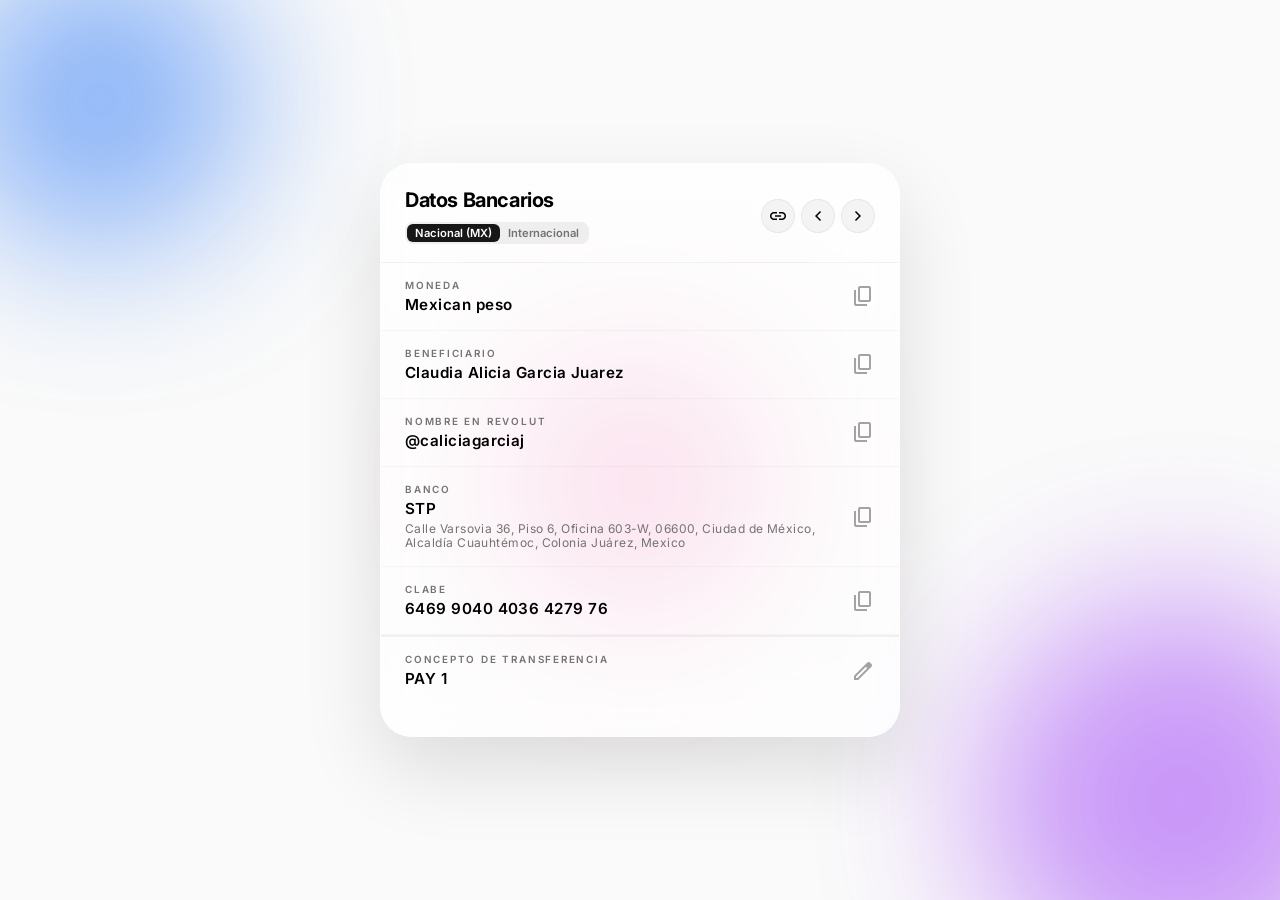
<file: src/projects/claudia/index.html>
<!DOCTYPE html>
<html lang="es">
<head>
    <meta charset="UTF-8">
    <meta name="viewport" content="width=device-width, initial-scale=1.0, maximum-scale=1.0, user-scalable=no, viewport-fit=cover">
    <title>Datos Bancarios — Claudia Alicia Garcia Juarez</title>
    <meta name="description" content="Datos oficiales para transferencias bancarias y pagos en Revolut / STP de Claudia Alicia Garcia Juarez.">
    
    <link rel="stylesheet" href="style.css?v=6">
    <link rel="stylesheet" href="https://fonts.googleapis.com/css2?family=Inter:wght@300;400;500;600;700;800;900&display=swap">
    <link rel="stylesheet" href="https://fonts.googleapis.com/css2?family=Material+Symbols+Outlined:opsz,wght,FILL,GRAD@20..48,100..700,0..1,-50..200">
</head>
<body>
    <!-- Floating Orbs Background for Glassmorphism -->
    <div class="hero-orbs" aria-hidden="true">
        <div class="orb orb-1"></div>
        <div class="orb orb-2"></div>
        <div class="orb orb-3"></div>
    </div>

    <!-- ── Full-Screen Bank Modal View ────────────── -->
    <div class="bank-modal-overlay full-screen-modal open" id="bankModalOverlay">
        <div class="bank-modal-container full-screen-container">
            
            <div class="bank-modal-header">
                <div class="bank-modal-title-group">
                    <h3 class="bank-modal-title">Datos Bancarios</h3>
                    <div style="display: flex; gap: 8px; align-items: center; flex-wrap: wrap; margin-top: 4px;">
                        <div class="revolut-toggle" id="revolutToggleContainer" style="display: flex; background: rgba(0,0,0,0.06); border-radius: 8px; padding: 2px;">
                            <button id="btnRevMx" style="background: var(--gray-900); color: white; border: none; padding: 2px 8px; border-radius: 6px; font-size: 0.7rem; font-weight: 600; cursor: pointer; transition: 0.2s;">Nacional (MX)</button>
                            <button id="btnRevInt" style="background: transparent; color: var(--gray-500); border: none; padding: 2px 8px; border-radius: 6px; font-size: 0.7rem; font-weight: 600; cursor: pointer; transition: 0.2s;">Internacional</button>
                        </div>
                    </div>
                </div>
                
                <div class="bank-modal-header-actions">
                    <button class="bank-nav-header-btn" id="copyUrlBtn" aria-label="Copiar enlace del sitio">
                        <span class="material-symbols-outlined">link</span>
                    </button>
                    <button class="bank-nav-header-btn" id="prevBankBtn" aria-label="Cambiar a cuenta nacional / internacional">
                        <span class="material-symbols-outlined">chevron_left</span>
                    </button>
                    <button class="bank-nav-header-btn" id="nextBankBtn" aria-label="Cambiar a cuenta nacional / internacional">
                        <span class="material-symbols-outlined">chevron_right</span>
                    </button>
                </div>
            </div>

            <div class="bank-modal-body">
                
                <!-- Bank Fields -->
                <div class="bank-field-section">

                    <div class="bank-row" id="rowCurrency" data-copy="Mexican peso" data-field="currency">
                        <div class="bank-row-info">
                            <span class="bank-field-label">Moneda</span>
                            <span class="bank-field-value" id="valCurrency">Mexican peso</span>
                        </div>
                        <span class="material-symbols-outlined bank-row-icon">content_copy</span>
                    </div>

                    <div class="bank-row" data-copy="Claudia Alicia Garcia Juarez" data-field="beneficiary">
                        <div class="bank-row-info">
                            <span class="bank-field-label">Beneficiario</span>
                            <span class="bank-field-value">Claudia Alicia Garcia Juarez</span>
                        </div>
                        <span class="material-symbols-outlined bank-row-icon">content_copy</span>
                    </div>

                    <div class="bank-row" id="rowRevtag" data-copy="@caliciagarciaj" data-field="revtag">
                        <div class="bank-row-info">
                            <span class="bank-field-label">Nombre en Revolut</span>
                            <span class="bank-field-value" id="valRevtag">@caliciagarciaj</span>
                        </div>
                        <span class="material-symbols-outlined bank-row-icon">content_copy</span>
                    </div>

                    <div class="bank-row" id="rowBankName" data-copy="STP" data-field="bank">
                        <div class="bank-row-info">
                            <span class="bank-field-label">Banco</span>
                            <span class="bank-field-value" id="valBankName">
                                STP<br>
                                <span style="font-size: 0.75rem; color: var(--gray-500); font-weight: 400; line-height: 1.2; display: block; margin-top: 4px;">
                                    Calle Varsovia 36, Piso 6, Oficina 603-W, 06600, Ciudad de México, Alcaldía Cuauhtémoc, Colonia Juárez, Mexico
                                </span>
                            </span>
                        </div>
                        <span class="material-symbols-outlined bank-row-icon">content_copy</span>
                    </div>

                    <div class="bank-row" id="rowAccount" data-copy="646990404036427976" data-field="account">
                        <div class="bank-row-info">
                            <span class="bank-field-label" id="lblAccount">CLABE</span>
                            <span class="bank-field-value" id="valAccount">6469 9040 4036 4279 76</span>
                        </div>
                        <span class="material-symbols-outlined bank-row-icon">content_copy</span>
                    </div>

                    <div class="bank-row" id="rowSwift" data-copy="REVOMXM2" data-field="swift" style="display: none;">
                        <div class="bank-row-info">
                            <span class="bank-field-label">BIC/SWIFT code</span>
                            <span class="bank-field-value" id="valSwift">REVOMXM2</span>
                        </div>
                        <span class="material-symbols-outlined bank-row-icon">content_copy</span>
                    </div>
                    
                </div>

                <!-- Fare Editor Section -->
                <div class="fare-section" id="speiFareSection">
                    <div class="fare-closed" id="speiFareClosed">
                        <div class="bank-row" id="speiFareToggleRow">
                            <div class="bank-row-info">
                                <span class="bank-field-label">Concepto de Transferencia</span>
                                <span class="bank-field-value" id="speiFareDisplay">Personalizar y copiar</span>
                            </div>
                            <span class="material-symbols-outlined bank-row-icon">edit</span>
                        </div>
                    </div>
                    
                    <div class="fare-open" id="speiFareOpen">
                        <div class="fare-edit-header">
                            <span class="bank-field-label">Personalizar Concepto SPEI</span>
                            <button class="fare-close-btn" id="speiFareCloseBtn" aria-label="Cerrar editor">
                                <span class="material-symbols-outlined" style="font-size:18px">close</span>
                            </button>
                        </div>
                        <div style="font-size: 0.75rem; color: var(--gray-500); margin-bottom: 14px;">
                            Ingresa tu nombre para generar el concepto con el prefijo oficial PAY.
                        </div>
                        <div class="fare-input-group">
                            <div class="fare-input-row">
                                <label class="fare-input-label">Tu Nombre</label>
                                <input type="text" id="speiFareFirstName" placeholder="JUAN" autocapitalize="characters" spellcheck="false" enterkeyhint="next">
                            </div>
                            <div class="fare-input-row">
                                <label class="fare-input-label">Tu Apellido</label>
                                <input type="text" id="speiFareLastName" placeholder="PEREZ" autocapitalize="characters" spellcheck="false" enterkeyhint="next">
                            </div>
                            <div class="fare-input-row">
                                <label class="fare-input-label">Cantidad de Pagos (1-10)</label>
                                <input type="number" id="speiFareCount" placeholder="1" min="1" max="10" inputmode="numeric" enterkeyhint="done" value="1">
                            </div>
                        </div>
                        <div class="fare-preview">
                            <div style="display: flex; justify-content: space-between; align-items: baseline; margin-bottom: 4px;">
                                <span class="fare-preview-label" style="margin-bottom: 0;">Concepto generado:</span>
                                <span id="speiFareTotalCounter" style="font-size: 0.75rem; color: var(--gray-500); font-weight: 500;">40 restantes</span>
                            </div>
                            <span class="fare-preview-text" id="speiFarePreviewText">PAY 1</span>
                        </div>
                        <div class="fare-footer">
                            <button class="fare-copy-btn" id="speiFareCopyBtn" disabled>Copiar Concepto</button>
                        </div>
                    </div>
                </div>

            </div>
        </div>
    </div>

    <!-- Toast Notification -->
    <div class="copy-toast" id="copyToast" role="alert" aria-live="polite">
        ¡Copiado al portapapeles!
    </div>

    <script src="script.js?v=6"></script>
</body>
</html>
</file>
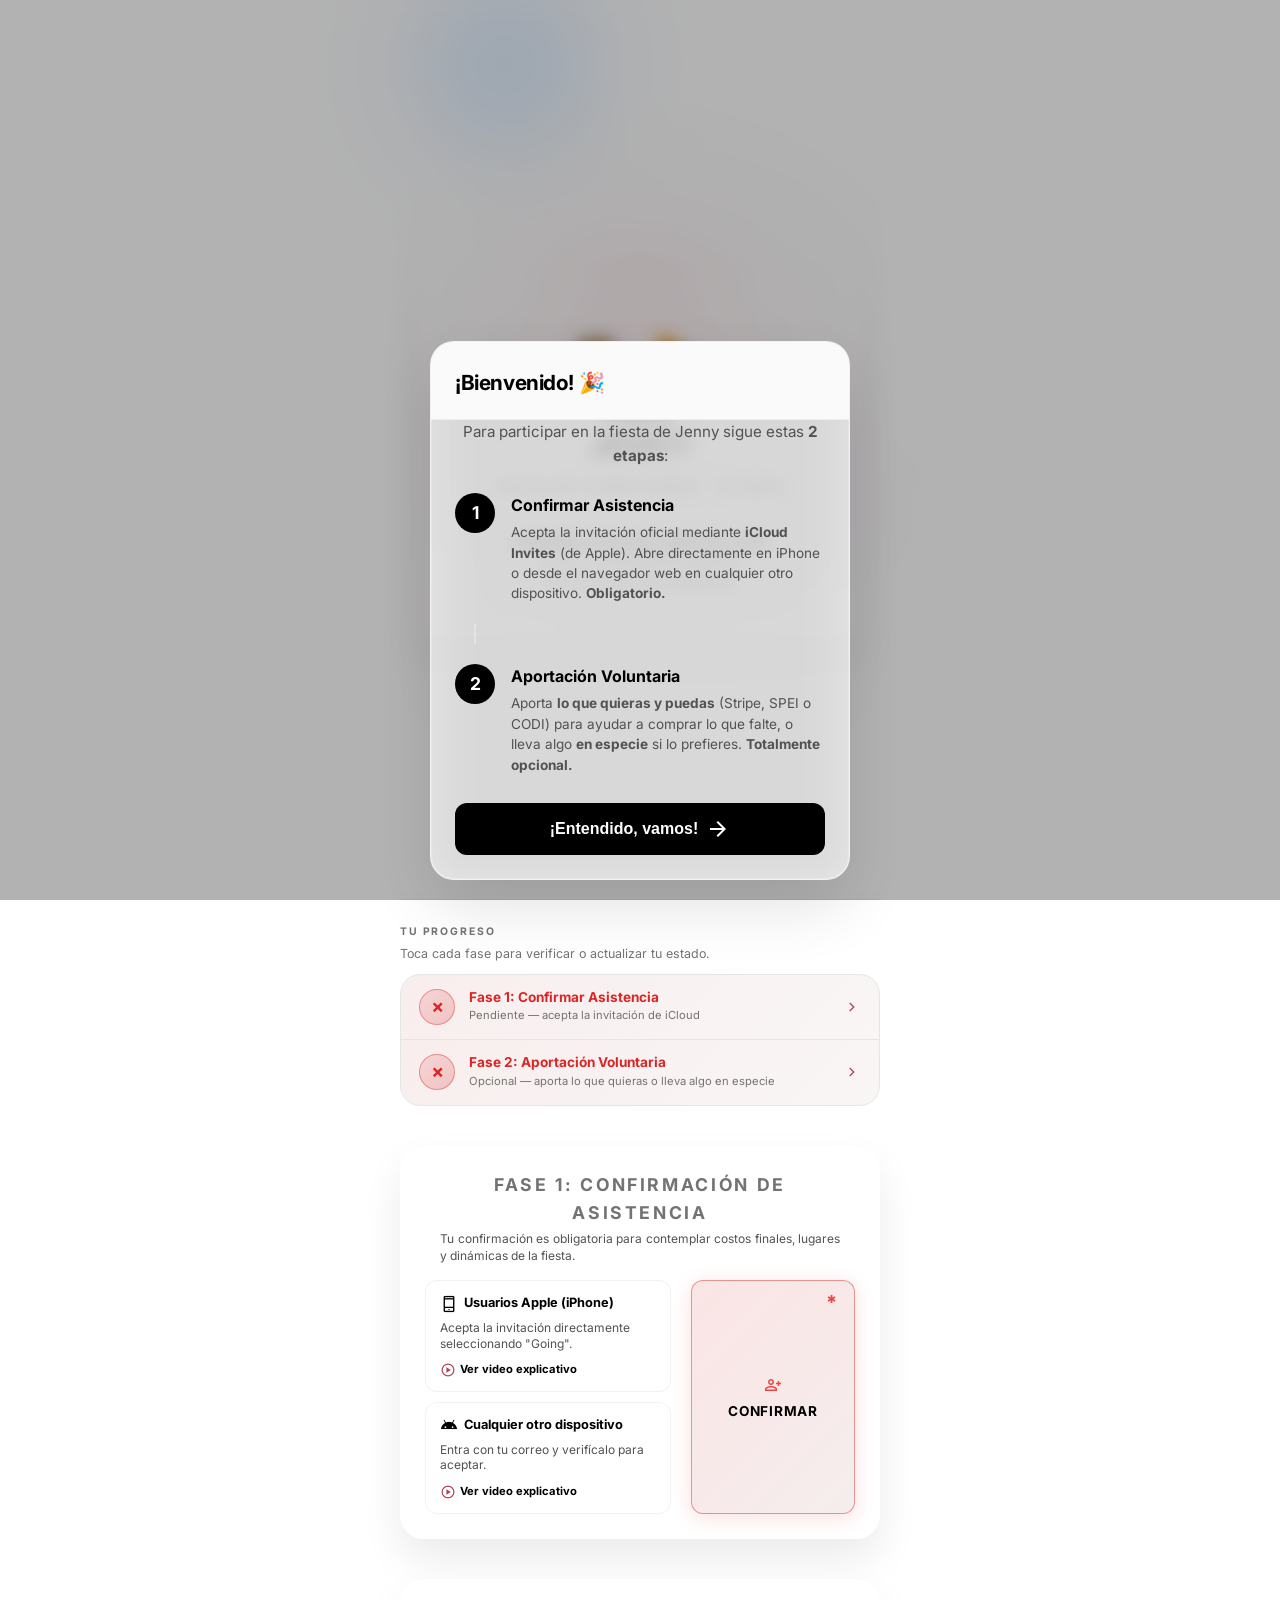
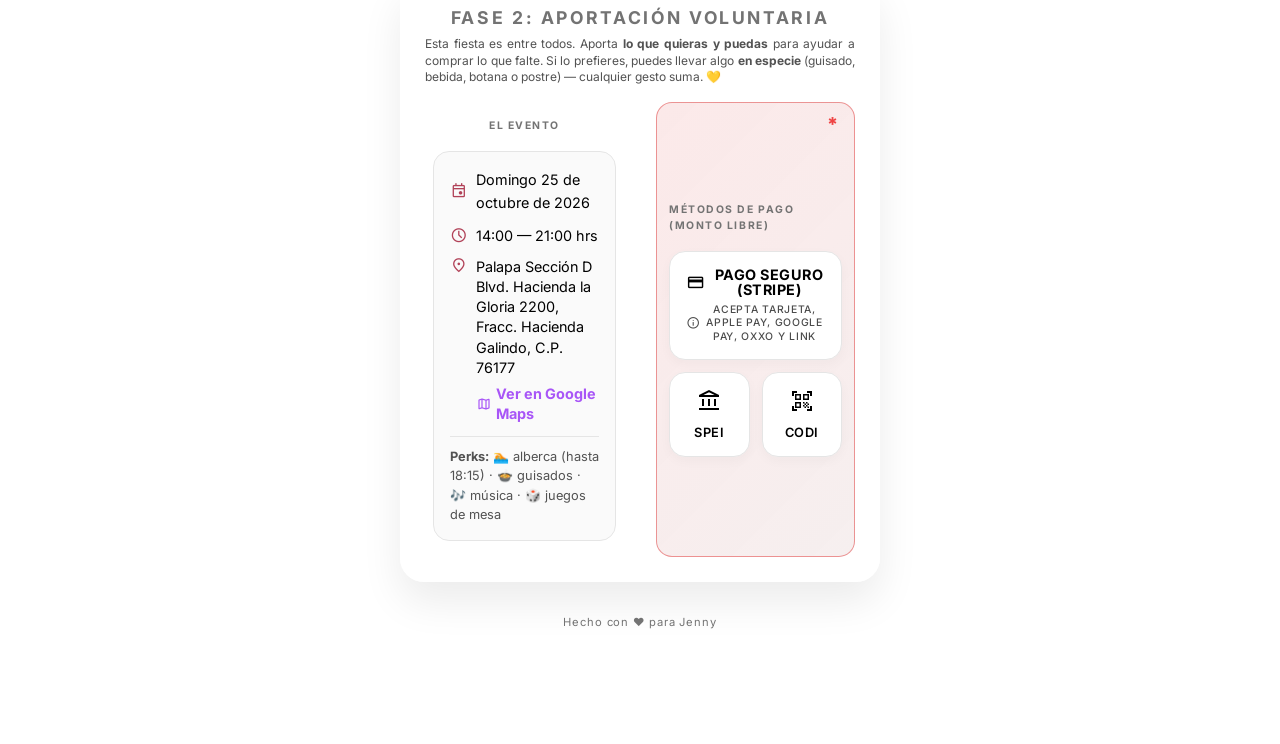
<file: src/projects/jennyFest10252026/index.html>
<!DOCTYPE html>
<html lang="es">
<head>
    <meta charset="UTF-8">
    <meta name="viewport" content="width=device-width, initial-scale=1.0, maximum-scale=1.0, user-scalable=no">
    <title>JennyFest — ¡Feliz cumpleaños, Jenny! · 25 Oct 2026</title>
    <meta name="description" content="Fiesta de cumpleaños de Jenny (18 años). Domingo 25 de octubre de 2026, 14:00–21:00. Palapa Sección D, Hacienda Galindo, Qro. Guisados, alberca (14:00–18:15) y convivencia.">
    <meta name="theme-color" content="#ffffff" media="(prefers-color-scheme: light)">
    <meta name="theme-color" content="#2a0812" media="(prefers-color-scheme: dark)">
    
    <!-- Open Graph / WhatsApp Preview -->
    <meta property="og:title" content="JennyFest · ¡Feliz cumpleaños, Jenny! (18 años)">
    <meta property="og:description" content="Domingo 25 de octubre de 2026, 14:00–21:00. Palapa Sección D, Hacienda Galindo. ¡Guisados, buena compañía, música, juegos de mesa y alberca (hasta 18:15)!">
    <meta property="og:image" content="https://dev.d2bddmxh7dxubo.amplifyapp.com/projects/jennyFest10252026/og-image.jpg">
    <meta property="og:url" content="https://dev.d2bddmxh7dxubo.amplifyapp.com/projects/jennyFest10252026">
    <meta property="og:type" content="website">

    <!-- Favicons / App Icons -->
    <link rel="icon" type="image/svg+xml" href="favicon.svg">
    <link rel="icon" type="image/png" sizes="32x32" href="favicon-32x32.png">
    <link rel="icon" type="image/png" sizes="96x96" href="favicon-96x96.png">
    <link rel="icon" type="image/x-icon" href="favicon.ico">
    <link rel="apple-touch-icon" sizes="180x180" href="apple-touch-icon.png">
    <link rel="manifest" href="manifest.webmanifest">
    <link rel="stylesheet" href="style.css">
</head>
<body>

<div class="page-container">

    <!-- Floating Orbs Background (Bleeding) -->
    <div class="hero-orbs" id="heroOrbs">
        <div class="orb orb-1"></div>
        <div class="orb orb-2"></div>
        <div class="orb orb-3"></div>
    </div>

    <!-- ── Hero ────────────────────────────── -->
    <section class="hero" id="heroSection">
        <!-- Glassmorphism Card -->
        <div class="hero-glass-card" id="heroGlassCard">
            <div class="hero-flag">🍲 🏊</div>
            <h1 class="hero-title">HBD,<br>Jenny</h1>
            <p class="hero-subtitle">Fiesta de Cumpleaños · 18 Años</p>
            <button class="hero-date" id="openItineraryModal">
                Domingo 25 de Octubre de 2026<br>
                <span class="hero-time">14:00 — 21:00 hrs CST (GMT-6)</span>
                <div style="display: flex; align-items: center; justify-content: center; gap: 4px; font-size: 0.75rem; opacity: 0.8; margin-top: 6px; font-weight: 500;">
                    <span class="material-symbols-outlined" style="font-size: 1rem;">info</span>
                    Tap para ver itinerario
                </div>
            </button>
        </div>
    </section>

    <!-- ── Sección de Progreso ────────────────────────────── -->
    <section class="progress-section" id="progress-section">
        <div class="progress-section-header">
            <div class="progress-section-title">Tu progreso</div>
            <div class="progress-section-desc">Toca cada fase para verificar o actualizar tu estado.</div>
        </div>
        <div class="progress-card">
            <!-- Paso 1: Asistencia -->
            <div class="progress-step step-pending" id="progress-step-1">
                <div class="progress-step-icon pending" id="progress-icon-1">✗</div>
                <div class="progress-step-text">
                    <div class="progress-step-title pending" id="progress-title-1">Fase 1: Confirmar Asistencia</div>
                    <div class="progress-step-sub" id="progress-sub-1">Pendiente — acepta la invitación de iCloud</div>
                </div>
                <span class="material-symbols-outlined progress-step-arrow">chevron_right</span>
            </div>
            <!-- Paso 2: Aportación -->
            <div class="progress-step step-pending" id="progress-step-2">
                <div class="progress-step-icon pending" id="progress-icon-2">✗</div>
                <div class="progress-step-text">
                    <div class="progress-step-title pending" id="progress-title-2">Fase 2: Aportación Voluntaria</div>
                    <div class="progress-step-sub" id="progress-sub-2">Opcional — aporta lo que quieras o lleva algo en especie</div>
                </div>
                <span class="material-symbols-outlined progress-step-arrow">chevron_right</span>
            </div>
        </div>
    </section>

    <!-- ── Fase 1: Attendance Section (Two Columns) ────────── -->
    <section class="section attendance-section" id="phase-1-asistencia">
        <div class="section-card glass-card" style="padding: 24px; border-radius: 24px; display: flex; flex-direction: column; gap: 16px;">
            <div style="text-align: center;">
                <div class="attendance-header" style="margin-bottom: 4px; justify-content: center;">
                    <span class="attendance-label" style="font-size: 1.1rem;">Fase 1: Confirmación de Asistencia</span>
                </div>
                <p class="attendance-explanation" style="margin-bottom: 0; color: var(--gray-600); max-width: 400px; margin-left: auto; margin-right: auto;">
                    Tu confirmación es obligatoria para contemplar costos finales, lugares y dinámicas de la fiesta.
                </p>
            </div>
            
            <div class="attendance-grid">
                
                <!-- Left Column: Instructions & Steps -->
                <div class="attendance-info">
                    <div class="attendance-steps">
                    
                    <!-- Apple Button -->
                    <a href="https://youtu.be/vP8dGlX9R5c?si=rLtDVhMy5iZBcShw&t=276" target="_blank" rel="noopener" class="step-card-btn">
                        <div class="step-card-header">
                            <span class="material-symbols-outlined">phone_iphone</span>
                            <strong>Usuarios Apple (iPhone)</strong>
                        </div>
                        <div class="step-card-body">
                            Acepta la invitación directamente seleccionando "Going".
                        </div>
                        <div class="step-card-video">
                            <span class="material-symbols-outlined">play_circle</span>
                            Ver video explicativo
                        </div>
                    </a>

                    <!-- Android / Other Button -->
                    <a href="https://youtu.be/vP8dGlX9R5c?si=4o5nW3hvd_CaMH0-&t=323" target="_blank" rel="noopener" class="step-card-btn">
                        <div class="step-card-header">
                            <span class="material-symbols-outlined">android</span>
                            <strong>Cualquier otro dispositivo</strong>
                        </div>
                        <div class="step-card-body">
                            Entra con tu correo y verifícalo para aceptar.
                        </div>
                        <div class="step-card-video">
                            <span class="material-symbols-outlined">play_circle</span>
                            Ver video explicativo
                        </div>
                    </a>

                </div>
            </div>

            <!-- Right Column: Big CTA -->
            <div class="attendance-action">
                <a href="https://www.icloud.com/invites/05duu7YATIh3zKRAgM71ZZ2eg" target="_blank" rel="noopener" id="attendance-confirm-btn" class="attendance-btn glass-btn pulse-btn obligatory-btn">
                    <span class="material-symbols-outlined">person_add</span>
                    Confirmar
                </a>
            </div>

            </div>
        </div>
    </section>

    <!-- ── Payment Section (Large Card) ──── -->
    <section class="section payment-section" id="phase-2-pagos">
        <div class="section-card glass-card" style="padding: 24px; border-radius: 24px; display: flex; flex-direction: column; gap: 16px;">
            
            <div style="text-align: center;">
                <div class="attendance-header" style="margin-bottom: 4px; justify-content: center;">
                    <span class="attendance-label" style="font-size: 1.1rem;">Fase 2: Aportación Voluntaria</span>
                </div>
                <p class="attendance-explanation" style="margin-bottom: 0; color: var(--gray-600); max-width: 440px; margin-left: auto; margin-right: auto;">
                    Esta fiesta es entre todos. Aporta <strong>lo que quieras y puedas</strong> para ayudar a comprar lo que falte. Si lo prefieres, puedes llevar algo <strong>en especie</strong> (guisado, bebida, botana o postre) — cualquier gesto suma. 💛
                </p>
            </div>

            <div class="payment-large-card">
                
                <!-- Left: Brief del evento + ubicación -->
                <div class="payment-large-left" style="display: flex; flex-direction: column; gap: 12px; margin: 0;">
                    
                    <div class="attendance-header" style="margin-bottom: 4px; justify-content: center;">
                        <span class="attendance-label">El Evento</span>
                    </div>

                    <div class="step-card-btn" style="width: 100%; border: 1px solid var(--border); background: var(--surface); flex-direction: column; align-items: flex-start; padding: 16px; border-radius: 16px; gap: 10px; cursor: default;">
                        <div style="display: flex; align-items: center; gap: 8px; font-size: 0.9rem; color: var(--fg);">
                            <span class="material-symbols-outlined" style="font-size: 1.1rem; color: var(--accent);">event</span>
                            Domingo 25 de octubre de 2026
                        </div>
                        <div style="display: flex; align-items: center; gap: 8px; font-size: 0.9rem; color: var(--fg);">
                            <span class="material-symbols-outlined" style="font-size: 1.1rem; color: var(--accent);">schedule</span>
                            14:00 — 21:00 hrs
                        </div>
                        <div style="display: flex; align-items: flex-start; gap: 8px; font-size: 0.9rem; color: var(--fg); line-height: 1.4;">
                            <span class="material-symbols-outlined" style="font-size: 1.1rem; color: var(--accent);">location_on</span>
                            <span>
                                Palapa Sección D<br>
                                Blvd. Hacienda la Gloria 2200, Fracc. Hacienda Galindo, C.P. 76177
                                <br>
                                <a href="https://www.google.com/maps/search/?api=1&query=Boulevard+Hacienda+la+Gloria+2200,+Fracc+Hacienda+Galindo,+76177" target="_blank" rel="noopener" style="color: var(--accent); font-weight: 700; text-decoration: none; display: inline-flex; align-items: center; gap: 4px; margin-top: 6px;">
                                    <span class="material-symbols-outlined" style="font-size: 1rem;">map</span>
                                    Ver en Google Maps
                                </a>
                            </span>
                        </div>
                        <div style="border-top: 1px solid var(--border); padding-top: 10px; margin-top: 2px; width: 100%; font-size: 0.8rem; color: var(--gray-600); line-height: 1.5;">
                            <strong>Perks:</strong> 🏊 alberca (hasta 18:15) · 🍲 guisados · 🎶 música · 🎲 juegos de mesa
                        </div>
                    </div>
                </div>

            <!-- Right: Payment Methods -->
            <div class="payment-large-right" id="payment-methods-right" style="display: flex; flex-direction: column; gap: 12px; justify-content: center; min-height: 270px;">
                
                <!-- Confirmed Banner (se muestra cuando pagoDone es true) -->
                <div class="payment-confirmed-banner" id="payment-confirmed-banner" style="display: none; width: 100%;">
                    <div style="display: flex; align-items: center; justify-content: center; gap: 8px; font-weight: 700; font-size: 1rem; text-transform: uppercase; letter-spacing: 0.5px; color: var(--fg); padding-bottom: 12px; border-bottom: 1px dashed var(--border); width: 100%;">
                        <span class="material-symbols-outlined" style="font-size: 1.5rem; color: #22c55e;">check_circle</span>
                        ¡Gracias por tu aportación!
                    </div>
                    <div class="confirmed-hint" style="font-size: 0.75rem; color: var(--gray-500); font-weight: 500; margin-top: 12px; display: flex; align-items: center; justify-content: center; gap: 6px;">
                        <span class="material-symbols-outlined" style="font-size: 1rem; color: var(--gray-500);" id="payment-banner-icon">info</span>
                        <span id="payment-banner-text">Tap o hover para ver opciones de pago</span>
                    </div>
                </div>

                <!-- Options Wrapper -->
                <div class="payment-options-wrapper" id="payment-options-wrapper" style="display: flex; flex-direction: column; gap: 12px;">
                    <div class="attendance-header" style="margin-bottom: 4px; justify-content: center;">
                        <span class="attendance-label">Métodos de Pago (monto libre)</span>
                    </div>

                    <!-- Tarjeta (Stripe) -->
                <a href="https://buy.stripe.com/00wcN7doacB95whazGbII02" target="_blank" rel="noopener" class="payment-btn glass-btn stripe-btn" style="flex-direction: column; align-items: center; justify-content: center; text-align: center; padding: 16px; gap: 6px; margin-bottom: 0; border-radius: 16px; border: 1px solid var(--border); background: var(--bg);">
                    <div style="display: flex; align-items: center; justify-content: center; gap: 8px; font-weight: 700; text-transform: uppercase; font-size: 0.9rem; letter-spacing: 0.5px; color: var(--fg);">
                        <span class="material-symbols-outlined" style="font-size: 1.2rem;">credit_card</span>
                        Pago Seguro (Stripe)
                    </div>
                    <div style="display: flex; align-items: center; justify-content: center; gap: 4px; font-size: 0.65rem; font-weight: 500; opacity: 0.7; line-height: 1.3; text-transform: uppercase; color: var(--fg);">
                        <span class="material-symbols-outlined" style="font-size: 0.9rem;">info</span>
                        Acepta Tarjeta, Apple Pay, Google Pay, OXXO y Link
                    </div>
                </a>

                <!-- Efectivo (Dynamic SPEI / CODI) -->
                <div class="efectivo-container" style="gap: 12px; flex-wrap: wrap;">
                    <button class="efectivo-btn glass-btn" id="openBankModal" data-type="spei" style="border-radius: 16px; padding: 16px; border: 1px solid var(--border); background: var(--bg); color: var(--fg);">
                        <span class="material-symbols-outlined" style="font-size: 1.5rem; margin-bottom: 4px;">account_balance</span>
                        <span class="efectivo-label" style="font-weight: 600; font-size: 0.8rem; letter-spacing: 0.5px;">SPEI</span>
                    </button>
                    <button class="efectivo-btn glass-btn" id="openCodiModal" data-type="codi" style="border-radius: 16px; padding: 16px; border: 1px solid var(--border); background: var(--bg); color: var(--fg);">
                        <span class="material-symbols-outlined" style="font-size: 1.5rem; margin-bottom: 4px;">qr_code_scanner</span>
                        <span class="efectivo-label" style="font-weight: 600; font-size: 0.8rem; letter-spacing: 0.5px;">CODI</span>
                    </button>
                </div>
            </div>
            
            </div>
        </div>
    </section>

    <!-- ── Lista de Confirmados (Fase 3 - Revelada) ──────────────────────────── -->
    <section class="section confirmed-section" id="phase-3-confirmed" style="display: none;">
        <div class="content-section card-box" style="padding: 24px; margin-top: 24px;">
            <div class="section-title" style="margin-bottom: 24px; display: flex; align-items: center; justify-content: center; gap: 8px;">
                <span class="material-symbols-outlined" style="color: #22c55e;">verified</span>
                Lista Oficial de Invitados
            </div>
            
            <!-- Botones de Copiado -->
            <div style="display: flex; gap: 8px; flex-wrap: wrap; margin-bottom: 24px; justify-content: center;">
                <button id="btn-copy-confirmed" class="glass-btn" style="padding: 10px 16px; border-radius: 12px; font-size: 0.8rem; flex: 1 1 calc(50% - 4px); background: rgba(34,197,94,0.1); color: #22c55e; border: 1px solid rgba(34,197,94,0.3);">
                    Copiar Asistencia
                </button>
                <button id="btn-copy-paid" class="glass-btn" style="padding: 10px 16px; border-radius: 12px; font-size: 0.8rem; flex: 1 1 calc(50% - 4px); background: rgba(59,130,246,0.1); color: #3b82f6; border: 1px solid rgba(59,130,246,0.3);">
                    Copiar Pagos
                </button>
                <button id="btn-copy-combined" class="glass-btn" style="padding: 10px 16px; border-radius: 12px; font-size: 0.8rem; flex: 1 1 100%; background: var(--surface); color: var(--fg); border: 1px solid var(--border);">
                    Copiar Estatus Combinado (WhatsApp)
                </button>
            </div>

            <!-- Tabla -->
            <div style="overflow-x: auto; border-radius: 16px; border: 1px solid var(--border); background: var(--bg);">
                <table style="width: 100%; min-width: 400px; border-collapse: collapse; font-size: 0.85rem;">
                    <thead style="background: var(--surface); border-bottom: 1.5px solid var(--border);">
                        <tr>
                            <th style="padding: 12px 14px; text-align: center; color: var(--gray-500); font-weight: 600; width: 40px;">No.</th>
                            <th style="padding: 12px 14px; text-align: left; color: var(--gray-500); font-weight: 600;">Nombre</th>
                            <th style="padding: 12px 14px; text-align: center; color: var(--gray-500); font-weight: 600;">Asistencia</th>
                            <th style="padding: 12px 14px; text-align: center; color: var(--gray-500); font-weight: 600;">Pago</th>
                        </tr>
                    </thead>
                    <tbody id="confirmed-table-body">
                        <!-- JS renders rows -->
                    </tbody>
                </table>
            </div>
        </div>
    </section>

    <!-- ── Footer ──────────────────────────── -->
    <footer class="footer">
        <p class="footer-text">Hecho con <span class="footer-heart">♥</span> para Jenny</p>
    </footer>

</div>

<!-- ── Welcome Modal ─────────────────────────────────────── -->
<div class="cost-modal-overlay" id="welcomeModalOverlay">
    <div class="cost-modal-container" style="max-width: 420px;">
        <div class="cost-modal-header">
            <h3 class="cost-modal-title" style="font-size: 1.3rem;">¡Bienvenido! 🎉</h3>
        </div>
        <div class="cost-modal-body" style="padding: 0 24px 24px;">
            <p style="font-size: 0.95rem; color: var(--gray-600); margin-bottom: 24px; line-height: 1.6; text-align: center;">
                Para participar en la fiesta de Jenny sigue estas <strong>2 etapas</strong>:
            </p>

            <!-- Fase 1 -->
            <div style="display: flex; gap: 16px; align-items: flex-start; margin-bottom: 20px;">
                <div style="flex-shrink: 0; width: 40px; height: 40px; border-radius: 50%; background: var(--fg); color: var(--bg); display: flex; align-items: center; justify-content: center; font-weight: 700; font-size: 1.1rem;">1</div>
                <div>
                    <div style="font-weight: 700; font-size: 1rem; color: var(--fg); margin-bottom: 4px;">Confirmar Asistencia</div>
                    <div style="font-size: 0.85rem; color: var(--gray-600); line-height: 1.5;">Acepta la invitación oficial mediante <strong>iCloud Invites</strong> (de Apple). Abre directamente en iPhone o desde el navegador web en cualquier otro dispositivo. <strong>Obligatorio.</strong></div>
                </div>
            </div>

            <!-- Conector -->
            <div style="display: flex; gap: 16px; align-items: center; margin-bottom: 20px; padding-left: 19px;">
                <div style="width: 0; border-left: 2px dashed var(--border); height: 20px;"></div>
            </div>

            <!-- Fase 2 -->
            <div style="display: flex; gap: 16px; align-items: flex-start; margin-bottom: 28px;">
                <div style="flex-shrink: 0; width: 40px; height: 40px; border-radius: 50%; background: var(--fg); color: var(--bg); display: flex; align-items: center; justify-content: center; font-weight: 700; font-size: 1.1rem;">2</div>
                <div>
                    <div style="font-weight: 700; font-size: 1rem; color: var(--fg); margin-bottom: 4px;">Aportación Voluntaria</div>
                    <div style="font-size: 0.85rem; color: var(--gray-600); line-height: 1.5;">Aporta <strong>lo que quieras y puedas</strong> (Stripe, SPEI o CODI) para ayudar a comprar lo que falte, o lleva algo <strong>en especie</strong> si lo prefieres. <strong>Totalmente opcional.</strong></div>
                </div>
            </div>

            <button id="closeWelcomeModal" class="welcome-cta-btn">
                ¡Entendido, vamos! <span class="material-symbols-outlined">arrow_forward</span>
            </button>
        </div>
    </div>
</div>

<!-- ── Bank Modal (Glassmorphism) ──────────────────────── -->
<div class="bank-modal-overlay" id="bankModalOverlay">
    <div class="bank-modal-container">
        <div class="bank-modal-header">
            <h3 class="bank-modal-title">Datos Bancarios</h3>
            <button class="bank-modal-close" id="closeBankModal">
                <span class="material-symbols-outlined">close</span>
            </button>
        </div>

        <div class="bank-modal-body">
            <!-- Bank Fields -->
            <div class="bank-field-section">
                <div class="bank-row" data-copy="Fernando Israel Rios Garcia" data-field="beneficiary">
                    <div class="bank-row-info">
                        <span class="bank-field-label">Beneficiario</span>
                        <span class="bank-field-value">Fernando Israel Rios Garcia</span>
                    </div>
                    <span class="material-symbols-outlined bank-row-icon">content_copy</span>
                </div>

                <div class="bank-row" data-copy="BBVA" data-field="bank">
                    <div class="bank-row-info">
                        <span class="bank-field-label">Banco</span>
                        <span class="bank-field-value">BBVA</span>
                    </div>
                    <span class="material-symbols-outlined bank-row-icon">content_copy</span>
                </div>

                <div class="bank-row" data-copy="012680015013907881" data-field="account">
                    <div class="bank-row-info">
                        <span class="bank-field-label">Número de cuenta</span>
                        <span class="bank-field-value">0126 8001 5013 907881</span>
                    </div>
                    <span class="material-symbols-outlined bank-row-icon">content_copy</span>
                </div>

                <div class="bank-row" data-copy="1614864" data-field="reference">
                    <div class="bank-row-info">
                        <span class="bank-field-label">Referencia</span>
                        <span class="bank-field-value">1614864</span>
                    </div>
                    <span class="material-symbols-outlined bank-row-icon">content_copy</span>
                </div>
            </div>

            <!-- Fare Editor Section -->
            <div class="fare-section" id="speiFareSection">
                <div class="fare-closed" id="speiFareClosed">
                    <div class="bank-row" id="speiFareToggleRow">
                        <div class="bank-row-info">
                            <span class="bank-field-label">Concepto (Fare)</span>
                            <span class="bank-field-value" id="speiFareDisplay">Personalizar y copiar</span>
                        </div>
                        <span class="material-symbols-outlined bank-row-icon">edit</span>
                    </div>
                </div>
                <div class="fare-open" id="speiFareOpen">
                    <div class="fare-edit-header" style="margin-bottom: 4px;">
                        <span class="bank-field-label">Información de transferencia</span>
                        <button class="fare-close-btn" id="speiFareCloseBtn">
                            <span class="material-symbols-outlined" style="font-size:16px">close</span>
                        </button>
                    </div>
                    <div style="font-size: 0.75rem; color: var(--gray-500); margin-bottom: 16px;">
                        * Todos los conceptos son obligatorios.
                    </div>
                    <div class="fare-input-group">
                        <div class="fare-input-row">
                            <label class="fare-input-label">Nombre</label>
                            <input type="text" id="speiFareFirstName" placeholder="JUAN" autocapitalize="characters" spellcheck="false" enterkeyhint="next">
                        </div>
                        <div class="fare-input-row">
                            <label class="fare-input-label">Apellido</label>
                            <input type="text" id="speiFareLastName" placeholder="PEREZ" autocapitalize="characters" spellcheck="false" enterkeyhint="next">
                        </div>
                        <div class="fare-input-row">
                            <label class="fare-input-label">¿Cuántos fares pagas en esta transferencia? (1-17)</label>
                            <input type="number" id="speiFareCount" placeholder="1" min="1" max="17" inputmode="numeric" enterkeyhint="done" value="1">
                        </div>
                    </div>
                    <div class="fare-preview">
                        <div style="display: flex; justify-content: space-between; align-items: baseline; margin-bottom: 4px;">
                            <span class="fare-preview-label" style="margin-bottom: 0;">Concepto generado:</span>
                            <span id="speiFareTotalCounter" style="font-size: 0.75rem; color: var(--gray-500); font-weight: 500;">40 restantes</span>
                        </div>
                        <span class="fare-preview-text" id="speiFarePreviewText">JUAN PEREZ</span>
                    </div>
                    <div class="fare-footer">
                        <button class="fare-copy-btn" id="speiFareCopyBtn" disabled>Copiar Concepto</button>
                    </div>
                </div>
            </div>
        </div>
    </div>
</div>

<!-- ── CODI Modal (Glassmorphism) ──────────────────────── -->
<div class="codi-modal-overlay" id="codiModalOverlay">
    <div class="codi-modal-container bank-modal-container">
        <div class="codi-modal-header">
            <h3 class="codi-modal-title">Pago con CODI</h3>
            <button class="codi-modal-close" id="closeCodiModal">
                <span class="material-symbols-outlined">close</span>
            </button>
        </div>

        <div class="codi-modal-body">
            <div class="codi-instructions">
                Escanea el código QR desde la app de tu banco, o asocia los siguientes datos de referencia.
            </div>

            <!-- QR Code -->
            <div class="codi-qr-container">
                <img src="codi-qr.jpeg" alt="Código QR CODI" class="codi-qr-image" onerror="this.src='data:image/svg+xml;utf8,<svg xmlns=\'http://www.w3.org/2000/svg\' width=\'200\' height=\'200\' viewBox=\'0 0 200 200\'><rect width=\'200\' height=\'200\' fill=\'%23f0f0f0\'/><text x=\'50%\' y=\'50%\' font-family=\'sans-serif\' font-size=\'14\' fill=\'%23a0a0a0\' text-anchor=\'middle\' dy=\'.3em\'>QR CODI</text></svg>'">
            </div>

            <!-- CODI Data -->
            <div class="bank-field-section" style="margin-top: 24px;">
                <div class="bank-row" data-copy="4421604049" data-field="phone">
                    <div class="bank-row-info">
                        <span class="bank-field-label">Teléfono (CODI)</span>
                        <span class="bank-field-value">442 160 4049</span>
                    </div>
                    <span class="material-symbols-outlined bank-row-icon">content_copy</span>
                </div>

                <div class="bank-row">
                    <div class="bank-row-info">
                        <span class="bank-field-label">Banco</span>
                        <span class="bank-field-value">BBVA</span>
                    </div>
                </div>

                <div class="bank-row" data-copy="1614864" data-field="reference">
                    <div class="bank-row-info">
                        <span class="bank-field-label">Referencia</span>
                        <span class="bank-field-value">1614864</span>
                    </div>
                    <span class="material-symbols-outlined bank-row-icon">content_copy</span>
                </div>
                
            <!-- Fare Editor Section for CODI -->
            <div class="fare-section" id="codiFareSection">
                <div class="fare-closed" id="codiFareClosed">
                    <div class="bank-row" id="codiFareToggleRow">
                        <div class="bank-row-info">
                            <span class="bank-field-label">Concepto (Fare)</span>
                            <span class="bank-field-value" id="codiFareDisplay">Personalizar y copiar</span>
                        </div>
                        <span class="material-symbols-outlined bank-row-icon">edit</span>
                    </div>
                </div>
                <div class="fare-open" id="codiFareOpen">
                    <div class="fare-edit-header" style="margin-bottom: 4px;">
                        <span class="bank-field-label">Información de transferencia</span>
                        <button class="fare-close-btn" id="codiFareCloseBtn">
                            <span class="material-symbols-outlined" style="font-size:16px">close</span>
                        </button>
                    </div>
                    <div style="font-size: 0.75rem; color: var(--gray-500); margin-bottom: 16px;">
                        * Todos los conceptos son obligatorios.
                    </div>
                    <div class="fare-input-group">
                        <div class="fare-input-row">
                            <label class="fare-input-label">Nombre</label>
                            <input type="text" id="codiFareFirstName" placeholder="JUAN" autocapitalize="characters" spellcheck="false" enterkeyhint="next">
                        </div>
                        <div class="fare-input-row">
                            <label class="fare-input-label">Apellido</label>
                            <input type="text" id="codiFareLastName" placeholder="PEREZ" autocapitalize="characters" spellcheck="false" enterkeyhint="next">
                        </div>
                        <div class="fare-input-row">
                            <label class="fare-input-label">¿Cuántos fares pagas en esta transferencia? (1-17)</label>
                            <input type="number" id="codiFareCount" placeholder="1" min="1" max="17" inputmode="numeric" enterkeyhint="done" value="1">
                        </div>
                    </div>
                    <div class="fare-preview">
                        <div style="display: flex; justify-content: space-between; align-items: baseline; margin-bottom: 4px;">
                            <span class="fare-preview-label" style="margin-bottom: 0;">Concepto generado:</span>
                            <span id="codiFareTotalCounter" style="font-size: 0.75rem; color: var(--gray-500); font-weight: 500;">40 restantes</span>
                        </div>
                        <span class="fare-preview-text" id="codiFarePreviewText">JUAN PEREZ</span>
                    </div>
                    <div class="fare-footer">
                        <button class="fare-copy-btn" id="codiFareCopyBtn" disabled>Copiar Concepto</button>
                    </div>
                </div>
            </div>
            </div>
        </div>
    </div>
</div>

<!-- Copy Toast -->
<div class="copy-toast" id="copyToast">¡Copiado!</div>

<!-- ── Itinerary Modal (Glassmorphism) ──────────────────────── -->
<div class="itinerary-modal-overlay" id="itineraryModalOverlay">
    <div class="itinerary-modal-container">
        <div class="itinerary-modal-header">
            <h3 class="itinerary-modal-title">Itinerario del Evento</h3>
            <button class="itinerary-modal-close" id="closeItineraryModal">
                <span class="material-symbols-outlined">close</span>
            </button>
        </div>

        <div class="itinerary-modal-body">
            <div class="itinerary-item">
                <span class="itinerary-time">14:00</span>
                <div class="itinerary-content">
                    <span class="itinerary-activity">Llegada y apertura de alberca</span>
                    <span class="itinerary-detail">Bienvenida de invitados · la alberca abre</span>
                </div>
            </div>

            <div class="itinerary-item">
                <span class="itinerary-time">14:30</span>
                <div class="itinerary-content">
                    <span class="itinerary-activity">Inicio de Comida</span>
                    <span class="itinerary-detail">Guisados y parrilla</span>
                </div>
            </div>

            <div class="itinerary-item">
                <span class="itinerary-time">15:30</span>
                <div class="itinerary-content">
                    <span class="itinerary-activity">Convivencia y Alberca</span>
                    <span class="itinerary-detail">Música, plática y nado</span>
                </div>
            </div>

            <div class="itinerary-item">
                <span class="itinerary-time">17:00</span>
                <div class="itinerary-content">
                    <span class="itinerary-activity">Pastel y Mañanitas</span>
                    <span class="itinerary-detail">¡Festejamos a Jenny!</span>
                </div>
            </div>

            <div class="itinerary-item">
                <span class="itinerary-time">17:45</span>
                <div class="itinerary-content">
                    <span class="itinerary-activity">Últimos momentos de alberca</span>
                    <span class="itinerary-detail">La alberca cierra a las 18:15</span>
                </div>
            </div>

            <div class="itinerary-item">
                <span class="itinerary-time">18:30</span>
                <div class="itinerary-content">
                    <span class="itinerary-activity">Juegos de Mesa</span>
                    <span class="itinerary-detail">Dinámicas y juegos</span>
                </div>
            </div>

            <div class="itinerary-item">
                <span class="itinerary-time">19:30</span>
                <div class="itinerary-content">
                    <span class="itinerary-activity">Música y Convivencia</span>
                    <span class="itinerary-detail">Baile y plática</span>
                </div>
            </div>

            <div class="itinerary-item">
                <span class="itinerary-time">20:30</span>
                <div class="itinerary-content">
                    <span class="itinerary-activity">Cierre</span>
                    <span class="itinerary-detail">Últimos momentos de la fiesta</span>
                </div>
            </div>

            <div class="itinerary-item">
                <span class="itinerary-time">21:00</span>
                <div class="itinerary-content">
                    <span class="itinerary-activity">Fin del Evento</span>
                    <span class="itinerary-detail">Despedida de los invitados</span>
                </div>
            </div>
        </div>
    </div>
</div>

<!-- Success Modal -->
<div class="modal-overlay-success" id="success-modal">
    <div class="success-modal-content">
        <span class="material-symbols-outlined success-icon-large">verified</span>
        <h2 style="font-size: 1.5rem; color: var(--fg); margin-bottom: 12px; font-weight: 700;">¡Felicidades!</h2>
        <p style="font-size: 0.95rem; color: var(--gray-600); margin-bottom: 24px; line-height: 1.5;">
            Has completado el proceso de registro exitosamente. Ya estás anotado en la lista final de invitados.
        </p>
        <button class="typeform-btn primary" style="width: 100%; border: none; padding: 14px; font-size: 1rem; border-radius: 12px; background: var(--primary); color: #fff; cursor: pointer; display: flex; align-items: center; justify-content: center; gap: 8px; font-weight: 600;" onclick="closeSuccessModal()">
            Continuar <span class="material-symbols-outlined">arrow_forward</span>
        </button>
    </div>
</div>
<!-- ── Modal de Confirmación (único, reutilizable) ── -->
<div class="modal-overlay-success" id="confirm-modal">
    <div class="success-modal-content" id="confirm-modal-content">
        <!-- El contenido se inyecta dinámicamente -->
    </div>
</div>

<script>
(function() {
    'use strict';

    // ══════════════════════════════════════════════════════════
    //  UTILITIES
    // ══════════════════════════════════════════════════════════

    function triggerHaptic() {
        try { if (navigator.vibrate) navigator.vibrate(50); } catch (e) { /* silent */ }
    }

    function showToast(msg) {
        var t = document.getElementById('copyToast');
        if (!t) return;
        t.textContent = msg || '¡Copiado!';
        t.classList.add('visible');
        clearTimeout(showToast._timer);
        showToast._timer = setTimeout(function() {
            t.classList.remove('visible');
        }, 2200);
    }

    function copyToClipboard(text) {
        if (navigator.clipboard && navigator.clipboard.writeText) {
            return navigator.clipboard.writeText(text);
        }
        var ta = document.createElement('textarea');
        ta.value = text;
        ta.style.position = 'fixed';
        ta.style.left = '-9999px';
        document.body.appendChild(ta);
        ta.select();
        document.execCommand('copy');
        document.body.removeChild(ta);
        return Promise.resolve();
    }

    // ══════════════════════════════════════════════════════════
    //  SCROLL LOCK HELPERS
    // ══════════════════════════════════════════════════════════

    var _scrollYBefore = 0;

    function lockScroll() {
        _scrollYBefore = window.scrollY;
        document.body.style.position = 'fixed';
        document.body.style.top = '-' + _scrollYBefore + 'px';
        document.body.style.left = '0';
        document.body.style.right = '0';
        document.body.style.width = '100%';
        document.body.style.overflowY = 'scroll';
    }

    function unlockScroll() {
        var savedY = parseInt(document.body.style.top || '0', 10) * -1;
        document.body.style.position = '';
        document.body.style.top = '';
        document.body.style.left = '';
        document.body.style.right = '';
        document.body.style.width = '';
        document.body.style.overflowY = '';
        window.scrollTo({ top: savedY, left: 0, behavior: 'instant' });
    }

    // ══════════════════════════════════════════════════════════
    //  PARALLAX & LIQUID GLASS DRAG PHYSICS
    // ══════════════════════════════════════════════════════════

    var heroSection = document.getElementById('heroSection');
    var heroOrbs = document.getElementById('heroOrbs');
    var heroGlassCard = document.getElementById('heroGlassCard');

    var currentX = 0, currentY = 0;
    var scrollY = window.scrollY;

    // Drag state
    var isDragging = false;
    var startX = 0, startY = 0;
    var dragX = 0, dragY = 0;
    var velocityX = 0, velocityY = 0;
    var lastX = 0, lastY = 0;

    function renderParallax() {
        if (heroOrbs) {
            heroOrbs.style.transform = 'translate3d(' + (currentX * -15) + 'px, ' + ((currentY * -15) + (scrollY * 0.4)) + 'px, 0)';
        }
        if (!isDragging && heroGlassCard && dragX === 0 && dragY === 0) {
            heroGlassCard.style.transform = 'translate3d(' + (currentX * 10) + 'px, ' + (currentY * 10) + 'px, 0) scale(1.02)';
        }
    }

    if (heroGlassCard) {
        heroGlassCard.style.cursor = 'grab';

        function onDragStart(e) {
            if (e.target.closest('button') || e.target.closest('a')) return;
            isDragging = true;
            if (heroSection) heroSection.classList.add('is-dragging-card');
            var clientX = e.type.includes('mouse') ? e.clientX : e.touches[0].clientX;
            var clientY = e.type.includes('mouse') ? e.clientY : e.touches[0].clientY;
            startX = clientX - dragX;
            startY = clientY - dragY;
            lastX = clientX;
            lastY = clientY;
            heroGlassCard.style.transition = 'none';
            heroGlassCard.style.cursor = 'grabbing';
        }

        function onDragMove(e) {
            if (!isDragging) return;
            e.preventDefault();
            var clientX = e.type.includes('mouse') ? e.clientX : e.touches[0].clientX;
            var clientY = e.type.includes('mouse') ? e.clientY : e.touches[0].clientY;

            velocityX = clientX - lastX;
            velocityY = clientY - lastY;
            lastX = clientX;
            lastY = clientY;

            dragX = clientX - startX;
            dragY = clientY - startY;

            var stretchX = 1 + Math.abs(velocityX) * 0.002;
            var stretchY = 1 + Math.abs(velocityY) * 0.002;
            var skewX = Math.max(-15, Math.min(15, velocityX * 0.3));
            var skewY = Math.max(-15, Math.min(15, velocityY * 0.3));

            heroGlassCard.style.transform = 'translate3d(' + dragX + 'px, ' + dragY + 'px, 0) scale(' + stretchX + ', ' + stretchY + ') skew(' + skewX + 'deg, ' + skewY + 'deg)';
        }

        function onDragEnd() {
            if (!isDragging) return;
            isDragging = false;
            if (heroSection) heroSection.classList.remove('is-dragging-card');
            heroGlassCard.style.cursor = 'grab';

            heroGlassCard.style.transition = 'transform 0.8s cubic-bezier(0.34, 1.56, 0.64, 1)';
            dragX = 0; dragY = 0;
            heroGlassCard.style.transform = 'translate3d(0, 0, 0) scale(1) skew(0deg, 0deg)';

            setTimeout(function() {
                if (!isDragging) heroGlassCard.style.transition = 'none';
            }, 800);
        }

        heroGlassCard.addEventListener('mousedown', onDragStart);
        window.addEventListener('mousemove', onDragMove, {passive: false});
        window.addEventListener('mouseup', onDragEnd);

        heroGlassCard.addEventListener('touchstart', onDragStart, {passive: false});
        window.addEventListener('touchmove', onDragMove, {passive: false});
        window.addEventListener('touchend', onDragEnd);
    }

    if (heroSection) {
        // Parallax on mouse move
        heroSection.addEventListener('mousemove', function(e) {
            if (isDragging) return;
            var rect = heroSection.getBoundingClientRect();
            currentX = (e.clientX - rect.left - rect.width / 2) / (rect.width / 2);
            currentY = (e.clientY - rect.top - rect.height / 2) / (rect.height / 2);
            renderParallax();
        });

        heroSection.addEventListener('mouseleave', function() {
            if (isDragging) return;
            currentX = 0;
            currentY = 0;
            renderParallax();
            if (heroGlassCard && dragX === 0 && dragY === 0) heroGlassCard.style.transform = 'translate3d(0, 0, 0) scale(1)';
        });

        // Interactive gradient (merged — uses same heroSection element)
        function updateHeroMouse(e) {
            var clientX = e.touches ? e.touches[0].clientX : e.clientX;
            var clientY = e.touches ? e.touches[0].clientY : e.clientY;
            var rect = heroSection.getBoundingClientRect();
            heroSection.style.setProperty('--mouse-x', (clientX - rect.left) + 'px');
            heroSection.style.setProperty('--mouse-y', (clientY - rect.top) + 'px');
        }
        heroSection.addEventListener('mousemove', updateHeroMouse);
        heroSection.addEventListener('touchmove', updateHeroMouse, {passive: true});

        var initialRect = heroSection.getBoundingClientRect();
        heroSection.style.setProperty('--mouse-x', (initialRect.width / 2) + 'px');
        heroSection.style.setProperty('--mouse-y', (initialRect.height / 2) + 'px');
    }

    window.addEventListener('scroll', function() {
        scrollY = window.scrollY;
        if (scrollY < window.innerHeight) {
            window.requestAnimationFrame(renderParallax);
        }
    });

    // ══════════════════════════════════════════════════════════
    //  WELCOME MODAL
    // ══════════════════════════════════════════════════════════

    var welcomeOverlay = document.getElementById('welcomeModalOverlay');
    var closeWelcomeBtn = document.getElementById('closeWelcomeModal');

    function openWelcomeModal() {
        lockScroll();
        welcomeOverlay.classList.add('open');
    }

    function closeWelcomeModal() {
        welcomeOverlay.classList.remove('open');
        unlockScroll();
        localStorage.setItem('wp_welcome_shown', 'true');
    }

    if (closeWelcomeBtn) {
        closeWelcomeBtn.addEventListener('click', function() {
            triggerHaptic();
            closeWelcomeModal();
        });
    }

    if (welcomeOverlay) {
        welcomeOverlay.addEventListener('click', function(e) {
            if (e.target === welcomeOverlay) {
                triggerHaptic();
                closeWelcomeModal();
            }
        });
    }

    // ══════════════════════════════════════════════════════════
    //  EFECTIVO BUTTONS (declared early — used by modal closers)
    // ══════════════════════════════════════════════════════════

    var efectivoBtns = document.querySelectorAll('.efectivo-btn');

    // ══════════════════════════════════════════════════════════
    //  BANK MODAL
    // ══════════════════════════════════════════════════════════

    var bankOverlay = document.getElementById('bankModalOverlay');
    var openBankBtn = document.getElementById('openBankModal');
    var closeBankBtn = document.getElementById('closeBankModal');

    function openBankModal() {
        lockScroll();
        bankOverlay.classList.add('open');
        history.pushState(null, null, '#transferencia');
    }

    function closeBankModal() {
        bankOverlay.classList.remove('open');
        setTimeout(function() {
            efectivoBtns.forEach(function(b) { b.classList.remove('active'); });
        }, 300);
        if (speiEditor) speiEditor.closeAndReset();
        unlockScroll();
        if (window.location.hash === '#transferencia') {
            history.replaceState(null, null, ' ');
        }
    }

    if (openBankBtn) {
        openBankBtn.addEventListener('click', function() {
            triggerHaptic();
            openBankModal();
        });
    }

    if (closeBankBtn) {
        closeBankBtn.addEventListener('click', function() {
            triggerHaptic();
            closeBankModal();
        });
    }

    if (bankOverlay) {
        bankOverlay.addEventListener('click', function(e) {
            if (e.target === bankOverlay) {
                triggerHaptic();
                closeBankModal();
            }
        });
    }

    // ══════════════════════════════════════════════════════════
    //  CODI MODAL
    // ══════════════════════════════════════════════════════════

    var codiOverlay = document.getElementById('codiModalOverlay');
    var openCodiBtn = document.getElementById('openCodiModal');
    var closeCodiBtn = document.getElementById('closeCodiModal');

    function openCodiModal() {
        lockScroll();
        codiOverlay.classList.add('open');
        history.pushState(null, null, '#codi');
    }

    function closeCodiModal() {
        codiOverlay.classList.remove('open');
        setTimeout(function() {
            efectivoBtns.forEach(function(b) { b.classList.remove('active'); });
        }, 300);
        if (codiEditor) codiEditor.closeAndReset();
        unlockScroll();
        if (window.location.hash === '#codi') {
            history.replaceState(null, null, ' ');
        }
    }

    if (openCodiBtn) {
        openCodiBtn.addEventListener('click', function() {
            triggerHaptic();
            openCodiModal();
        });
    }

    if (closeCodiBtn) {
        closeCodiBtn.addEventListener('click', function() {
            triggerHaptic();
            closeCodiModal();
        });
    }

    if (codiOverlay) {
        codiOverlay.addEventListener('click', function(e) {
            if (e.target === codiOverlay) {
                triggerHaptic();
                closeCodiModal();
            }
        });
    }

    // ── Efectivo Button Effects ──
    efectivoBtns.forEach(function(btn) {
        btn.addEventListener('mouseenter', function() {
            efectivoBtns.forEach(function(b) { b.classList.remove('active'); });
            this.classList.add('active');
        });
        btn.addEventListener('mouseleave', function() {
            if (!bankOverlay.classList.contains('open') && !codiOverlay.classList.contains('open')) {
                this.classList.remove('active');
            }
        });
        btn.addEventListener('click', function() {
            efectivoBtns.forEach(function(b) { b.classList.remove('active'); });
            this.classList.add('active');
        });
    });

    // ══════════════════════════════════════════════════════════
    //  BANK ROW CLICK HANDLERS
    // ══════════════════════════════════════════════════════════

    document.querySelectorAll('.bank-row').forEach(function(row) {
        row.addEventListener('click', function() {
            var textToCopy = this.getAttribute('data-copy');
            if (!textToCopy) return; // skip rows without copy data (e.g. fare toggle rows)
            var valueEl = this.querySelector('.bank-field-value');
            var originalText = valueEl.textContent;

            triggerHaptic();

            copyToClipboard(textToCopy).then(function() {
                valueEl.textContent = '¡COPIADO!';
                valueEl.classList.add('copied');
                showToast('¡Copiado al portapapeles!');

                setTimeout(function() {
                    valueEl.textContent = originalText;
                    valueEl.classList.remove('copied');
                }, 2000);
            }).catch(function() {
                showToast('Error al copiar');
            });
        });
    });

    // ══════════════════════════════════════════════════════════
    //  FARE EDITOR LOGIC
    // ══════════════════════════════════════════════════════════

    function initFareEditor(prefix) {
        var fareClosed = document.getElementById(prefix + 'FareClosed');
        var fareOpen = document.getElementById(prefix + 'FareOpen');
        var fareToggleRow = document.getElementById(prefix + 'FareToggleRow');
        var fareCloseBtn = document.getElementById(prefix + 'FareCloseBtn');
        var fareFirstName = document.getElementById(prefix + 'FareFirstName');
        var fareLastName = document.getElementById(prefix + 'FareLastName');
        var fareTotalCounter = document.getElementById(prefix + 'FareTotalCounter');
        var fareCount = document.getElementById(prefix + 'FareCount');
        var fareCopyBtn = document.getElementById(prefix + 'FareCopyBtn');
        var fareDisplay = document.getElementById(prefix + 'FareDisplay');
        var farePreviewText = document.getElementById(prefix + 'FarePreviewText');

        if (!fareClosed) return null;

        function generateFareConcept(strict) {
            var firstName = fareFirstName.value.trim().toUpperCase();
            var lastName = fareLastName.value.trim().toUpperCase();
            var count = parseInt(fareCount.value || '1', 10);
            if (isNaN(count) || count < 1) count = 1;

            var concept = 'FARE ' + count;
            if (firstName) concept += ' ' + firstName;
            if (lastName) concept += ' ' + lastName;

            if (strict && (!firstName || !lastName)) return null;

            return concept.substring(0, 40);
        }

        function updateFarePreview() {
            var conceptToDisplay = generateFareConcept(false);
            var validConcept = generateFareConcept(true);

            farePreviewText.textContent = conceptToDisplay;
            fareCopyBtn.disabled = !validConcept;

            if (fareTotalCounter) {
                var used = conceptToDisplay.length;
                fareTotalCounter.textContent = (40 - used) + ' restantes';
                fareTotalCounter.style.color = (used === 40) ? '#ef4444' : 'var(--gray-500)';
            }
        }

        fareToggleRow.addEventListener('click', function() {
            triggerHaptic();
            fareClosed.style.display = 'none';
            fareOpen.style.display = '';
            updateFarePreview();
            setTimeout(function() { fareFirstName.focus(); }, 100);
        });

        fareCloseBtn.addEventListener('click', function() {
            triggerHaptic();
            fareOpen.style.display = 'none';
            fareClosed.style.display = '';
            fareFirstName.value = '';
            fareLastName.value = '';
            fareCount.value = '1';
            updateFarePreview();
        });

        fareFirstName.addEventListener('input', function() {
            this.value = this.value.toUpperCase();
            updateFarePreview();
        });

        fareLastName.addEventListener('input', function() {
            this.value = this.value.toUpperCase();
            updateFarePreview();
        });

        fareCount.addEventListener('input', function() {
            if (this.value.length > 2) this.value = this.value.slice(0, 2);
            if (parseInt(this.value, 10) > 17) this.value = '17';
            updateFarePreview();
        });

        fareCopyBtn.addEventListener('click', function() {
            var concept = generateFareConcept(true);
            if (!concept) return;

            triggerHaptic();
            copyToClipboard(concept).then(function() {
                fareDisplay.textContent = '¡COPIADO!';
                fareDisplay.classList.add('copied');
                showToast('Concepto copiado: ' + concept);

                fareOpen.style.display = 'none';
                fareClosed.style.display = '';
                fareFirstName.value = '';
                fareLastName.value = '';
                fareCount.value = '1';
                updateFarePreview();

                setTimeout(function() {
                    fareDisplay.textContent = 'Personalizar y copiar';
                    fareDisplay.classList.remove('copied');
                }, 2000);
            }).catch(function() {
                showToast('Error al copiar');
            });
        });

        // Initialize
        fareOpen.style.display = 'none';
        updateFarePreview();

        return {
            closeAndReset: function() {
                fareOpen.style.display = 'none';
                fareClosed.style.display = '';
                fareFirstName.value = '';
                fareLastName.value = '';
                fareCount.value = '';
                updateFarePreview();
            }
        };
    }

    var speiEditor = initFareEditor('spei');
    var codiEditor = initFareEditor('codi');

    // ══════════════════════════════════════════════════════════
    //  ITINERARY MODAL
    // ══════════════════════════════════════════════════════════

    var itineraryOverlay = document.getElementById('itineraryModalOverlay');
    var openItineraryBtn = document.getElementById('openItineraryModal');
    var closeItineraryBtn = document.getElementById('closeItineraryModal');

    function openItineraryModal() {
        lockScroll();
        itineraryOverlay.classList.add('open');
        history.pushState(null, null, '#itinerario');
    }

    function closeItineraryModal() {
        itineraryOverlay.classList.remove('open');
        setTimeout(function() {
            if (openItineraryBtn) openItineraryBtn.classList.remove('active');
        }, 300);
        unlockScroll();
        if (window.location.hash === '#itinerario') {
            history.replaceState(null, null, ' ');
        }
    }

    if (openItineraryBtn) {
        openItineraryBtn.addEventListener('mouseenter', function() {
            this.classList.add('active');
        });
        openItineraryBtn.addEventListener('mouseleave', function() {
            if (!itineraryOverlay.classList.contains('open')) {
                this.classList.remove('active');
            }
        });
        openItineraryBtn.addEventListener('click', function() {
            this.classList.add('active');
            triggerHaptic();
            openItineraryModal();
        });
    }

    if (closeItineraryBtn) {
        closeItineraryBtn.addEventListener('click', function() {
            triggerHaptic();
            closeItineraryModal();
        });
    }

    if (itineraryOverlay) {
        itineraryOverlay.addEventListener('click', function(e) {
            if (e.target === itineraryOverlay) {
                triggerHaptic();
                closeItineraryModal();
            }
        });
    }

    // ══════════════════════════════════════════════════════════
    //  COST MODAL
    // ══════════════════════════════════════════════════════════

    var costOverlay = document.getElementById('costModalOverlay');
    var openCostBtn = document.getElementById('openCostModal');
    var closeCostBtn = document.getElementById('closeCostModal');

    function openCostModal() {
        if (!costOverlay) return;
        if (openCostBtn) openCostBtn.classList.add('active');
        lockScroll();
        costOverlay.classList.add('open');
        history.pushState(null, null, '#costos');
    }

    function closeCostModal() {
        if (openCostBtn) openCostBtn.classList.remove('active');
        if (costOverlay) costOverlay.classList.remove('open');
        unlockScroll();
        if (window.location.hash === '#costos') {
            history.replaceState(null, null, ' ');
        }
    }

    if (openCostBtn) {
        openCostBtn.addEventListener('click', function() {
            triggerHaptic();
            openCostModal();
        });
    }

    if (closeCostBtn) {
        closeCostBtn.addEventListener('click', function() {
            triggerHaptic();
            closeCostModal();
        });
    }

    if (costOverlay) {
        costOverlay.addEventListener('click', function(e) {
            if (e.target === costOverlay) {
                triggerHaptic();
                closeCostModal();
            }
        });
    }

    // ══════════════════════════════════════════════════════════
    //  INTERSECTION OBSERVER (fade-in)
    // ══════════════════════════════════════════════════════════

    if ('IntersectionObserver' in window) {
        var observer = new IntersectionObserver(function(entries) {
            entries.forEach(function(entry) {
                if (entry.isIntersecting) {
                    entry.target.style.animationPlayState = 'running';
                    observer.unobserve(entry.target);
                }
            });
        }, { threshold: 0.1 });

        document.querySelectorAll('.section').forEach(function(section) {
            section.style.animationPlayState = 'paused';
            observer.observe(section);
        });
    }

    // ══════════════════════════════════════════════════════════
    //  URL HASH — AUTO-OPEN MODALS
    // ══════════════════════════════════════════════════════════

    function checkHashAndOpenModal() {
        var hash = window.location.hash.substring(1);
        if (hash === 'itinerario') openItineraryModal();
        else if (hash === 'costos' || hash === 'costos-opcion1') openCostModal();
        else if (hash === 'transferencia') openBankModal();
        else if (hash === 'codi') openCodiModal();
    }

    window.addEventListener('hashchange', function() {
        var hash = window.location.hash.substring(1);
        if (hash === 'itinerario') openItineraryModal();
        else if (hash === 'costos' || hash === 'costos-opcion1') openCostModal();
        else if (hash === 'transferencia') openBankModal();
        else if (hash === 'codi') openCodiModal();
        else {
            if (itineraryOverlay && itineraryOverlay.classList.contains('open')) closeItineraryModal();
            if (costOverlay && costOverlay.classList.contains('open')) closeCostModal();
            if (bankOverlay && bankOverlay.classList.contains('open')) closeBankModal();
            if (codiOverlay && codiOverlay.classList.contains('open')) closeCodiModal();
        }
    });

    // ══════════════════════════════════════════════════════════
    //  STATE MANAGEMENT — VISUAL STATES
    // ══════════════════════════════════════════════════════════

    function applyVisualStates() {
        var asistenciaDone = localStorage.getItem('wp_asistencia_done') === 'true';
        var pagoDone       = localStorage.getItem('wp_pago_done') === 'true';
        var confirmBtn     = document.getElementById('attendance-confirm-btn');
        var phase1Section  = document.getElementById('phase-1-asistencia');
        var methodsRight   = document.getElementById('payment-methods-right');

        // ── Attendance button: red if pending, green if done ──
        if (confirmBtn) {
            confirmBtn.classList.remove('attendance-btn-pending', 'attendance-btn-done');
            if (!asistenciaDone) {
                confirmBtn.classList.add('attendance-btn-pending');
                confirmBtn.innerHTML = '<span class="material-symbols-outlined">person_add</span> Confirmar';
                if (phase1Section) {
                    var lbl1 = phase1Section.querySelector('.attendance-label');
                    if (lbl1) lbl1.innerHTML = 'Fase 1: Confirmación de Asistencia';
                }
            } else {
                confirmBtn.classList.add('attendance-btn-done');
                confirmBtn.innerHTML = '<span class="material-symbols-outlined">check_circle</span> ASISTENCIA CONFIRMADA';
                if (phase1Section) {
                    var lbl1d = phase1Section.querySelector('.attendance-label');
                    if (lbl1d) lbl1d.innerHTML = '✅ Fase 1: Confirmación Completada';
                }
            }
        }

        // ── Payment methods right container: red/green + banner ──
        var banner = document.getElementById('payment-confirmed-banner');
        var wrapper = document.getElementById('payment-options-wrapper');

        if (methodsRight) {
            methodsRight.classList.remove('methods-pending', 'methods-done');
            if (pagoDone) {
                methodsRight.classList.add('methods-done');
                if (banner && wrapper) {
                    banner.style.display = 'flex';
                    wrapper.style.display = 'none';
                }
            } else {
                methodsRight.classList.add('methods-pending');
                if (banner && wrapper) {
                    banner.style.display = 'none';
                    wrapper.style.display = 'flex';
                }
            }
        }

        // ── Banner hover/tap interaction (hook once) ──
        if (methodsRight && !methodsRight._bannerHooked) {
            methodsRight._bannerHooked = true;
            var isAnimating = false;

            var pbText = document.getElementById('payment-banner-text');
            if (pbText) {
                if (('ontouchstart' in window) || (navigator.maxTouchPoints > 0)) {
                    pbText.textContent = 'Tap para ver opciones de pago';
                } else {
                    pbText.textContent = 'Click o hover para opciones';
                }
            }

            function revealPaymentOptions() {
                if (localStorage.getItem('wp_pago_done') !== 'true') return;
                var b = document.getElementById('payment-confirmed-banner');
                var w = document.getElementById('payment-options-wrapper');
                if (!b || !w || isAnimating) return;

                if (b.style.display !== 'none') {
                    isAnimating = true;
                    w.style.pointerEvents = 'none';
                    b.classList.add('fade-out-content');
                    setTimeout(function() {
                        b.style.display = 'none';
                        b.classList.remove('fade-out-content');
                        w.style.display = 'flex';
                        w.classList.add('fade-in-content');
                        setTimeout(function() {
                            w.classList.remove('fade-in-content');
                            w.style.pointerEvents = '';
                            isAnimating = false;
                        }, 350);
                    }, 300);
                }
            }

            function hidePaymentOptions() {
                var b = document.getElementById('payment-confirmed-banner');
                var w = document.getElementById('payment-options-wrapper');
                if (!b || !w || isAnimating) return;

                if (w.style.display !== 'none') {
                    isAnimating = true;
                    b.style.pointerEvents = 'none';
                    w.classList.add('fade-out-content');
                    setTimeout(function() {
                        w.style.display = 'none';
                        w.classList.remove('fade-out-content');
                        b.style.display = 'flex';
                        b.classList.add('fade-in-content');
                        setTimeout(function() {
                            b.classList.remove('fade-in-content');
                            b.style.pointerEvents = '';
                            isAnimating = false;
                        }, 350);
                    }, 300);
                }
            }

            var isTouch = ('ontouchstart' in window) || (navigator.maxTouchPoints > 0);
            if (!isTouch) {
                methodsRight.addEventListener('mouseenter', revealPaymentOptions);
            }
            methodsRight.addEventListener('click', function() {
                var b = document.getElementById('payment-confirmed-banner');
                if (b && b.style.display !== 'none' && !isAnimating) {
                    revealPaymentOptions();
                }
            });

            if (wrapper) {
                wrapper.addEventListener('click', function(e) {
                    if (localStorage.getItem('wp_pago_done') === 'true' && !e.target.closest('a') && !e.target.closest('button')) {
                        hidePaymentOptions();
                    }
                });
            }
        }

        // ── Phase 2 label when paid ──
        var phase2Pagos2 = document.getElementById('phase-2-pagos');
        if (phase2Pagos2 && pagoDone) {
            var lbl2 = phase2Pagos2.querySelector('.attendance-label');
            if (lbl2) lbl2.innerHTML = '✅ Fase 2: Aportación Registrada';
        }
    }

    // ══════════════════════════════════════════════════════════
    //  GUESTS DATA & TABLE (Phase 3)
    // ══════════════════════════════════════════════════════════

    var guestsData = [
        { id: 1, name: "Javier Gutiérrez", asistencia: true, pago: true },
        { id: 3, name: "Kary", asistencia: true, pago: true },
        { id: 4, name: "Eduardo Castañeda", asistencia: true, pago: true },
        { id: 6, name: "Peps", asistencia: true, pago: false },
        { id: 7, name: "Sebas Galindo", asistencia: true, pago: false },
        { id: 8, name: "Isis Molfabon", asistencia: true, pago: true },
        { id: 9, name: "Daniel Pineda", asistencia: true, pago: true },
        { id: 10, name: "Pau", asistencia: true, pago: true },
        { id: 11, name: "Riverssssss", asistencia: true, pago: true },
        { id: 12, name: "Invitado 12", asistencia: false, pago: false },
        { id: 13, name: "Invitado 13", asistencia: false, pago: false },
        { id: 14, name: "Invitado 14", asistencia: false, pago: false },
        { id: 15, name: "Invitado 15", asistencia: false, pago: false },
        { id: 16, name: "Invitado 16", asistencia: false, pago: false },
        { id: 17, name: "Invitado 17", asistencia: false, pago: false }
    ];

    function renderConfirmedTable() {
        var tbody = document.getElementById('confirmed-table-body');
        if (!tbody) return;
        var html = '';
        guestsData.forEach(function(g) {
            var asisBadge = g.asistencia
                ? '<span style="color:#22c55e; font-weight:700; display:inline-flex; align-items:center; gap:2px;"><span class="material-symbols-outlined" style="font-size:1rem;">check_circle</span> Confirmado</span>'
                : '<span style="color:#ef4444; font-weight:600; display:inline-flex; align-items:center; gap:2px;"><span class="material-symbols-outlined" style="font-size:1rem;">cancel</span> Pendiente</span>';
            var pagoBadge = g.pago
                ? '<span style="color:#22c55e; font-weight:700; display:inline-flex; align-items:center; gap:2px;"><span class="material-symbols-outlined" style="font-size:1rem;">check_circle</span> Pagado</span>'
                : '<span style="color:#ef4444; font-weight:600; display:inline-flex; align-items:center; gap:2px;"><span class="material-symbols-outlined" style="font-size:1rem;">cancel</span> Pendiente</span>';

            html += '<tr style="border-bottom: 1px solid var(--border); transition: background 0.2s;">' +
                    '<td style="padding: 10px 14px; text-align: center; color: var(--gray-500); font-weight: 600;">' + g.id + '</td>' +
                    '<td style="padding: 10px 14px; font-weight: 600; color: var(--fg);">' + g.name + '</td>' +
                    '<td style="padding: 10px 14px; text-align: center;">' + asisBadge + '</td>' +
                    '<td style="padding: 10px 14px; text-align: center;">' + pagoBadge + '</td>' +
                    '</tr>';
        });
        tbody.innerHTML = html;
    }

    function setupListCopyButtons() {
        var btnConfirmed = document.getElementById('btn-copy-confirmed');
        var btnPaid = document.getElementById('btn-copy-paid');
        var btnCombined = document.getElementById('btn-copy-combined');

        if (btnConfirmed && !btnConfirmed._hooked) {
            btnConfirmed._hooked = true;
            btnConfirmed.addEventListener('click', function() {
                var confList = guestsData.filter(function(g) { return g.asistencia; });
                var txt = "*📋 LISTA DE ASISTENCIA CONFIRMADA*\n" +
                    "_Fiesta de Cumpleaños de Jenny_ 🎉\n\n" +
                    confList.map(function(g, i) { return (i + 1) + ". " + g.name + " - ✅ *Confirmado*"; }).join("\n");
                copyToClipboard(txt).then(function() { showToast("¡Lista de Asistencia copiada! 📋"); });
            });
        }
        if (btnPaid && !btnPaid._hooked) {
            btnPaid._hooked = true;
            btnPaid.addEventListener('click', function() {
                var paidList = guestsData.filter(function(g) { return g.pago; });
                var txt = "*📋 LISTA DE APORTACIONES REALIZADAS (VOLUNTARIAS)*\n" +
                    "_Fiesta de Cumpleaños de Jenny_ 🎉\n\n" +
                    paidList.map(function(g, i) { return (i + 1) + ". " + g.name + " - ✅ *Aportación Registrada*"; }).join("\n");
                copyToClipboard(txt).then(function() { showToast("¡Lista de Pagos copiada! 📋"); });
            });
        }
        if (btnCombined && !btnCombined._hooked) {
            btnCombined._hooked = true;
            btnCombined.addEventListener('click', function() {
                var txt = "*📋 ESTATUS GENERAL DE INVITADOS (ASISTENCIA Y PAGO)*\n" +
                    "_Fiesta de Cumpleaños de Jenny_ 🎉\n\n" +
                    guestsData.map(function(g, i) {
                        var asisTxt = g.asistencia ? "✅ *Asistencia: Confirmada*" : "⏳ *Asistencia: Pendiente*";
                        var pagoTxt = g.pago ? "✅ *Aportación: Registrada*" : "⏳ *Aportación: Pendiente*";
                        return (i + 1) + ". " + g.name + " — " + asisTxt + " | " + pagoTxt;
                    }).join("\n");
                copyToClipboard(txt).then(function() { showToast("¡Estatus Combinado copiado! 📋"); });
            });
        }
    }

    function updateConfirmedSectionVisibility() {
        var asistenciaDone = localStorage.getItem('wp_asistencia_done') === 'true';
        var pagoDone       = localStorage.getItem('wp_pago_done') === 'true';
        var phase3 = document.getElementById('phase-3-confirmed');
        if (phase3) {
            if (asistenciaDone && pagoDone) {
                phase3.style.display = 'block';
                renderConfirmedTable();
                setupListCopyButtons();
            } else {
                phase3.style.display = 'none';
            }
        }
    }

    // ══════════════════════════════════════════════════════════
    //  PROGRESS SECTION — UPDATE UI
    // ══════════════════════════════════════════════════════════

    function updateProgressSection() {
        var asistenciaDone = localStorage.getItem('wp_asistencia_done') === 'true';
        var pagoDone       = localStorage.getItem('wp_pago_done') === 'true';

        var step1  = document.getElementById('progress-step-1');
        var icon1  = document.getElementById('progress-icon-1');
        var title1 = document.getElementById('progress-title-1');
        var sub1   = document.getElementById('progress-sub-1');
        var step2  = document.getElementById('progress-step-2');
        var icon2  = document.getElementById('progress-icon-2');
        var title2 = document.getElementById('progress-title-2');
        var sub2   = document.getElementById('progress-sub-2');
        if (!step1) return;

        if (asistenciaDone) {
            step1.className = 'progress-step step-done';
            icon1.className = 'progress-step-icon done'; icon1.textContent = '✓';
            title1.className = 'progress-step-title done'; title1.textContent = 'Fase 1: Asistencia Confirmada ✅';
            sub1.textContent = '¡Ya estás en la lista de invitados!';
        } else {
            step1.className = 'progress-step step-pending';
            icon1.className = 'progress-step-icon pending'; icon1.textContent = '✗';
            title1.className = 'progress-step-title pending'; title1.textContent = 'Fase 1: Confirmar Asistencia';
            sub1.textContent = 'Pendiente — acepta la invitación de iCloud';
        }

        if (pagoDone) {
            step2.className = 'progress-step step-done';
            icon2.className = 'progress-step-icon done'; icon2.textContent = '✓';
            title2.className = 'progress-step-title done'; title2.textContent = 'Fase 2: Aportación Registrada ✅';
            sub2.textContent = '¡Gracias por tu aportación voluntaria!';
        } else {
            step2.className = 'progress-step step-pending';
            icon2.className = 'progress-step-icon pending'; icon2.textContent = '✗';
            title2.className = 'progress-step-title pending'; title2.textContent = 'Fase 2: Aportación Voluntaria';
            sub2.textContent = 'Opcional — aporta lo que quieras o lleva algo en especie';
        }

        // Taps on progress steps open confirm modal
        if (!step1._tapHooked) {
            step1._tapHooked = true;
            step1.addEventListener('click', function() {
                openConfirmModal(htmlPhase1Ask());
            });
        }
        if (!step2._tapHooked) {
            step2._tapHooked = true;
            step2.addEventListener('click', function() {
                openConfirmModal(htmlPhase2Ask());
            });
        }

        updateConfirmedSectionVisibility();
    }

    // ══════════════════════════════════════════════════════════
    //  PROGRESSIVE DISCLOSURE (hooks for auto-confirm flow)
    // ══════════════════════════════════════════════════════════

    function initProgressiveDisclosure() {
        var confirmBtn = document.getElementById('attendance-confirm-btn');
        var phase2Pagos = document.getElementById('phase-2-pagos');

        // Apply all visual states (colors, labels, buttons)
        applyVisualStates();

        // ── Hook: confirm attendance button (iCloud) ──
        if (confirmBtn && !confirmBtn._hooked) {
            confirmBtn._hooked = true;
            confirmBtn.addEventListener('click', function() {
                localStorage.setItem('wp_icloud_clicked', 'true');
                setTimeout(function() {
                    if (localStorage.getItem('wp_asistencia_done') !== 'true') {
                        localStorage.removeItem('wp_icloud_clicked');
                        localStorage.setItem('wp_asistencia_asked', 'true');
                        openConfirmModal(htmlPhase1Ask());
                    }
                }, 1500);
            });
        }

        // ── Hook: payment buttons with debounce ──
        if (phase2Pagos && !phase2Pagos._hooksAttached) {
            phase2Pagos._hooksAttached = true;

            var payDebounceTimer = null;
            var payDebouncing = false;

            function isPayModalOpen() {
                var bank = document.getElementById('bankModalOverlay');
                var codi = document.getElementById('codiModalOverlay');
                return (bank && bank.classList.contains('open')) ||
                       (codi && codi.classList.contains('open'));
            }

            function triggerPayConfirm(delay) {
                if (localStorage.getItem('wp_pago_asked') === 'true') return;

                if (payDebouncing) {
                    clearTimeout(payDebounceTimer);
                } else {
                    payDebouncing = true;
                }
                payDebounceTimer = setTimeout(function() {
                    payDebouncing = false;
                    localStorage.setItem('wp_pago_asked', 'true');
                    if (!isPayModalOpen()) {
                        openConfirmModal(htmlPhase2Ask());
                    } else {
                        var pollClose = setInterval(function() {
                            if (!isPayModalOpen()) {
                                clearInterval(pollClose);
                                openConfirmModal(htmlPhase2Ask());
                            }
                        }, 400);
                    }
                }, delay);
            }

            // Stripe — 1s delay (opens in new tab)
            var stripeBtn = phase2Pagos.querySelector('.stripe-btn');
            if (stripeBtn) {
                stripeBtn.addEventListener('click', function() { triggerPayConfirm(1000); });
            }

            // SPEI — 3s delay
            var speiBtn = document.getElementById('openBankModal');
            if (speiBtn) {
                speiBtn.addEventListener('click', function() { triggerPayConfirm(3000); });
            }

            // CODI — 3s delay
            var codiBtn = document.getElementById('openCodiModal');
            if (codiBtn) {
                codiBtn.addEventListener('click', function() { triggerPayConfirm(3000); });
            }
        }
    }

    // ══════════════════════════════════════════════════════════
    //  CONFIRM MODAL SYSTEM
    // ══════════════════════════════════════════════════════════

    function swapModalContent(newHTML, onDone) {
        var content = document.getElementById('confirm-modal-content');
        content.classList.add('modal-content-swap');
        setTimeout(function() {
            content.innerHTML = newHTML;
            content.classList.remove('modal-content-swap');
            content.classList.add('modal-content-in');
            setTimeout(function() {
                content.classList.remove('modal-content-in');
                if (onDone) onDone();
            }, 250);
        }, 200);
    }

    function openConfirmModal(html) {
        var content = document.getElementById('confirm-modal-content');
        content.innerHTML = html;
        document.getElementById('confirm-modal').classList.add('active');
    }

    function closeConfirmModal() {
        document.getElementById('confirm-modal').classList.remove('active');
        setTimeout(function() {
            updateProgressSection();
            applyVisualStates();
            updateConfirmedSectionVisibility();
        }, 50);
    }

    // ── Modal Content Builders ──

    function htmlPhase1Ask() {
        return '<span class="material-symbols-outlined" style="font-size:48px;color:var(--primary);margin-bottom:12px">event_available</span>' +
            '<h2 style="font-size:1.25rem;color:var(--fg);margin-bottom:10px;font-weight:700">¿Confirmaste tu asistencia?</h2>' +
            '<p style="font-size:0.88rem;color:var(--gray-600);margin-bottom:22px;line-height:1.5">¿Ya aceptaste la invitación en iCloud y quedaste en la lista?</p>' +
            '<div style="display:flex;gap:10px">' +
            '<button onclick="confirmPhase1(false)" style="flex:1;padding:13px;border-radius:12px;border:1.5px solid rgba(220,38,38,0.5);background:linear-gradient(135deg,rgba(220,38,38,0.12),rgba(220,38,38,0.06));color:#dc2626;font-family:var(--font);font-size:0.88rem;font-weight:700;cursor:pointer;backdrop-filter:blur(8px)">✗ Aún no</button>' +
            '<button onclick="confirmPhase1(true)" style="flex:1;padding:13px;border-radius:12px;border:1.5px solid rgba(34,197,94,0.5);background:linear-gradient(135deg,rgba(22,163,74,0.15),rgba(34,197,94,0.08));color:var(--success);font-family:var(--font);font-size:0.88rem;font-weight:700;cursor:pointer;backdrop-filter:blur(8px)">✓ ¡Sí, ya estoy!</button>' +
            '</div>';
    }

    function htmlPhase1Success() {
        return '<span class="material-symbols-outlined" style="font-size:52px;color:var(--success);margin-bottom:12px">check_circle</span>' +
            '<h2 style="font-size:1.25rem;color:var(--success);margin-bottom:10px;font-weight:700">¡Fase 1 Completada! ✅</h2>' +
            '<p style="font-size:0.88rem;color:var(--gray-600);margin-bottom:22px;line-height:1.5">Ya estás en la lista de invitados. Ahora puedes realizar tu aportación en la Fase 2. ¡Gracias!</p>' +
            '<button onclick="closeConfirmModal()" style="width:100%;padding:13px;border-radius:12px;border:1.5px solid rgba(34,197,94,0.5);background:linear-gradient(135deg,rgba(22,163,74,0.15),rgba(34,197,94,0.08));color:var(--success);font-family:var(--font);font-size:0.9rem;font-weight:700;cursor:pointer;backdrop-filter:blur(8px)">¡Entendido! 🎉</button>';
    }

    function htmlPhase2Ask() {
        return '<span class="material-symbols-outlined" style="font-size:48px;color:var(--primary);margin-bottom:12px">payments</span>' +
            '<h2 style="font-size:1.25rem;color:var(--fg);margin-bottom:10px;font-weight:700">¿Realizaste tu aportación?</h2>' +
            '<p style="font-size:0.88rem;color:var(--gray-600);margin-bottom:22px;line-height:1.5">¿Hiciste tu aportación voluntaria por Stripe, SPEI o CODI (o llevarás algo en especie)?</p>' +
            '<div style="display:flex;gap:10px">' +
            '<button onclick="confirmPhase2(false)" style="flex:1;padding:13px;border-radius:12px;border:1.5px solid rgba(220,38,38,0.5);background:linear-gradient(135deg,rgba(220,38,38,0.12),rgba(220,38,38,0.06));color:#dc2626;font-family:var(--font);font-size:0.88rem;font-weight:700;cursor:pointer;backdrop-filter:blur(8px)">✗ Todavía no</button>' +
            '<button onclick="confirmPhase2(true)" style="flex:1;padding:13px;border-radius:12px;border:1.5px solid rgba(34,197,94,0.5);background:linear-gradient(135deg,rgba(22,163,74,0.15),rgba(34,197,94,0.08));color:var(--success);font-family:var(--font);font-size:0.88rem;font-weight:700;cursor:pointer;backdrop-filter:blur(8px)">✓ ¡Sí, ya pagué!</button>' +
            '</div>';
    }

    function htmlPhase2Success() {
        return '<span class="material-symbols-outlined" style="font-size:52px;color:var(--success);margin-bottom:12px">check_circle</span>' +
            '<h2 style="font-size:1.25rem;color:var(--success);margin-bottom:10px;font-weight:700">¡Fase 2 Completada! ✅</h2>' +
            '<p style="font-size:0.88rem;color:var(--gray-600);margin-bottom:22px;line-height:1.5">¡Gracias por tu aportación voluntaria! Cada gesto suma. ¡Nos vemos el 25 de octubre! 🎉</p>' +
            '<button onclick="closeConfirmModal()" style="width:100%;padding:13px;border-radius:12px;border:1.5px solid rgba(34,197,94,0.5);background:linear-gradient(135deg,rgba(22,163,74,0.15),rgba(34,197,94,0.08));color:var(--success);font-family:var(--font);font-size:0.9rem;font-weight:700;cursor:pointer;backdrop-filter:blur(8px)">¡Entendido! 🍲🏊</button>';
    }

    // ── Phase Confirmations ──

    function confirmPhase1(done) {
        if (done) {
            localStorage.setItem('wp_asistencia_done', 'true');
            swapModalContent(htmlPhase1Success());
        } else {
            localStorage.removeItem('wp_asistencia_done');
            closeConfirmModal();
        }
        updateProgressSection();
        applyVisualStates();
        initProgressiveDisclosure();
    }

    function confirmPhase2(done) {
        if (done) {
            localStorage.setItem('wp_pago_done', 'true');
            swapModalContent(htmlPhase2Success());
        } else {
            localStorage.removeItem('wp_pago_done');
            closeConfirmModal();
        }
        updateProgressSection();
        applyVisualStates();
        updateConfirmedSectionVisibility();
    }

    function closeSuccessModal() {
        var sm = document.getElementById('success-modal');
        if (sm) sm.classList.remove('active');
        setTimeout(function() {
            updateProgressSection();
            applyVisualStates();
            updateConfirmedSectionVisibility();
        }, 50);
    }

    // ── Expose to global scope for onclick="" attributes in modals ──
    window.confirmPhase1 = confirmPhase1;
    window.confirmPhase2 = confirmPhase2;
    window.closeConfirmModal = closeConfirmModal;
    window.closeSuccessModal = closeSuccessModal;

    // ══════════════════════════════════════════════════════════
    //  EVENT LISTENERS — STATE SYNCHRONIZATION
    // ══════════════════════════════════════════════════════════

    // Tab returns from iCloud or bank app
    document.addEventListener('visibilitychange', function() {
        if (!document.hidden) {
            var icloudClicked = localStorage.getItem('wp_icloud_clicked') === 'true';
            var asistenciaDone = localStorage.getItem('wp_asistencia_done') === 'true';
            var asistenciaAsked = localStorage.getItem('wp_asistencia_asked') === 'true';

            if (icloudClicked && !asistenciaDone && !asistenciaAsked) {
                localStorage.removeItem('wp_icloud_clicked');
                localStorage.setItem('wp_asistencia_asked', 'true');
                setTimeout(function() {
                    openConfirmModal(htmlPhase1Ask());
                }, 600);
            }

            initProgressiveDisclosure();
            updateProgressSection();
            updateConfirmedSectionVisibility();
        }
    });

    // Cross-tab sync via storage event
    window.addEventListener('storage', function(e) {
        if (e.key === 'wp_asistencia_done' || e.key === 'wp_pago_done' || e.key === 'wp_icloud_clicked') {
            initProgressiveDisclosure();
            updateProgressSection();
            updateConfirmedSectionVisibility();
        }
    });

    // Back-forward cache restore
    window.addEventListener('pageshow', function() {
        var icloudClicked = localStorage.getItem('wp_icloud_clicked') === 'true';
        var asistenciaDone = localStorage.getItem('wp_asistencia_done') === 'true';
        var asistenciaAsked = localStorage.getItem('wp_asistencia_asked') === 'true';

        if (icloudClicked && !asistenciaDone && !asistenciaAsked) {
            localStorage.removeItem('wp_icloud_clicked');
            localStorage.setItem('wp_asistencia_asked', 'true');
            setTimeout(function() {
                openConfirmModal(htmlPhase1Ask());
            }, 600);
        }

        initProgressiveDisclosure();
        updateProgressSection();
        updateConfirmedSectionVisibility();
    });

    // ══════════════════════════════════════════════════════════
    //  INITIALIZATION
    // ══════════════════════════════════════════════════════════

    initProgressiveDisclosure();
    updateProgressSection();
    updateConfirmedSectionVisibility();
    checkHashAndOpenModal();

    // Show welcome modal on first visit
    if (localStorage.getItem('wp_welcome_shown') !== 'true') {
        setTimeout(openWelcomeModal, 600);
    }

})();
</script>

</body>
</html>
</file>
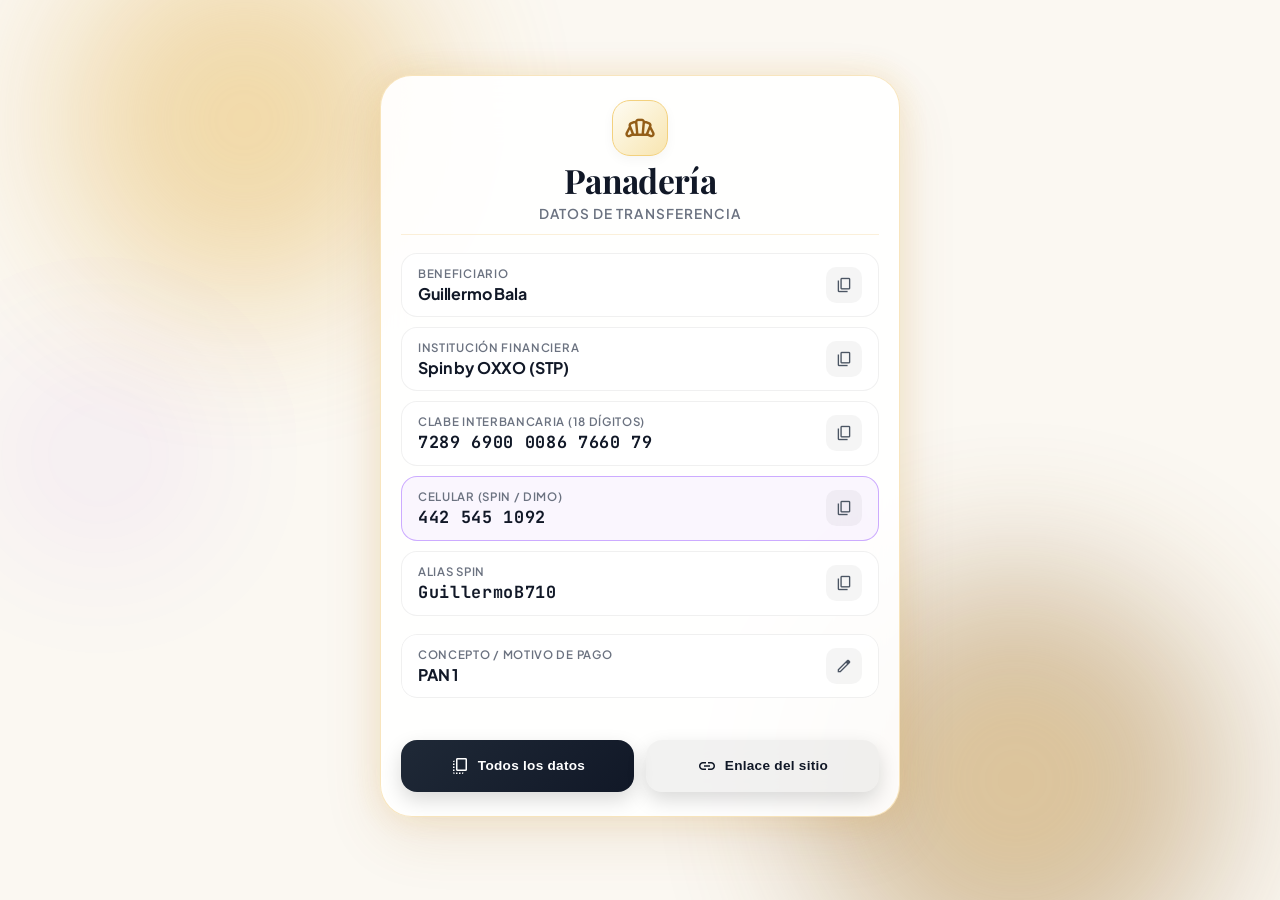
<file: src/projects/panaderia/index.html>
<!DOCTYPE html>
<html lang="es">
<head>
    <meta charset="UTF-8">
    <meta name="viewport" content="width=device-width, initial-scale=1.0, maximum-scale=1.0, user-scalable=no, viewport-fit=cover">
    <title>Panadería — Datos de Transferencia & Spin</title>
    <meta name="description" content="Datos bancarios oficiales para transferencias y pagos de la Panadería vía Spin by OXXO y SPEI.">
    <meta name="theme-color" content="#fbf8f2" media="(prefers-color-scheme: light)">
    <meta name="theme-color" content="#0e0c0b" media="(prefers-color-scheme: dark)">

    <link rel="stylesheet" href="style.css?v=2">
</head>
<body>

    <!-- Ambient Glowing Orbs Background -->
    <div class="bakery-orbs" id="bakeryOrbs" aria-hidden="true">
        <div class="orb orb-1"></div>
        <div class="orb orb-2"></div>
        <div class="orb orb-3"></div>
    </div>

    <!-- Full-Width & Full-Height Mobile First Container -->
    <div class="full-screen-wrapper">
        <main class="panaderia-container" id="panaderiaContainer">
            
            <!-- Brand Header -->
            <header class="card-header">
                <div class="brand-badge" aria-hidden="true">
                    <span class="material-symbols-outlined">bakery_dining</span>
                </div>
                <h1 class="business-title">Panadería</h1>
                <p class="business-subtitle">Datos de Transferencia</p>
            </header>

            <!-- Copyable Data Fields -->
            <section class="data-fields-group" aria-label="Datos bancarios para transferir">
                
                <!-- Beneficiary -->
                <div class="bank-row" data-copy="Guillermo Bala" role="button" tabindex="0" aria-label="Copiar Beneficiario">
                    <div class="bank-row-info">
                        <span class="bank-field-label">Beneficiario</span>
                        <span class="bank-field-value">Guillermo Bala</span>
                    </div>
                    <span class="material-symbols-outlined bank-row-icon">content_copy</span>
                </div>

                <!-- Bank Name -->
                <div class="bank-row" data-copy="Spin by OXXO" role="button" tabindex="0" aria-label="Copiar Institución">
                    <div class="bank-row-info">
                        <span class="bank-field-label">Institución Financiera</span>
                        <span class="bank-field-value">Spin by OXXO (STP)</span>
                    </div>
                    <span class="material-symbols-outlined bank-row-icon">content_copy</span>
                </div>

                <!-- CLABE Interbancaria -->
                <div class="bank-row" data-copy="728969000086766079" role="button" tabindex="0" aria-label="Copiar CLABE Interbancaria">
                    <div class="bank-row-info">
                        <span class="bank-field-label">CLABE Interbancaria (18 dígitos)</span>
                        <span class="bank-field-value mono">7289 6900 0086 7660 79</span>
                    </div>
                    <span class="material-symbols-outlined bank-row-icon">content_copy</span>
                </div>

                <!-- Celular Spin -->
                <div class="bank-row highlighted" data-copy="+524425451092" role="button" tabindex="0" aria-label="Copiar Celular Spin o DIMO">
                    <div class="bank-row-info">
                        <span class="bank-field-label">Celular (Spin / DIMO)</span>
                        <span class="bank-field-value mono">442 545 1092</span>
                    </div>
                    <span class="material-symbols-outlined bank-row-icon">content_copy</span>
                </div>

                <!-- Alias Spin -->
                <div class="bank-row" data-copy="GuillermoB710" role="button" tabindex="0" aria-label="Copiar Alias Spin">
                    <div class="bank-row-info">
                        <span class="bank-field-label">Alias Spin</span>
                        <span class="bank-field-value mono">GuillermoB710</span>
                    </div>
                    <span class="material-symbols-outlined bank-row-icon">content_copy</span>
                </div>

            </section>

            <!-- ── Interactive Concept / Fare Editor Section (Exact Mechanism) ── -->
            <section class="fare-section" id="panFareSection" aria-label="Editor de Concepto de Pago">
                
                <!-- Closed Row (Tap to Open) -->
                <div class="fare-closed" id="panFareClosed">
                    <div class="bank-row" id="panFareToggleRow" role="button" tabindex="0" aria-label="Personalizar motivo de pago">
                        <div class="bank-row-info">
                            <span class="bank-field-label">Concepto / Motivo de Pago</span>
                            <span class="bank-field-value" id="panFareDisplay">PAN 1</span>
                        </div>
                        <span class="material-symbols-outlined bank-row-icon">edit</span>
                    </div>
                </div>

                <!-- Expanded Interactive Editor -->
                <div class="fare-open" id="panFareOpen">
                    <div class="fare-edit-header">
                        <span class="bank-field-label">Personalizar Motivo de Pago</span>
                        <button class="fare-close-btn" id="panFareCloseBtn" type="button" aria-label="Cerrar editor">
                            <span class="material-symbols-outlined" style="font-size:18px">close</span>
                        </button>
                    </div>
                    
                    <p class="fare-desc">
                        Agrega tu nombre o un detalle para que el panadero identifique tu pago rápidamente.
                    </p>

                    <div class="fare-input-group">
                        <!-- Number Stepper -->
                        <div class="fare-input-row">
                            <label class="fare-input-label" for="panFareCount">Cantidad de panes</label>
                            <div class="stepper-control">
                                <button type="button" class="btn-step" id="btnMinusCount" aria-label="Restar 1">-</button>
                                <input type="number" id="panFareCount" value="1" min="1" max="99" inputmode="numeric" enterkeyhint="next">
                                <button type="button" class="btn-step" id="btnPlusCount" aria-label="Sumar 1">+</button>
                            </div>
                            <span style="font-size: 0.72rem; color: var(--gray-500); line-height: 1.35; margin-top: 4px;">
                                💡 Este número es una referencia para el registro del panadero (solo es el número de panes que te llevas, no afecta el precio).
                            </span>
                        </div>

                        <!-- Free Comment Input -->
                        <div class="fare-input-row">
                            <label class="fare-input-label" for="panFareComment">Tu Nombre o Detalle (Opcional)</label>
                            <input type="text" id="panFareComment" placeholder="Ej. JUAN PEREZ, BOLILLO, CONCHAS" autocapitalize="characters" spellcheck="false" enterkeyhint="done" maxlength="32">
                        </div>
                    </div>

                    <!-- Live Preview Box with Remaining Characters Counter -->
                    <div class="fare-preview">
                        <div class="fare-preview-header">
                            <span class="fare-preview-label">Texto para tu transferencia:</span>
                            <span class="fare-char-count" id="panFareTotalCounter">35 caracteres libres</span>
                        </div>
                        <span class="fare-preview-text" id="panFarePreviewText">PAN 1</span>
                    </div>

                    <!-- Copy Concept Action -->
                    <button class="fare-copy-btn" id="panFareCopyBtn" type="button">
                        <span class="material-symbols-outlined" style="font-size: 18px;">content_copy</span>
                        <span>Copiar Concepto</span>
                    </button>
                </div>

            </section>

            <!-- Action Buttons Container -->
            <div style="display: flex; gap: 12px; margin-top: 24px;">
                <!-- Full Copy Action Button -->
                <button class="btn-copy-all" id="btnCopyAll" type="button" style="flex: 1; margin: 0; padding: 12px 8px; font-size: 0.85rem;">
                    <span class="material-symbols-outlined" style="font-size: 20px;">copy_all</span>
                    <span>Todos los datos</span>
                </button>

                <!-- Copy URL Action Button -->
                <button class="btn-copy-all" id="btnCopyUrl" type="button" style="flex: 1; margin: 0; padding: 12px 8px; font-size: 0.85rem; background: rgba(0,0,0,0.05); color: var(--fg); border: 1px solid var(--border);">
                    <span class="material-symbols-outlined" style="font-size: 20px;">link</span>
                    <span>Enlace del sitio</span>
                </button>
            </div>

        </main>
    </div>

    <!-- Toast Notification -->
    <div class="toast-notice" id="toastNotice" role="alert" aria-live="polite">
        <span class="material-symbols-outlined">check_circle</span>
        <span id="toastMsg">Copiado al portapapeles</span>
    </div>

    <script src="script.js?v=2"></script>
</body>
</html>
</file>
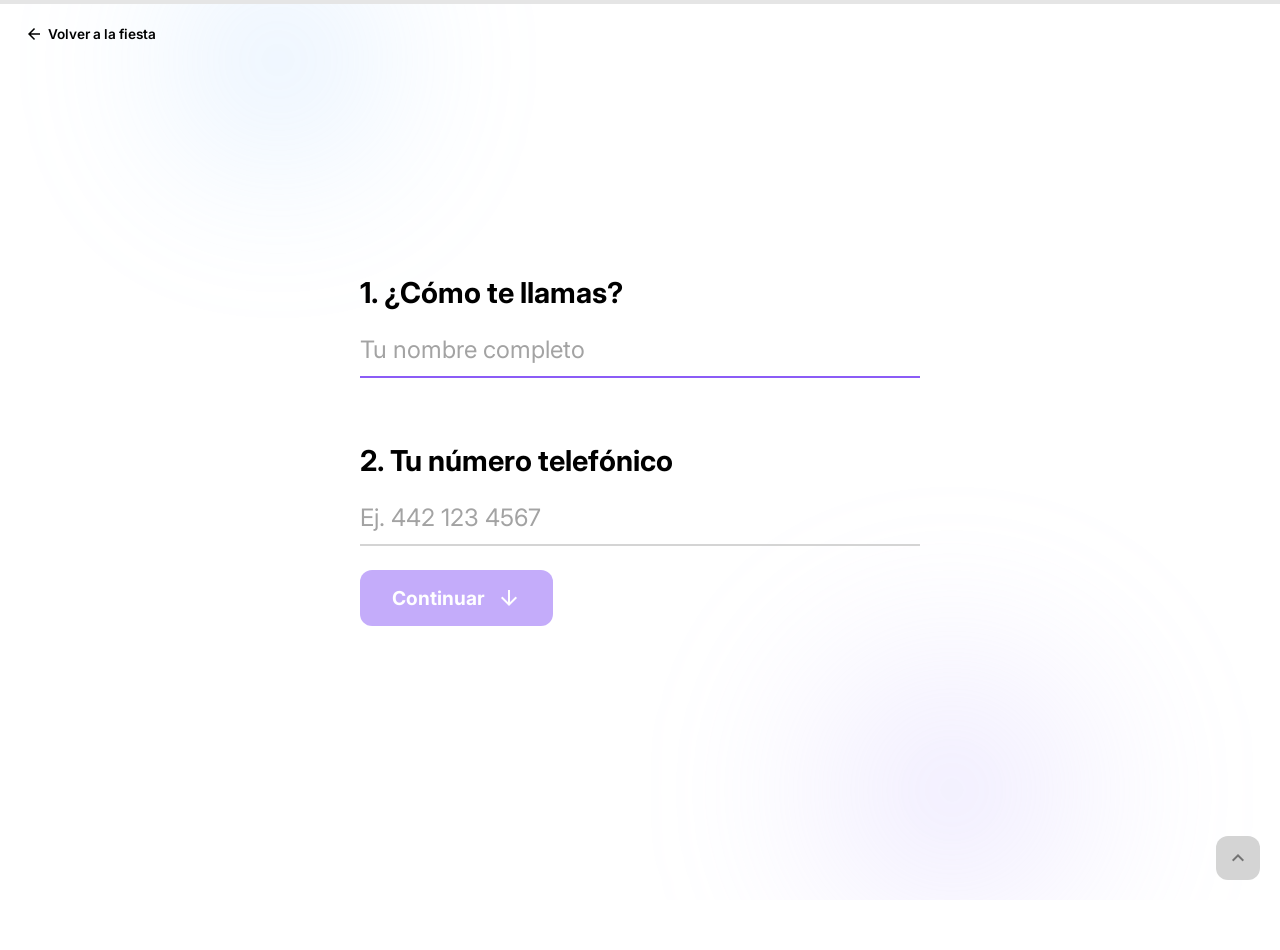
<file: src/projects/jennyFest10252026/encuesta/index.html>
<!DOCTYPE html>
<html lang="es">
<head>
  <meta charset="UTF-8">
  <meta name="viewport" content="width=device-width, initial-scale=1.0, maximum-scale=1.0, user-scalable=no">
  <title>Encuesta - Welcome Party</title>
  <link rel="stylesheet" href="style.css">
  <link href="https://fonts.googleapis.com/css2?family=Inter:wght@300;400;500;600;700;800&display=swap" rel="stylesheet">
  <link href="https://fonts.googleapis.com/css2?family=Material+Symbols+Outlined:wght,FILL@100..700,0..1&display=swap" rel="stylesheet">
</head>
<body>
  
  <div class="progress-bar"><div class="progress-fill" id="progressFill"></div></div>
  
  <!-- Background Orbs from main site for aesthetic -->
  <div class="hero-orbs">
      <div class="orb orb-1"></div>
      <div class="orb orb-2"></div>
      <div class="orb orb-3"></div>
  </div>

  <div class="container" id="formContainer">
    
    <!-- Screen 1: Identidad -->
    <div class="screen active" id="screen-identity" data-step="1">
      <div class="screen-content">
        <a href="../index.html" class="back-btn" style="display: inline-flex; align-items: center; gap: 4px; margin-bottom: 20px; color: var(--fg); text-decoration: none; font-size: 0.85rem; font-weight: 600;"><span class="material-symbols-outlined">arrow_back</span> Volver a la fiesta</a>
        <h2 class="question-title">1. ¿Cómo te llamas?</h2>
        <input type="text" id="input-name" class="typeform-input" placeholder="Tu nombre completo" autocomplete="name" autofocus oninput="checkIdentity()">
        
        <h2 class="question-title" style="margin-top: 40px;">2. Tu número telefónico</h2>
        <input type="tel" id="input-phone" class="typeform-input" placeholder="Ej. 442 123 4567" autocomplete="tel" oninput="checkIdentity()">
        
        <button class="typeform-btn primary" id="btn-identity" onclick="nextScreen('screen-eat')" disabled>
          Continuar <span class="material-symbols-outlined">arrow_downward</span>
        </button>
      </div>
    </div>

    <!-- Screen 2: Decisión de comida -->
    <div class="screen" id="screen-eat" data-step="2">
      <div class="screen-content">
        <button class="back-btn" onclick="prevScreen()"><span class="material-symbols-outlined">arrow_back</span> Atrás</button>
        <h2 class="question-title">3. ¿Vas a querer comer la parrillada?</h2>
        <p class="question-desc">Considera que la cuota mínima (sin comida) es de ~$113 MXN para cubrir gastos básicos. La cuota con comida es desde ~$300 MXN en total.</p>
        
        <div class="options-grid">
          <div class="option-card" onclick="selectEatOption(true)">
            <div class="option-key">A</div>
            <div class="option-text">Sí, quiero comer (Cuota con comida)</div>
          </div>
          <div class="option-card" onclick="selectEatOption(false)">
            <div class="option-key">B</div>
            <div class="option-text">No, solo cuota básica (No comeré)</div>
          </div>
        </div>
      </div>
    </div>



    <!-- Screen 3: Donaciones -->
    <div class="screen" id="screen-donations" data-step="3">
      <div class="screen-content">
        <button class="back-btn" onclick="prevScreen()"><span class="material-symbols-outlined">arrow_back</span> Atrás</button>
        <h2 class="question-title">4. ¿Con qué te gustaría cooperar / donar?</h2>
        <p class="question-desc">Es importante que se cubran todos. Considera cooperar con alguno de estos y no esperes a que otra persona lo haga. Que se haga una olla sencilla basta.</p>
        
        <div class="options-list multi-select" id="donations-list">
          <div class="option-card multi" data-value="Arroz con verduras (1 olla sencilla)">
            <div class="checkbox-indicator"></div>
            <div class="option-text">Arroz con verduras (1 olla sencilla)</div>
          </div>
          <div class="option-card multi" data-value="Guacamole (1 kg) con totopos y pico de gallo">
            <div class="checkbox-indicator"></div>
            <div class="option-text">Guacamole (1 kg) con totopos y pico de gallo</div>
          </div>
          <div class="option-card multi" data-value="Salsa roja (0.5 L)">
            <div class="checkbox-indicator"></div>
            <div class="option-text">Salsa roja (0.5 L)</div>
          </div>
          <div class="option-card multi" data-value="Salsa verde (0.5 L)">
            <div class="checkbox-indicator"></div>
            <div class="option-text">Salsa verde (0.5 L)</div>
          </div>
          <div class="option-card multi none-option" data-value="Nada">
            <div class="checkbox-indicator"></div>
            <div class="option-text">Solo pagaré mi cuota, no podré llevar extra</div>
          </div>
        </div>

        <div style="margin-top: 24px; margin-bottom: 24px; padding: 16px; background: rgba(0, 0, 0, 0.03); border-radius: 12px; border: 1px solid var(--border);">
            <h4 style="font-size: 0.95rem; font-weight: 600; margin-bottom: 12px; color: var(--fg);">✅ Ya cubierto por otros invitados:</h4>
            <ul style="font-size: 0.85rem; color: var(--gray-500); list-style-type: none; padding: 0; display: flex; flex-direction: column; gap: 8px;">
                <li>🍋 <strong>Limones (1 kg):</strong> Invitados por Karen Villegas (Sin costo)</li>
                <li>🥓 <strong>Guiso de Chicharrón (1.5 kg):</strong> Traído por Karen Villegas</li>
                <li>🥔 <strong>Guiso de Papa con chorizo (1.5 kg):</strong> Hecho por Eduardo Raya</li>
            </ul>
        </div>

        <div class="commitment-alert hidden" id="commitment-alert">
          <label class="commitment-label">
            <input type="checkbox" id="commitment-checkbox" onchange="checkDonations()">
            <span><strong>Aviso de Compromiso:</strong> Si eliges estas opciones, Israel Ríos asume que serás el responsable y confía con total certeza en que lo traerás. ¿Confirmas tu compromiso?</span>
          </label>
        </div>

        <button class="typeform-btn primary" id="btn-next-donations" onclick="nextScreen('screen-submit')" disabled>
          Continuar <span class="material-symbols-outlined">arrow_downward</span>
        </button>
      </div>
    </div>

    <!-- Screen 4: Sugerencias y Envio -->
    <div class="screen" id="screen-submit" data-step="4">
      <div class="screen-content">
        <button class="back-btn" onclick="prevScreen()"><span class="material-symbols-outlined">arrow_back</span> Atrás</button>
        <h2 class="question-title">5. ¿Alguna sugerencia adicional?</h2>
        <textarea id="input-suggestions" class="typeform-input textarea" placeholder="Escribe aquí si tienes otra idea de qué aportar, un juego, etc."></textarea>
        
        <button class="typeform-btn primary" onclick="submitPoll()" style="margin-top: 30px;">
          Ver Resumen <span class="material-symbols-outlined">visibility</span>
        </button>
      </div>
    </div>

    <!-- Screen 5: Brief / Resumen -->
    <div class="screen" id="screen-brief" data-step="5">
      <div class="screen-content">
        <button class="back-btn" onclick="prevScreen()"><span class="material-symbols-outlined">arrow_back</span> Atrás</button>
        <h2 class="question-title">Resumen de tu registro</h2>
        <p class="question-desc" style="margin-bottom: 24px;">Revisa que todo esté correcto antes de generar el código.</p>
        
        <div class="brief-card" id="brief-content">
            <!-- Llenado por JS -->
        </div>

        <button class="typeform-btn success" onclick="generateJSONAndSubmit()" style="margin-top: 10px;">
          Confirmar y Generar <span class="material-symbols-outlined">check_circle</span>
        </button>
      </div>
    </div>

    <!-- Screen 6: JSON Result -->
    <div class="screen" id="screen-result" data-step="6">
      <div class="screen-content result-content">
        <span class="material-symbols-outlined result-icon">task_alt</span>
        <h2 class="question-title">¡Gracias por participar!</h2>
        
        <div class="commitment-alert" style="display: block; margin-bottom: 24px; text-align: left;">
          <p style="font-size: 0.9rem; font-weight: 600;">⚠️ Importante (¡No te asustes!)</p>
          <p style="font-size: 0.85rem; margin-top: 8px;">Para procesar tu respuesta de forma automática, generamos el siguiente código de texto (JSON) con tu información. Solo presiona el botón de abajo y envíalo tal cual a Israel por WhatsApp.</p>
        </div>
        
        <pre class="json-output" id="json-output"></pre>
        
        <div class="action-buttons">
            <a href="#" class="typeform-btn success" id="whatsapp-btn" target="_blank" style="width: 100%; justify-content: center;"><span class="material-symbols-outlined">send</span> Enviar por WhatsApp</a>
        </div>
      </div>
    </div>

  </div>

  <div class="nav-controls">
    <button class="nav-btn" onclick="prevScreen()" id="btn-prev" disabled><span class="material-symbols-outlined">expand_less</span></button>
  </div>

  <!-- Toast notification -->
  <div class="copy-toast" id="copyToast">¡Copiado!</div>

  <script src="script.js"></script>
</body>
</html>
</file>
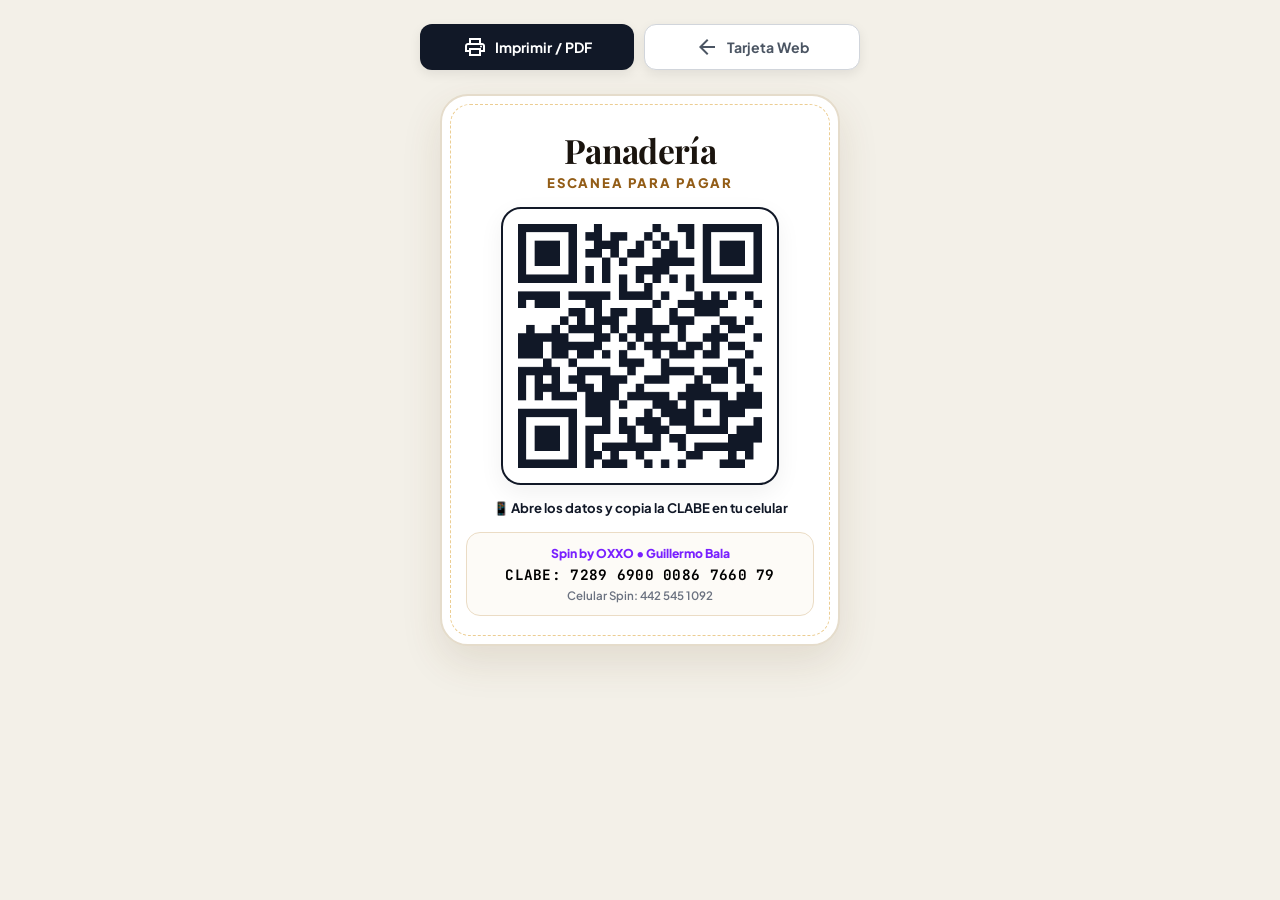
<file: src/projects/panaderia/print.html>
<!DOCTYPE html>
<html lang="es">
<head>
    <meta charset="UTF-8">
    <meta name="viewport" content="width=device-width, initial-scale=1.0">
    <title>Letrero QR Mostrador — Panadería</title>
    <meta name="description" content="Letrero enfocado en código QR para mostrador de la Panadería.">
    
    <link rel="stylesheet" href="https://fonts.googleapis.com/css2?family=Plus+Jakarta+Sans:wght@600;700;800&family=Playfair+Display:wght@700;800&family=JetBrains+Mono:wght@700&display=swap">
    <link rel="stylesheet" href="https://fonts.googleapis.com/css2?family=Material+Symbols+Outlined:opsz,wght,FILL,GRAD@24,400,0,0">

    <style>
        :root {
            --gold-500: #d99b26;
            --gold-700: #935d17;
            --spin-purple: #7920ff;
            --font-main: 'Plus Jakarta Sans', sans-serif;
            --font-serif: 'Playfair Display', Georgia, serif;
            --font-mono: 'JetBrains Mono', monospace;
        }

        *, *::before, *::after {
            box-sizing: border-box;
            margin: 0;
            padding: 0;
        }

        body {
            font-family: var(--font-main);
            background-color: #f3f0e8;
            color: #111827;
            min-height: 100vh;
            display: flex;
            flex-direction: column;
            align-items: center;
            justify-content: flex-start;
            padding: 24px 16px 40px;
        }

        .controls-bar {
            width: 100%;
            max-width: 440px;
            display: flex;
            gap: 10px;
            margin-bottom: 24px;
        }

        .btn-action {
            flex: 1;
            height: 46px;
            border-radius: 12px;
            border: none;
            font-family: var(--font-main);
            font-size: 0.88rem;
            font-weight: 700;
            display: flex;
            align-items: center;
            justify-content: center;
            gap: 8px;
            cursor: pointer;
            text-decoration: none;
            transition: all 0.2s;
            box-shadow: 0 4px 12px rgba(0,0,0,0.08);
        }

        .btn-print { background: #111827; color: #ffffff; }
        .btn-print:hover { transform: translateY(-2px); }

        .btn-back { background: #ffffff; color: #4b5563; border: 1px solid #d1d5db; }
        .btn-back:hover { color: #111827; }

        .print-card-wrapper {
            width: 100%;
            max-width: 400px;
            display: flex;
            justify-content: center;
        }

        .counter-card {
            width: 100%;
            background: #ffffff;
            border: 2px solid #e5dccb;
            border-radius: 28px;
            padding: 32px 24px 28px;
            box-shadow: 0 16px 40px rgba(100, 62, 24, 0.12);
            display: flex;
            flex-direction: column;
            align-items: center;
            text-align: center;
            position: relative;
        }

        .counter-card::before {
            content: '';
            position: absolute;
            top: 8px;
            left: 8px;
            right: 8px;
            bottom: 8px;
            border: 1.2px dashed rgba(217, 155, 38, 0.5);
            border-radius: 20px;
            pointer-events: none;
        }

        .card-brand h1 {
            font-family: var(--font-serif);
            font-size: 2.1rem;
            font-weight: 700;
            color: #1a140e;
            letter-spacing: -0.02em;
        }

        .card-tagline {
            font-size: 0.82rem;
            font-weight: 800;
            text-transform: uppercase;
            letter-spacing: 0.14em;
            color: var(--gold-700);
            margin-top: 2px;
            margin-bottom: 16px;
        }

        /* ── HUGE Centered QR Frame ────────────────────────────── */
        .qr-display-frame {
            background: #ffffff;
            border: 2.5px solid #111827;
            border-radius: 20px;
            padding: 12px;
            box-shadow: 0 8px 24px rgba(0, 0, 0, 0.06);
            display: flex;
            align-items: center;
            justify-content: center;
            margin-bottom: 14px;
        }

        .qr-display-frame img {
            width: 250px;
            height: 250px;
            display: block;
        }

        .qr-scan-instruction {
            font-size: 0.82rem;
            font-weight: 700;
            color: #111827;
            margin-bottom: 16px;
        }

        /* ── Minimalist Clean Footer Box ───────────────────────── */
        .minimal-footer-box {
            width: 100%;
            background: #fdfbf7;
            border: 1px solid #ebdcc5;
            border-radius: 14px;
            padding: 12px 14px;
            display: flex;
            flex-direction: column;
            gap: 4px;
            text-align: center;
        }

        .foot-inst {
            font-size: 0.76rem;
            font-weight: 800;
            color: var(--spin-purple);
        }

        .foot-clabe {
            font-family: var(--font-mono);
            font-size: 0.9rem;
            font-weight: 700;
            color: #000000;
            letter-spacing: 0.02em;
        }

        .foot-phone {
            font-size: 0.72rem;
            font-weight: 600;
            color: #6b7280;
        }

        @media print {
            body { background: #ffffff !important; padding: 0 !important; }
            .controls-bar { display: none !important; }
            .counter-card { box-shadow: none !important; margin: 0 auto; max-width: 360px; }
        }
    </style>
</head>
<body>

    <div class="controls-bar">
        <button class="btn-action btn-print" onclick="window.print()" type="button">
            <span class="material-symbols-outlined">print</span>
            <span>Imprimir / PDF</span>
        </button>
        <a href="index.html" class="btn-action btn-back">
            <span class="material-symbols-outlined">arrow_back</span>
            <span>Tarjeta Web</span>
        </a>
    </div>

    <div class="print-card-wrapper">
        <div class="counter-card">
            
            <div class="card-brand">
                <h1>Panadería</h1>
            </div>
            <p class="card-tagline">ESCANEA PARA PAGAR</p>

            <div class="qr-display-frame">
                <img src="qr_panaderia.png" alt="Código QR Panadería" width="250" height="250">
            </div>

            <p class="qr-scan-instruction">
                📱 Abre los datos y copia la CLABE en tu celular
            </p>

            <div class="minimal-footer-box">
                <span class="foot-inst">Spin by OXXO • Guillermo Bala</span>
                <span class="foot-clabe">CLABE: 7289 6900 0086 7660 79</span>
                <span class="foot-phone">Celular Spin: 442 545 1092</span>
            </div>

        </div>
    </div>

</body>
</html>
</file>
<file: src/projects/claudia/style.css>
/* ========================================
   Digital Contact Card & Payment Hub
   White & Minimalist — System Dark Mode
   (Literal Clone for Claudia)
   ======================================== */

@import url('https://fonts.googleapis.com/css2?family=Inter:wght@300;400;500;600;700;800;900&display=swap');
@import url('https://fonts.googleapis.com/css2?family=Material+Symbols+Outlined:opsz,wght,FILL,GRAD@20..48,100..700,0..1,-50..200');

/* ── Reset ────────────────────────────── */
*, *::before, *::after {
    margin: 0;
    padding: 0;
    box-sizing: border-box;
}

/* ── Variables — Light (default) ──────── */
:root {
    --bg: #ffffff;
    --fg: #000000;
    --gray-50: #fafafa;
    --gray-100: #f5f5f5;
    --gray-200: #e5e5e5;
    --gray-300: #d4d4d4;
    --gray-400: #a3a3a3;
    --gray-500: #737373;
    --gray-600: #525252;
    --gray-700: #404040;
    --gray-800: #262626;
    --gray-900: #171717;
    --border: #e5e5e5;
    --surface: #fafafa;
    --success: #16a34a;
    --font: 'Inter', -apple-system, BlinkMacSystemFont, 'Segoe UI', Roboto, sans-serif;
    --transition: 0.25s cubic-bezier(0.4, 0, 0.2, 1);
}

/* ── Variables — Dark (system) ────────── */
@media (prefers-color-scheme: dark) {
    :root {
        --bg: #0a0a0a;
        --fg: #fafafa;
        --gray-50: #171717;
        --gray-100: #1c1c1c;
        --gray-200: #262626;
        --gray-300: #404040;
        --gray-400: #737373;
        --gray-500: #a3a3a3;
        --gray-600: #d4d4d4;
        --gray-700: #e5e7eb;
        --gray-800: #f5f5f5;
        --gray-900: #fafafa;
        --border: #262626;
        --surface: #141414;
        --success: #22c55e;
    }
}

/* ── Base ─────────────────────────────── */
html {
    scroll-behavior: smooth;
    -webkit-text-size-adjust: 100%;
    overflow-x: hidden;
    width: 100vw;
}

body {
    font-family: var(--font);
    background-color: var(--bg);
    color: var(--fg);
    min-height: 100vh;
    min-height: 100dvh;
    display: flex;
    justify-content: center;
    align-items: flex-start;
    position: relative;
    overflow-x: hidden;
    transition: background-color var(--transition), color var(--transition);
    padding: 0;
    margin: 0;
}

/* ── Full-Screen Modal (Standalone Open View) ───────── */
.full-screen-modal {
    position: relative;
    width: 100vw;
    min-height: 100vh;
    min-height: 100dvh;
    background: transparent;
    z-index: 10;
    display: flex;
    align-items: flex-start;
    justify-content: center;
    padding: 0;
    opacity: 1;
    pointer-events: auto;
}

.full-screen-container {
    background: rgba(255, 255, 255, 0.7);
    backdrop-filter: blur(24px);
    -webkit-backdrop-filter: blur(24px);
    border: none;
    border-radius: 0;
    width: 100vw;
    min-height: 100vh;
    min-height: 100dvh;
    max-width: 520px;
    display: flex;
    flex-direction: column;
    overflow: hidden;
    box-shadow: none;
    transform: none;
}

@media (min-width: 768px) {
    body {
        padding: 24px 16px;
        background-color: var(--gray-50);
        align-items: center;
    }
    @media (prefers-color-scheme: dark) {
        body {
            background-color: #000000;
        }
    }
    .full-screen-modal {
        background: transparent;
        min-height: auto;
    }
    .full-screen-container {
        border-radius: 32px;
        border: 1px solid rgba(255, 255, 255, 0.4);
        box-shadow: 0 32px 80px rgba(0, 0, 0, 0.12);
        min-height: auto;
    }
    @media (prefers-color-scheme: dark) {
        .full-screen-container {
            background: rgba(20, 20, 20, 0.6);
            border-color: rgba(255, 255, 255, 0.1);
            box-shadow: 0 32px 80px rgba(0, 0, 0, 0.75);
        }
    }
}

@media (max-width: 767px) and (prefers-color-scheme: dark) {
    .full-screen-container {
        background: rgba(20, 20, 20, 0.7);
    }
}

/* ── Orbs Background ──────────────────── */
.hero-orbs {
    position: fixed;
    top: 0;
    left: 0;
    width: 100vw;
    height: 100vh;
    overflow: hidden;
    z-index: 0;
    pointer-events: none;
}

.orb {
    position: absolute;
    border-radius: 50%;
    filter: blur(80px);
    opacity: 0.6;
    animation: float 20s infinite ease-in-out alternate;
}

.orb-1 {
    width: 300px;
    height: 300px;
    background: #3b82f6; /* Blueish */
    top: -50px;
    left: -50px;
    animation-delay: 0s;
}

.orb-2 {
    width: 400px;
    height: 400px;
    background: #a855f7; /* Purpleish */
    bottom: -100px;
    right: -100px;
    animation-delay: -5s;
}

.orb-3 {
    width: 250px;
    height: 250px;
    background: #ec4899; /* Pinkish */
    top: 40%;
    left: 40%;
    animation-delay: -10s;
}

@keyframes float {
    0% {
        transform: translate(0, 0) scale(1);
    }
    100% {
        transform: translate(100px, 50px) scale(1.2);
    }
}

.bank-modal-header {
    display: flex;
    align-items: center;
    justify-content: space-between;
    padding: 24px 24px 18px;
    border-bottom: 1px solid rgba(0, 0, 0, 0.05);
    padding-top: max(24px, env(safe-area-inset-top));
}

@media (prefers-color-scheme: dark) {
    .bank-modal-header {
        border-bottom-color: rgba(255, 255, 255, 0.05);
    }
}

.bank-modal-title-group {
    display: flex;
    align-items: flex-start;
    flex-direction: column;
    gap: 6px;
}

.bank-modal-title {
    font-size: 1.25rem;
    font-weight: 700;
    letter-spacing: -0.02em;
}

.bank-active-tag {
    font-size: 0.72rem;
    font-weight: 700;
    letter-spacing: 0.06em;
    text-transform: uppercase;
    background: rgba(0, 0, 0, 0.05);
    color: var(--fg);
    padding: 3px 8px;
    border-radius: 8px;
    border: 1px solid rgba(0, 0, 0, 0.08);
    transition: opacity 0.2s ease, transform 0.2s ease;
}

@media (prefers-color-scheme: dark) {
    .bank-active-tag {
        background: rgba(255, 255, 255, 0.08);
        border-color: rgba(255, 255, 255, 0.12);
    }
}

.revolut-toggle {
    display: flex;
    background: rgba(0, 0, 0, 0.06);
    border-radius: 8px;
    padding: 2px;
}

@media (prefers-color-scheme: dark) {
    .revolut-toggle {
        background: rgba(255, 255, 255, 0.1);
    }
}

.revolut-toggle button {
    border: none;
    padding: 3px 10px;
    border-radius: 6px;
    font-family: var(--font);
    font-size: 0.7rem;
    font-weight: 600;
    cursor: pointer;
    transition: 0.2s ease;
}

.bank-modal-header-actions {
    display: flex;
    align-items: center;
    gap: 6px;
}

.bank-nav-header-btn {
    background: rgba(0, 0, 0, 0.04);
    border: 1px solid rgba(0, 0, 0, 0.06);
    color: var(--fg);
    width: 34px;
    height: 34px;
    border-radius: 50%;
    display: flex;
    align-items: center;
    justify-content: center;
    cursor: pointer;
    transition: all var(--transition);
    user-select: none;
    -webkit-user-select: none;
}

.bank-nav-header-btn .material-symbols-outlined {
    font-size: 20px;
}

@media (prefers-color-scheme: dark) {
    .bank-nav-header-btn {
        background: rgba(255, 255, 255, 0.06);
        border-color: rgba(255, 255, 255, 0.1);
    }
}

.bank-nav-header-btn:hover {
    background: var(--fg);
    color: var(--bg);
    transform: scale(1.08);
}

.bank-nav-header-btn:active {
    transform: scale(0.92);
}

.bank-modal-body {
    overflow-y: auto;
    -webkit-overflow-scrolling: touch;
    flex: 1;
    padding: 0;
    padding-bottom: max(32px, env(safe-area-inset-bottom));
}

/* ── Bank Rows (Literal Structure) ───── */
.bank-field-section {
    border-bottom: 1px solid rgba(0, 0, 0, 0.05);
}

@media (prefers-color-scheme: dark) {
    .bank-field-section {
        border-bottom-color: rgba(255, 255, 255, 0.05);
    }
}

.bank-row {
    display: flex;
    align-items: center;
    justify-content: space-between;
    padding: 16px 24px;
    border-bottom: 1px solid rgba(0, 0, 0, 0.03);
    cursor: pointer;
    transition: background-color var(--transition);
    user-select: none;
    -webkit-user-select: none;
    touch-action: manipulation;
}

@media (prefers-color-scheme: dark) {
    .bank-row {
        border-bottom-color: rgba(255, 255, 255, 0.03);
    }
}

.bank-row:last-child {
    border-bottom: none;
}

.bank-row:hover {
    background-color: rgba(0, 0, 0, 0.02);
}

@media (prefers-color-scheme: dark) {
    .bank-row:hover {
        background-color: rgba(255, 255, 255, 0.02);
    }
}

.bank-row:active {
    transform: scale(0.98);
}

.bank-row-info {
    display: flex;
    flex-direction: column;
    gap: 4px;
    flex: 1;
    min-width: 0;
}

.bank-field-label {
    font-size: 0.62rem;
    font-weight: 600;
    letter-spacing: 0.18em;
    text-transform: uppercase;
    color: var(--gray-500);
}

.bank-field-value {
    font-size: 0.95rem;
    font-weight: 600;
    letter-spacing: 0.03em;
    transition: color var(--transition);
}

.bank-field-value.copied {
    color: var(--success);
}

.bank-row-icon {
    flex-shrink: 0;
    margin-left: 12px;
    color: var(--gray-400);
    font-size: 18px;
    transition: color var(--transition);
}

.bank-row:hover .bank-row-icon {
    color: var(--fg);
}

/* ── Fare / Concept Editor Section ──────────────── */
.fare-section {
    border-top: 1px solid rgba(0, 0, 0, 0.05);
}

@media (prefers-color-scheme: dark) {
    .fare-section {
        border-top-color: rgba(255, 255, 255, 0.05);
    }
}

.fare-closed {
    display: block;
}

.fare-open {
    display: none;
    padding: 18px 24px;
    background: rgba(0, 0, 0, 0.02);
}

@media (prefers-color-scheme: dark) {
    .fare-open {
        background: rgba(255, 255, 255, 0.02);
    }
}

.fare-section.expanded .fare-closed {
    display: none;
}

.fare-section.expanded .fare-open {
    display: block;
}

.fare-edit-header {
    display: flex;
    justify-content: space-between;
    align-items: center;
    margin-bottom: 8px;
}

.fare-close-btn {
    background: none;
    border: none;
    color: var(--gray-500);
    cursor: pointer;
    padding: 4px;
    display: flex;
    align-items: center;
}

.fare-close-btn:hover {
    color: var(--fg);
}

.fare-input-group {
    display: flex;
    flex-direction: column;
    gap: 12px;
    margin-bottom: 16px;
}

.fare-input-row {
    display: flex;
    flex-direction: column;
    gap: 6px;
}

.fare-input-label {
    font-size: 0.65rem;
    font-weight: 600;
    letter-spacing: 0.1em;
    text-transform: uppercase;
    color: var(--gray-500);
}

.fare-input-row input {
    background: var(--bg);
    border: 1px solid rgba(0, 0, 0, 0.1);
    padding: 12px 14px;
    font-family: var(--font);
    font-size: 0.92rem;
    font-weight: 600;
    color: var(--fg);
    border-radius: 12px;
    transition: border-color var(--transition);
    outline: none;
}

@media (prefers-color-scheme: dark) {
    .fare-input-row input {
        background: rgba(255, 255, 255, 0.05);
        border-color: rgba(255, 255, 255, 0.1);
    }
}

.fare-input-row input:focus {
    border-color: var(--fg);
}

.fare-preview {
    background: rgba(0, 0, 0, 0.03);
    padding: 14px 16px;
    border-radius: 12px;
    margin-bottom: 16px;
    display: flex;
    flex-direction: column;
    gap: 6px;
}

@media (prefers-color-scheme: dark) {
    .fare-preview {
        background: rgba(255, 255, 255, 0.05);
    }
}

.fare-preview-label {
    font-size: 0.65rem;
    font-weight: 600;
    letter-spacing: 0.1em;
    text-transform: uppercase;
    color: var(--gray-500);
}

.fare-preview-text {
    font-size: 1rem;
    font-weight: 700;
    color: var(--fg);
    word-break: break-all;
}

.fare-footer {
    display: flex;
    gap: 12px;
}

.fare-copy-btn {
    flex: 1;
    background: var(--fg);
    color: var(--bg);
    border: none;
    padding: 14px 20px;
    font-family: var(--font);
    font-size: 0.82rem;
    font-weight: 700;
    letter-spacing: 0.08em;
    text-transform: uppercase;
    cursor: pointer;
    border-radius: 12px;
    transition: opacity var(--transition);
}

.fare-copy-btn:disabled {
    opacity: 0.3;
    cursor: not-allowed;
}

.fare-copy-btn:not(:disabled):hover {
    opacity: 0.88;
}

/* ── Copy Toast (Floating) ───────────── */
.copy-toast {
    position: fixed;
    bottom: 28px;
    left: 50%;
    transform: translateX(-50%) translateY(100px);
    background: var(--fg);
    color: var(--bg);
    padding: 14px 28px;
    border-radius: 100px;
    font-size: 0.88rem;
    font-weight: 600;
    box-shadow: 0 16px 36px rgba(0, 0, 0, 0.28);
    z-index: 10000;
    pointer-events: none;
    opacity: 0;
    transition: transform 0.3s cubic-bezier(0.34, 1.56, 0.64, 1), opacity 0.3s ease;
}

.copy-toast.visible {
    transform: translateX(-50%) translateY(0);
    opacity: 1;
}
</file>
<file: src/projects/jennyFest10252026/style.css>
/* ========================================
   welcomePartyRicardoSierra29082026
   White & Minimalist — System Dark Mode
   ======================================== */

@import url('https://fonts.googleapis.com/css2?family=Inter:wght@300;400;500;600;700;800;900&display=swap');
@import url('https://fonts.googleapis.com/css2?family=Material+Symbols+Outlined:wght,FILL@100..700,0..1&display=swap');

/* ── Reset ────────────────────────────── */
*, *::before, *::after {
    margin: 0;
    padding: 0;
    box-sizing: border-box;
}

/* ── Variables — Light (default) ──────── */
:root {
    --bg: #ffffff;
    --fg: #000000;
    --gray-50: #fafafa;
    --gray-100: #f5f5f5;
    --gray-200: #e5e5e5;
    --gray-300: #d4d4d4;
    --gray-400: #a3a3a3;
    --gray-500: #737373;
    --gray-600: #525252;
    --gray-700: #404040;
    --gray-800: #262626;
    --gray-900: #171717;
    --border: #e5e5e5;
    --surface: #fafafa;
    --success: #16a34a;
    /* ── Acento rojo vino (light & soft) ── */
    --accent: #b14258;
    --accent-soft: #d98aa0;
    --accent-tint: rgba(177, 66, 88, 0.12);
    --primary-rgb: 177, 66, 88;
    --font: 'Inter', -apple-system, BlinkMacSystemFont, 'Segoe UI', sans-serif;
    --transition: 0.25s cubic-bezier(0.4, 0, 0.2, 1);
}

/* ── Variables — Dark (system) ────────── */
@media (prefers-color-scheme: dark) {
    :root {
        --bg: #0a0a0a;
        --fg: #fafafa;
        --gray-50: #171717;
        --gray-100: #1c1c1c;
        --gray-200: #262626;
        --gray-300: #404040;
        --gray-400: #737373;
        --gray-500: #a3a3a3;
        --gray-600: #d4d4d4;
        --gray-700: #e5e5e5;
        --gray-800: #f5f5f5;
        --gray-900: #fafafa;
        --border: #262626;
        --surface: #141414;
        --success: #22c55e;
    }
}

/* ── Base ─────────────────────────────── */
html {
    scroll-behavior: smooth;
    -webkit-text-size-adjust: 100%;
    overflow-x: hidden;
    width: 100vw;
}

body {
    font-family: var(--font);
    background-color: var(--bg);
    color: var(--fg);
    min-height: 100vh;
    line-height: 1.6;
    -webkit-font-smoothing: antialiased;
    -moz-osx-font-smoothing: grayscale;
    overflow-x: hidden;
    width: 100vw;
    transition: background-color 0.3s, color 0.3s;
}

/* ── Layout Container ─────────────────── */
.page-container {
    max-width: 520px;
    margin: 0 auto;
    padding: 0 20px;
    padding-bottom: 80px;
}

/* ── Hero Section ─────────────────────── */
.hero {
    position: relative;
    padding: 80px 0 60px;
    text-align: center;
    border-bottom: 1px solid var(--border);
    display: flex;
    flex-direction: column;
    align-items: center;
    justify-content: center;
    perspective: 1000px;
    min-height: 100vh;
}

.hero::after {
    content: '';
    position: absolute;
    top: 0; left: 0; right: 0; bottom: 0;
    background: radial-gradient(circle 600px at var(--mouse-x, 50%) var(--mouse-y, 50%), rgba(var(--primary-rgb, 220, 38, 38), 0.08), transparent 60%);
    z-index: 1;
    pointer-events: none;
    opacity: 0.8;
    transition: background 0.1s, opacity 0.3s cubic-bezier(0.4, 0, 0.2, 1);
}

.hero.is-dragging-card::after {
    opacity: 1;
    background: radial-gradient(circle 600px at var(--mouse-x, 50%) var(--mouse-y, 50%), rgba(var(--primary-rgb, 220, 38, 38), 0.25), transparent 70%);
}

/* Floating Orbs */
.hero-orbs {
    position: absolute;
    top: 0;
    left: 0;
    width: 100%;
    height: 600px;
    z-index: 0;
    pointer-events: none;
    transition: transform 0.2s cubic-bezier(0.25, 0.46, 0.45, 0.94);
    /* Fade out at the bottom so it bleeds smoothly */
    -webkit-mask-image: linear-gradient(to bottom, black 50%, transparent 100%);
    mask-image: linear-gradient(to bottom, black 50%, transparent 100%);
}

.orb {
    position: absolute;
    border-radius: 50%;
    filter: blur(50px);
    opacity: 0.6;
    animation: floatOrb 8s infinite alternate ease-in-out;
}

.orb-1 {
    width: 250px;
    height: 250px;
    background: radial-gradient(circle, rgba(147,197,253,0.8) 0%, rgba(59,130,246,0) 70%);
    top: -10%;
    left: calc(50% - 260px);
    animation-delay: 0s;
}

.orb-2 {
    width: 300px;
    height: 300px;
    background: radial-gradient(circle, rgba(196,181,253,0.8) 0%, rgba(139,92,246,0) 70%);
    bottom: -20%;
    right: calc(50% - 260px);
    animation-delay: -3s;
}

.orb-3 {
    width: 200px;
    height: 200px;
    background: radial-gradient(circle, rgba(253,164,175,0.6) 0%, rgba(244,63,94,0) 70%);
    top: 40%;
    left: calc(50% - 100px);
    animation-delay: -5s;
}

/* Glassmorphism Card */
.hero-glass-card {
    position: relative;
    z-index: 1;
    background: rgba(255, 255, 255, 0.4);
    backdrop-filter: blur(24px);
    -webkit-backdrop-filter: blur(24px);
    border: 1px solid rgba(255, 255, 255, 0.5);
    border-radius: 24px;
    padding: 40px 30px;
    box-shadow: 0 20px 40px rgba(0, 0, 0, 0.05), inset 0 0 0 1px rgba(255, 255, 255, 0.2);
    width: 100%;
    max-width: 440px;
    transition: transform 0.15s cubic-bezier(0.25, 0.46, 0.45, 0.94);
    animation: fadeInDown 0.8s ease-out;
}

@media (prefers-color-scheme: dark) {
    .hero-glass-card {
        background: rgba(20, 20, 20, 0.4);
        border: 1px solid rgba(255, 255, 255, 0.1);
        box-shadow: 0 20px 40px rgba(0, 0, 0, 0.4), inset 0 0 0 1px rgba(255, 255, 255, 0.05);
    }
    .orb-1 { background: radial-gradient(circle, rgba(37,99,235,0.4) 0%, rgba(29,78,216,0) 70%); }
    .orb-2 { background: radial-gradient(circle, rgba(124,58,237,0.4) 0%, rgba(109,40,217,0) 70%); }
    .orb-3 { background: radial-gradient(circle, rgba(225,29,72,0.3) 0%, rgba(190,18,60,0) 70%); }
}

.hero-flag {
    font-size: 2.2rem;
    margin-bottom: 20px;
    letter-spacing: 12px;
    text-shadow: 0 4px 12px rgba(0,0,0,0.1);
}

.hero-title {
    font-size: 2rem;
    font-weight: 900;
    letter-spacing: -0.04em;
    line-height: 1.1;
    text-transform: uppercase;
    margin-bottom: 12px;
    background: linear-gradient(135deg, var(--fg) 0%, var(--gray-400) 100%);
    -webkit-background-clip: text;
    -webkit-text-fill-color: transparent;
}

.hero-subtitle {
    font-size: 0.9rem;
    font-weight: 500;
    color: var(--gray-600);
    letter-spacing: 0.1em;
    text-transform: uppercase;
}

.hero-date {
    display: inline-block;
    margin-top: 24px;
    padding: 12px 24px;
    background: rgba(255,255,255,0.2);
    border: 1px solid rgba(0,0,0,0.05);
    border-radius: 12px;
    font-size: 0.85rem;
    font-weight: 700;
    letter-spacing: 0.05em;
    text-transform: uppercase;
    box-shadow: 0 4px 12px rgba(0,0,0,0.03);
    cursor: pointer;
    transition: all var(--transition);
    -webkit-user-select: none;
    user-select: none;
    font-family: var(--font);
    color: var(--fg);
    background: none;
    border: none;
}

@media (prefers-color-scheme: dark) {
    .hero-date {
        background: none;
        border: none;
    }
}

.hero-date.active, .hero-date:hover {
    background: var(--fg) !important;
    color: var(--bg) !important;
    transform: translateY(-2px);
    opacity: 1;
}

.hero-date.active *, .hero-date:hover * {
    color: var(--bg) !important;
}

.hero-date:active {
    transform: scale(0.98);
}

@media (prefers-color-scheme: dark) {
    .hero-date {
        background: rgba(0,0,0,0.2);
        border: 1px solid rgba(255,255,255,0.05);
    }
}

.hero-time {
    font-size: 0.85em;
    font-weight: 500;
    opacity: 0.8;
    margin-top: 4px;
    display: inline-block;
}

/* ── Hero Itinerary Hint ──────────────── */
/* Deprecated - moved to hero-date button */

/* ── Section Titles ───────────────────── */
.section {
    padding: 40px 0 0;
    animation: fadeInUp 0.6s ease-out both;
}

.section:nth-child(2) { animation-delay: 0.1s; }
.section:nth-child(3) { animation-delay: 0.2s; }
.section:nth-child(4) { animation-delay: 0.3s; }
.section:nth-child(5) { animation-delay: 0.4s; }

.section-label {
    font-size: 0.65rem;
    font-weight: 600;
    letter-spacing: 0.2em;
    text-transform: uppercase;
    color: var(--gray-500);
    margin-bottom: 16px;
}

/* ── Event Details ────────────────────── */
.attendance-grid {
    display: grid;
    grid-template-columns: 3fr 2fr;
    gap: 20px;
    align-items: stretch;
}

@media (max-width: 480px) {
    .attendance-grid {
        grid-template-columns: 55% 45%;
        gap: 8px;
    }
}

.attendance-grid > * {
    min-width: 0;
}

.attendance-info {
    display: flex;
    flex-direction: column;
    gap: 12px;
    justify-content: center;
}

.attendance-explanation {
    font-size: 0.75rem;
    line-height: 1.4;
    color: var(--gray-600);
    margin: 0 0 4px 0;
    text-align: justify;
}

.attendance-steps {
    display: flex;
    flex-direction: column;
    gap: 10px;
}

.step-card-btn {
    display: flex;
    flex-direction: column;
    gap: 6px;
    background: rgba(255,255,255,0.1);
    border: 1px solid rgba(0,0,0,0.05);
    padding: 12px 14px;
    border-radius: 12px;
    text-decoration: none;
    color: var(--fg);
    cursor: pointer;
    transition: transform 0.2s cubic-bezier(0.25, 0.46, 0.45, 0.94), background 0.2s;
}

@media (prefers-color-scheme: dark) {
    .step-card-btn {
        background: rgba(0,0,0,0.2);
        border: 1px solid rgba(255,255,255,0.05);
    }
}

.step-card-btn:hover {
    background: var(--surface);
    transform: translateY(-2px);
}

.step-card-header {
    display: flex;
    align-items: center;
    gap: 6px;
    font-size: 0.8rem;
}

.step-card-header .material-symbols-outlined {
    font-size: 18px;
}

.step-card-body {
    font-size: 0.75rem;
    color: var(--gray-600);
    line-height: 1.3;
}

.step-card-video {
    display: flex;
    align-items: center;
    gap: 4px;
    font-size: 0.7rem;
    font-weight: 700;
    margin-top: 4px;
    color: var(--fg);
}

.step-card-video .material-symbols-outlined {
    font-size: 16px;
    color: var(--accent);
}

.attendance-action {
    display: flex;
    justify-content: center;
    align-items: stretch;
}

.pulse-btn {
    width: 100%;
    display: flex;
    flex-direction: column;
    align-items: center;
    justify-content: center;
    gap: 8px;
    padding: 16px;
    font-size: 0.8rem;
    font-weight: 700;
    background: linear-gradient(135deg, var(--fg) 0%, var(--gray-600) 100%);
    color: var(--bg);
    border-radius: 16px;
    animation: pulseGlow 2s infinite;
    transition: transform 0.2s cubic-bezier(0.25, 0.46, 0.45, 0.94);
    text-align: center;
}

.pulse-btn.obligatory-btn {
    position: relative;
    background: linear-gradient(135deg, var(--fg) 0%, #d9534f 100%);
    color: var(--bg);
}

.pulse-btn.obligatory-btn::after {
    content: '*';
    position: absolute;
    top: 12px;
    right: 16px;
    font-size: 1.2rem;
    line-height: 1;
    font-weight: 800;
    color: #ef4444;
    transition: color 0.3s ease;
}

.attendance-btn-done::after {
    color: #22c55e !important;
}

.pulse-btn .material-symbols-outlined {
    font-size: 28px;
}

.pulse-btn:hover {
    transform: scale(1.05);
    opacity: 0.95;
}

@media (max-width: 480px) {
    .step-card-btn {
        padding: 8px;
        gap: 4px;
    }
    .step-card-header {
        font-size: 0.75rem;
    }
    .step-card-header .material-symbols-outlined {
        font-size: 16px;
    }
    .step-card-body {
        font-size: 0.65rem;
    }
    .step-card-video {
        font-size: 0.65rem;
    }
    .pulse-btn {
        padding: 12px 8px;
        font-size: 0.75rem;
    }
}

@keyframes pulseGlow {
    0% { box-shadow: 0 0 0 0 rgba(0,0,0, 0.2); }
    70% { box-shadow: 0 0 0 10px rgba(0,0,0, 0); }
    100% { box-shadow: 0 0 0 0 rgba(0,0,0, 0); }
}

@media (prefers-color-scheme: dark) {
    @keyframes pulseGlow {
        0% { box-shadow: 0 0 0 0 rgba(255,255,255, 0.2); }
        70% { box-shadow: 0 0 0 10px rgba(255,255,255, 0); }
        100% { box-shadow: 0 0 0 0 rgba(255,255,255, 0); }
    }
}
.event-details {
    display: flex;
    flex-direction: column;
    gap: 0;
}

.detail-row {
    display: flex;
    justify-content: space-between;
    align-items: baseline;
    padding: 14px 0;
    border-bottom: 1px solid var(--border);
}

.detail-label {
    font-size: 0.75rem;
    font-weight: 500;
    color: var(--gray-500);
    text-transform: uppercase;
    letter-spacing: 0.1em;
    flex-shrink: 0;
    margin-right: 16px;
}

.detail-value {
    font-size: 0.9rem;
    font-weight: 600;
    text-align: right;
}

.detail-value a {
    color: var(--fg);
    text-decoration: none;
    border-bottom: 1px solid var(--gray-400);
    transition: border-color var(--transition);
}

.detail-value a:hover {
    border-color: var(--fg);
}

/* ── Bank Card ────────────────────────── */
.bank-card {
    border: 1px solid var(--border);
    overflow: hidden;
}

.bank-header {
    padding: 16px 20px;
    border-bottom: 1px solid var(--border);
    display: flex;
    justify-content: space-between;
    align-items: center;
    background-color: var(--surface);
}

.bank-logo {
    font-size: 0.85rem;
    font-weight: 800;
    letter-spacing: 0.15em;
    text-transform: uppercase;
}

.bank-hint {
    font-size: 0.65rem;
    color: var(--gray-500);
    letter-spacing: 0.05em;
}

.bank-row {
    display: flex;
    align-items: center;
    justify-content: space-between;
    padding: 16px 20px;
    border-bottom: 1px solid var(--border);
    cursor: pointer;
    transition: background-color var(--transition);
    user-select: none;
    -webkit-user-select: none;
    touch-action: manipulation;
    position: relative;
}

.bank-row:last-child {
    border-bottom: none;
}

.bank-row:hover {
    background-color: var(--surface);
}

.bank-row:active {
    transform: scale(0.99);
}

.bank-row-info {
    display: flex;
    flex-direction: column;
    gap: 4px;
    flex: 1;
    min-width: 0;
}

.bank-field-label {
    font-size: 0.6rem;
    font-weight: 600;
    letter-spacing: 0.18em;
    text-transform: uppercase;
    color: var(--gray-500);
}

.bank-field-value {
    font-size: 0.9rem;
    font-weight: 600;
    letter-spacing: 0.04em;
    transition: color var(--transition);
}

.bank-field-value.copied {
    color: var(--success);
}

.bank-row-icon {
    flex-shrink: 0;
    margin-left: 12px;
    color: var(--gray-400);
    font-size: 18px;
    transition: color var(--transition);
}

.bank-row:hover .bank-row-icon {
    color: var(--fg);
}

/* ── Copy Toast ───────────────────────── */
.copy-toast {
    position: fixed;
    bottom: 30px;
    left: 50%;
    transform: translateX(-50%) translateY(20px);
    background: var(--fg);
    color: var(--bg);
    padding: 10px 24px;
    font-size: 0.8rem;
    font-weight: 600;
    letter-spacing: 0.1em;
    text-transform: uppercase;
    opacity: 0;
    pointer-events: none;
    transition: all 0.3s cubic-bezier(0.4, 0, 0.2, 1);
    z-index: 100;
}

.copy-toast.visible {
    opacity: 1;
    transform: translateX(-50%) translateY(0);
}

/* ── Payment Section ──────────────────── */
.payment-methods {
    display: flex;
    flex-direction: column;
    gap: 12px;
}

.stripe-btn {
    font-weight: 700;
    border-radius: 12px;
}

.efectivo-container {
    display: flex;
    gap: 8px;
    width: 100%;
}

.efectivo-btn {
    flex: 1;
    display: flex;
    flex-direction: column;
    align-items: center;
    justify-content: center;
    gap: 4px;
    padding: 12px;
    background: rgba(255,255,255,0.1);
    border: 1px solid rgba(0,0,0,0.05);
    border-radius: 12px;
    cursor: pointer;
    transition: all 0.3s cubic-bezier(0.4, 0, 0.2, 1);
    color: var(--gray-600);
}

@media (prefers-color-scheme: dark) {
    .efectivo-btn {
        background: rgba(0,0,0,0.2);
        border: 1px solid rgba(255,255,255,0.05);
    }
}

.efectivo-btn.active, .efectivo-btn:hover {
    background: var(--fg);
    color: var(--bg);
    transform: translateY(-2px);
}

.efectivo-btn .material-symbols-outlined {
    font-size: 24px;
    margin-bottom: 2px;
}

.efectivo-label {
    font-size: 0.7rem;
    font-weight: 700;
    letter-spacing: 0.05em;
}

.payment-note {
    font-size: 0.7rem;
    color: var(--gray-500);
    text-align: center;
    line-height: 1.5;
    margin-top: 4px;
}

/* ── Cost Badge ───────────────────────── */
/* Deprecated - removed in favor of payment-large-card */

/* ── Section Cards (Glassmorphism - More Opaque) ─────────────── */
.section-card {
    background: rgba(255, 255, 255, 0.6);
    backdrop-filter: blur(24px);
    -webkit-backdrop-filter: blur(24px);
    border: 1px solid rgba(255, 255, 255, 0.6);
    border-radius: 24px;
    padding: 32px;
    box-shadow: 0 20px 40px rgba(0, 0, 0, 0.08), inset 0 0 0 1px rgba(255, 255, 255, 0.3);
    animation: fadeInUp 0.6s ease-out both;
}

@media (prefers-color-scheme: dark) {
    .section-card {
        background: rgba(20, 20, 20, 0.6);
        border: 1px solid rgba(255, 255, 255, 0.15);
        box-shadow: 0 20px 40px rgba(0, 0, 0, 0.5), inset 0 0 0 1px rgba(255, 255, 255, 0.08);
    }
}

/* ── Attendance Section ───────────────── */
.attendance-card {
    display: flex;
    flex-direction: column;
    gap: 14px;
}

.attendance-header {
    display: flex;
    justify-content: space-between;
    align-items: center;
}

.attendance-label {
    font-size: 0.65rem;
    font-weight: 700;
    letter-spacing: 0.15em;
    text-transform: uppercase;
    color: var(--gray-500);
}

.attendance-badge {
    font-size: 0.65rem;
    font-weight: 600;
    color: var(--success);
    letter-spacing: 0.1em;
}

.step-note {
    font-size: 0.65rem;
    color: var(--gray-500);
    font-style: italic;
    margin-top: 2px;
}

.tutorial-link {
    display: inline-flex;
    align-items: center;
    gap: 4px;
    margin-top: 6px;
    color: var(--fg);
    text-decoration: none;
    font-weight: 700;
    font-style: normal;
    font-size: 0.7rem;
    padding: 4px 8px;
    background: rgba(255,255,255,0.1);
    border: 1px solid rgba(0,0,0,0.05);
    border-radius: 8px;
    transition: all var(--transition);
}

@media (prefers-color-scheme: dark) {
    .tutorial-link {
        background: rgba(0,0,0,0.2);
        border: 1px solid rgba(255,255,255,0.05);
    }
}

.tutorial-link:hover {
    background: var(--surface);
    transform: translateY(-1px);
}

.tutorial-link .material-symbols-outlined {
    font-size: 14px;
}

.attendance-btn {
    padding: 12px 24px;
    font-size: 0.85rem;
    /* Inherits all styles from .glass-btn */
}

.confirmation-btn .material-symbols-outlined {
    font-size: 18px;
}

/* ── Payment Section (Large Card) ─────── */
.payment-large-card {
    display: grid;
    grid-template-columns: 1fr 1fr;
    gap: 32px;
    align-items: stretch;
}

.payment-large-left {
    /* Removed border and padding for uniformity */
}
.payment-large-right {
    /* Removed padding for uniformity */
}

@media (max-width: 600px) {
    .payment-large-card {
        grid-template-columns: 1fr;
        gap: 24px;
    }
    .payment-large-left {
        border-right: none;
        padding-right: 0;
    }
}

.payment-large-card > * {
    min-width: 0;
}

    .section-card {
        padding: 16px 12px;
    }
    
    .payment-cost-amount {
        font-size: 1.8rem;
    }
    
    .payment-large-left {
        padding: 16px 8px;
    }
    
    .payment-cost-label {
        font-size: 0.6rem;
    }

    .payment-btn {
        padding: 10px 8px;
        font-size: 0.7rem;
        gap: 6px;
    }

    .payment-btn .material-symbols-outlined {
        font-size: 18px;
    }

    .efectivo-container {
        gap: 6px;
        flex-wrap: wrap;
    }

    .efectivo-btn {
        padding: 8px 6px;
        font-size: 0.65rem;
    }

    .efectivo-btn .material-symbols-outlined {
        font-size: 20px;
    }
}

.payment-large-left {
    display: flex;
    flex-direction: column;
    gap: 12px;
    justify-content: center;
    border-radius: 16px;
    border: 1.5px solid transparent;
    padding: 12px;
    transition: background 0.4s ease, border-color 0.4s ease;
}

.payment-cost-label {
    font-size: 0.65rem;
    font-weight: 600;
    letter-spacing: 0.15em;
    text-transform: uppercase;
    color: var(--gray-500);
}

.payment-cost-amount {
    font-size: 2.4rem;
    font-weight: 900;
    letter-spacing: -0.03em;
    line-height: 1;
}

.payment-cost-currency {
    font-size: 0.8rem;
    font-weight: 500;
    color: var(--gray-500);
    margin-left: 4px;
}

.payment-large-right {
    display: flex;
    flex-direction: column;
    gap: 12px;
}

.payment-large-right > * {
    min-width: 0;
}

.payment-btn {
    display: flex;
    align-items: center;
    justify-content: center;
    gap: 10px;
    padding: 14px 24px;
    font-size: 0.85rem;
    width: 100%;
    /* Inherits all styles from .glass-btn */
}

.payment-btn .material-symbols-outlined {
    font-size: 20px;
    line-height: 1;
}

/* ── Payment Cards (OLD - Deprecated) ── */
.primary-cta {
    padding-top: 32px;
}

.invitation-btn {
    display: flex;
    align-items: center;
    justify-content: center;
    gap: 10px;
    width: 100%;
    padding: 18px 24px;
    background: var(--fg);
    color: var(--bg);
    border: none;
    font-family: var(--font);
    font-size: 0.95rem;
    font-weight: 700;
    letter-spacing: 0.1em;
    text-transform: uppercase;
    text-decoration: none;
    cursor: pointer;
    transition: all var(--transition);
    touch-action: manipulation;
}

.invitation-btn:hover {
    opacity: 0.88;
    transform: translateY(-1px);
}

.invitation-btn:active {
    transform: scale(0.98);
}

.invitation-btn .material-symbols-outlined {
    font-size: 22px;
}

.cta-note {
    font-size: 0.7rem;
    color: var(--gray-500);
    text-align: center;
    line-height: 1.5;
    margin-top: 12px;
    letter-spacing: 0.02em;
}

/* ── Dual Buttons ─────────────────────── */
.dual-buttons {
    display: flex;
    gap: 12px;
    flex-wrap: wrap;
}

.dual-btn {
    flex: 1;
    min-width: 150px;
    display: flex;
    align-items: center;
    justify-content: center;
    gap: 8px;
    padding: 14px 20px;
    font-family: var(--font);
    font-size: 0.85rem;
    font-weight: 700;
    letter-spacing: 0.1em;
    text-transform: uppercase;
    text-decoration: none;
    cursor: pointer;
    transition: all var(--transition);
    border-radius: 0;
    touch-action: manipulation;
}

.dual-btn--outline {
    background: transparent;
    color: var(--fg);
    border: 1px solid var(--border);
}

.dual-btn--outline:hover {
    background: var(--surface);
    border-color: var(--fg);
}

.dual-btn--solid {
    background: var(--fg);
    color: var(--bg);
    border: 1px solid var(--fg);
}

.dual-btn--solid:hover {
    opacity: 0.88;
}

.dual-btn:active {
    transform: scale(0.98);
}

.dual-btn .material-symbols-outlined {
    font-size: 20px;
}

/* ── Glass Button (Base) — Same style as hero-date ──────────────── */
.glass-btn {
    display: inline-flex;
    align-items: center;
    justify-content: center;
    gap: 10px;
    padding: 14px 24px;
    background: rgba(255,255,255,0.2);
    border: 1px solid rgba(0,0,0,0.05);
    border-radius: 12px;
    box-shadow: 0 4px 12px rgba(0,0,0,0.03);
    color: var(--fg);
    font-family: var(--font);
    font-size: 0.85rem;
    font-weight: 700;
    letter-spacing: 0.05em;
    text-transform: uppercase;
    text-decoration: none;
    cursor: pointer;
    transition: all var(--transition);
    touch-action: manipulation;
    -webkit-user-select: none;
    user-select: none;
    line-height: 1;
}

@media (prefers-color-scheme: dark) {
    .glass-btn {
        background: rgba(0,0,0,0.2);
        border: 1px solid rgba(255,255,255,0.05);
    }
}

.glass-btn:hover {
    opacity: 0.7;
    transform: translateY(-2px);
}

.glass-btn:active {
    transform: scale(0.98);
}

.glass-btn .material-symbols-outlined {
    font-size: 20px;
    line-height: 1;
    display: flex;
    align-items: center;
    justify-content: center;
}

/* ── Modal ────────────────────────────── */
.modal-overlay,
.bank-modal-overlay,
.cost-modal-overlay,
.itinerary-modal-overlay,
.codi-modal-overlay {
    position: fixed;
    top: 0;
    left: 0;
    right: 0;
    bottom: 0;
    background: rgba(0, 0, 0, 0.4);
    backdrop-filter: blur(8px);
    -webkit-backdrop-filter: blur(8px);
    z-index: 1000;
    display: flex;
    align-items: center;
    justify-content: center;
    padding: 20px;
    opacity: 0;
    pointer-events: none;
    transition: opacity var(--transition);
}

.modal-overlay.open,
.bank-modal-overlay.open,
.cost-modal-overlay.open,
.itinerary-modal-overlay.open,
.codi-modal-overlay.open {
    opacity: 1;
    pointer-events: auto;
}

.modal,
.cost-modal-container,
.itinerary-modal-container {
    background: var(--bg);
    width: 100%;
    max-width: 440px;
    max-height: 90vh;
    border: 1px solid var(--border);
    border-radius: 24px;
    display: flex;
    flex-direction: column;
    transform: translateY(20px);
    transition: transform var(--transition);
    overflow: hidden;
    box-shadow: 0 20px 40px rgba(0,0,0,0.1);
}

.modal-overlay.open .modal,
.cost-modal-overlay.open .cost-modal-container,
.itinerary-modal-overlay.open .itinerary-modal-container {
    transform: translateY(0);
}

.modal-header,
.bank-modal-header,
.cost-modal-header,
.itinerary-modal-header,
.codi-modal-header {
    display: flex;
    align-items: center;
    justify-content: space-between;
    padding: 16px 20px;
    background: var(--surface);
    border-bottom: 1px solid var(--border);
}

.modal-title,
.bank-modal-title,
.cost-modal-title,
.itinerary-modal-title,
.codi-modal-title {
    font-size: 1rem;
    font-weight: 700;
    letter-spacing: -0.01em;
}

.modal-close,
.bank-modal-close,
.cost-modal-close,
.itinerary-modal-close,
.codi-modal-close {
    background: none;
    border: none;
    color: var(--gray-500);
    cursor: pointer;
    padding: 4px;
    display: flex;
    align-items: center;
    justify-content: center;
    transition: color var(--transition);
}

.modal-close:hover,
.bank-modal-close:hover,
.cost-modal-close:hover,
.itinerary-modal-close:hover,
.codi-modal-close:hover {
    color: var(--fg);
}

.modal-body,
.bank-modal-body,
.cost-modal-body,
.itinerary-modal-body,
.codi-modal-body {
    overflow-y: auto;
    -webkit-overflow-scrolling: touch;
}

/* ── CODI Specifics ── */
.codi-instructions {
    padding: 20px;
    font-size: 0.85rem;
    color: var(--gray-600);
    text-align: center;
    line-height: 1.4;
}

.codi-qr-container {
    display: flex;
    justify-content: center;
    padding: 0 20px;
}

.codi-qr-image {
    width: 200px;
    height: 200px;
    border-radius: 12px;
    box-shadow: 0 8px 24px rgba(0,0,0,0.08);
}

.modal-header {
    display: flex;
    align-items: center;
    justify-content: space-between;
    padding: 16px 20px;
    background: var(--surface);
    border-bottom: 1px solid var(--border);
}

.modal-title {
    font-size: 1rem;
    font-weight: 700;
    letter-spacing: -0.01em;
}

.modal-close {
    background: none;
    border: none;
    color: var(--gray-500);
    cursor: pointer;
    padding: 4px;
    display: flex;
    align-items: center;
    justify-content: center;
    transition: color var(--transition);
}

.modal-close:hover {
    color: var(--fg);
}

.modal-body {
    overflow-y: auto;
    -webkit-overflow-scrolling: touch;
}

/* ── Concept Editor (Inside Modal) ────── */
.concept-section {
    border-top: 1px solid var(--border);
}

.concept-edit-header {
    display: flex;
    justify-content: space-between;
    align-items: center;
    padding: 16px 20px 8px;
    background: var(--surface);
}

.concept-close-btn {
    background: none;
    border: none;
    color: var(--gray-500);
    cursor: pointer;
    transition: color var(--transition);
}

.concept-close-btn:hover {
    color: var(--fg);
}

.concept-input-row {
    display: flex;
    align-items: center;
    border: 1px solid var(--border);
    margin: 0 20px;
    background: var(--bg);
    transition: border-color var(--transition);
}

.concept-input-row:focus-within {
    border-color: var(--accent);
}

.concept-prefix {
    padding: 12px 0 12px 12px;
    font-size: 0.9rem;
    font-weight: 600;
    color: var(--gray-500);
    white-space: nowrap;
}

#conceptInput {
    flex: 1;
    background: transparent;
    border: none;
    padding: 12px;
    font-family: var(--font);
    font-size: 0.9rem;
    font-weight: 600;
    color: var(--fg);
    outline: none;
    min-width: 0;
}

#conceptInput::placeholder {
    color: var(--gray-300);
}

.concept-footer {
    display: flex;
    align-items: center;
    justify-content: space-between;
    padding: 12px 20px 20px;
    background: var(--surface);
}

.concept-counter {
    font-size: 0.6rem;
    font-weight: 600;
    letter-spacing: 0.1em;
    text-transform: uppercase;
    color: var(--gray-500);
}

.concept-counter.at-limit {
    color: var(--success);
}

.concept-copy-btn {
    background: var(--fg);
    color: var(--bg);
    border: none;
    padding: 8px 16px;
    font-family: var(--font);
    font-size: 0.7rem;
    font-weight: 700;
    letter-spacing: 0.1em;
    text-transform: uppercase;
    cursor: pointer;
    transition: opacity var(--transition);
}

.concept-copy-btn:disabled {
    opacity: 0.3;
    cursor: not-allowed;
}

.concept-copy-btn:not(:disabled):hover {
    opacity: 0.88;
}

/* ── Divider ──────────────────────────── */
.divider {
    height: 1px;
    background: var(--border);
    margin: 40px 0 0;
}

/* ── Itinerary Modal (Glassmorphism) ──── */
.itinerary-modal-overlay {
    position: fixed;
    top: 0;
    left: 0;
    right: 0;
    bottom: 0;
    background: rgba(0, 0, 0, 0.3);
    backdrop-filter: blur(8px);
    -webkit-backdrop-filter: blur(8px);
    z-index: 999;
    display: flex;
    align-items: flex-end;
    justify-content: center;
    padding: 20px;
    opacity: 0;
    pointer-events: none;
    transition: opacity var(--transition);
}

.itinerary-modal-overlay.open {
    opacity: 1;
    pointer-events: auto;
}

.itinerary-modal-container {
    background: rgba(255, 255, 255, 0.7);
    backdrop-filter: blur(24px);
    -webkit-backdrop-filter: blur(24px);
    border: 1px solid rgba(255, 255, 255, 0.6);
    border-radius: 24px;
    width: 100%;
    max-width: 440px;
    max-height: 80vh;
    display: flex;
    flex-direction: column;
    overflow: hidden;
    box-shadow: 0 24px 64px rgba(0, 0, 0, 0.12), inset 0 0 0 1px rgba(255, 255, 255, 0.2);
    transform: translateY(100%);
    transition: transform var(--transition);
}

.itinerary-modal-overlay.open .itinerary-modal-container {
    transform: translateY(0);
}

@media (prefers-color-scheme: dark) {
    .itinerary-modal-container {
        background: rgba(20, 20, 20, 0.6);
        border: 1px solid rgba(255, 255, 255, 0.1);
        box-shadow: 0 24px 64px rgba(0, 0, 0, 0.6), inset 0 0 0 1px rgba(255, 255, 255, 0.05);
    }
}

.itinerary-modal-header {
    display: flex;
    align-items: center;
    justify-content: space-between;
    padding: 24px 24px 20px;
    border-bottom: 1px solid rgba(0, 0, 0, 0.05);
}

@media (prefers-color-scheme: dark) {
    .itinerary-modal-header {
        border-bottom-color: rgba(255, 255, 255, 0.05);
    }
}

.itinerary-modal-title {
    font-size: 1.1rem;
    font-weight: 700;
    letter-spacing: -0.02em;
}

.itinerary-modal-close {
    background: none;
    border: none;
    color: var(--gray-400);
    cursor: pointer;
    padding: 8px;
    display: flex;
    align-items: center;
    justify-content: center;
    transition: color var(--transition);
    -webkit-user-select: none;
    user-select: none;
}

.itinerary-modal-close:hover {
    color: var(--fg);
}

.itinerary-modal-close .material-symbols-outlined {
    font-size: 24px;
}

.itinerary-modal-body {
    overflow-y: auto;
    -webkit-overflow-scrolling: touch;
    flex: 1;
    padding: 0;
}

/* ── Itinerary Items ──────────────────── */
.itinerary-item {
    display: grid;
    grid-template-columns: 80px 1fr;
    gap: 16px;
    padding: 16px 24px;
    border-bottom: 1px solid rgba(0, 0, 0, 0.03);
    align-items: start;
}

@media (prefers-color-scheme: dark) {
    .itinerary-item {
        border-bottom-color: rgba(255, 255, 255, 0.03);
    }
}

.itinerary-item:last-child {
    border-bottom: none;
}

.itinerary-time {
    font-size: 0.8rem;
    font-weight: 700;
    letter-spacing: -0.01em;
    color: var(--fg);
    text-align: left;
}

.itinerary-content {
    display: flex;
    flex-direction: column;
    gap: 4px;
}

.itinerary-activity {
    font-size: 0.9rem;
    font-weight: 600;
    color: var(--fg);
}

.itinerary-detail {
    font-size: 0.75rem;
    font-weight: 500;
    color: var(--gray-500);
    line-height: 1.4;
}

/* ── Bank & CODI Modals (Glassmorphism) ────────── */
.bank-modal-overlay, .codi-modal-overlay {
    position: fixed;
    top: 0;
    left: 0;
    right: 0;
    bottom: 0;
    background: rgba(0, 0, 0, 0.3);
    backdrop-filter: blur(8px);
    -webkit-backdrop-filter: blur(8px);
    z-index: 999;
    display: flex;
    align-items: flex-end;
    justify-content: center;
    padding: 20px;
    opacity: 0;
    pointer-events: none;
    transition: opacity var(--transition);
}

.bank-modal-overlay.open, .codi-modal-overlay.open {
    opacity: 1;
    pointer-events: auto;
}

.bank-modal-container, .codi-modal-container {
    background: rgba(255, 255, 255, 0.7);
    backdrop-filter: blur(24px);
    -webkit-backdrop-filter: blur(24px);
    border: 1px solid rgba(255, 255, 255, 0.6);
    border-radius: 24px;
    width: 100%;
    max-width: 440px;
    max-height: 80vh;
    display: flex;
    flex-direction: column;
    overflow: hidden;
    box-shadow: 0 24px 64px rgba(0, 0, 0, 0.12), inset 0 0 0 1px rgba(255, 255, 255, 0.2);
    transform: translateY(100%);
    transition: transform var(--transition);
}

.bank-modal-overlay.open .bank-modal-container,
.codi-modal-overlay.open .codi-modal-container {
    transform: translateY(0);
}

@media (prefers-color-scheme: dark) {
    .bank-modal-container, .codi-modal-container {
        background: rgba(20, 20, 20, 0.6);
        border: 1px solid rgba(255, 255, 255, 0.1);
        box-shadow: 0 24px 64px rgba(0, 0, 0, 0.6), inset 0 0 0 1px rgba(255, 255, 255, 0.05);
    }
}

.bank-modal-header {
    display: flex;
    align-items: center;
    justify-content: space-between;
    padding: 24px 24px 20px;
    border-bottom: 1px solid rgba(0, 0, 0, 0.05);
}

@media (prefers-color-scheme: dark) {
    .bank-modal-header {
        border-bottom-color: rgba(255, 255, 255, 0.05);
    }
}

.bank-modal-title {
    font-size: 1.1rem;
    font-weight: 700;
    letter-spacing: -0.02em;
}

.bank-modal-close {
    background: none;
    border: none;
    color: var(--gray-400);
    cursor: pointer;
    padding: 8px;
    display: flex;
    align-items: center;
    justify-content: center;
    transition: color var(--transition);
    -webkit-user-select: none;
    user-select: none;
}

.bank-modal-close:hover {
    color: var(--fg);
}

.bank-modal-close .material-symbols-outlined {
    font-size: 24px;
}

.bank-modal-body {
    overflow-y: auto;
    -webkit-overflow-scrolling: touch;
    flex: 1;
    padding: 0;
}

/* ── Bank Field Section ───────────────── */
.bank-field-section {
    border-bottom: 1px solid rgba(0, 0, 0, 0.05);
}

@media (prefers-color-scheme: dark) {
    .bank-field-section {
        border-bottom-color: rgba(255, 255, 255, 0.05);
    }
}

/* ── Bank Rows ────────────────────────── */
.bank-row {
    display: flex;
    align-items: center;
    justify-content: space-between;
    padding: 14px 24px;
    border-bottom: 1px solid rgba(0, 0, 0, 0.03);
    cursor: pointer;
    transition: background-color var(--transition);
    user-select: none;
    -webkit-user-select: none;
    touch-action: manipulation;
}

@media (prefers-color-scheme: dark) {
    .bank-row {
        border-bottom-color: rgba(255, 255, 255, 0.03);
    }
}

.bank-row:last-child {
    border-bottom: none;
}

.bank-row:hover {
    background-color: rgba(0, 0, 0, 0.02);
}

@media (prefers-color-scheme: dark) {
    .bank-row:hover {
        background-color: rgba(255, 255, 255, 0.02);
    }
}

.bank-row:active {
    transform: scale(0.98);
}

.bank-row-info {
    display: flex;
    flex-direction: column;
    gap: 4px;
    flex: 1;
    min-width: 0;
}

.bank-field-label {
    font-size: 0.6rem;
    font-weight: 600;
    letter-spacing: 0.18em;
    text-transform: uppercase;
    color: var(--gray-500);
}

.bank-field-value {
    font-size: 0.9rem;
    font-weight: 600;
    letter-spacing: 0.04em;
    transition: color var(--transition);
}

.bank-field-value.copied {
    color: var(--success);
}

.bank-row-icon {
    flex-shrink: 0;
    margin-left: 12px;
    color: var(--gray-400);
    font-size: 18px;
    transition: color var(--transition);
}

.bank-row:hover .bank-row-icon {
    color: var(--fg);
}

/* ── Fare Section ─────────────────────── */
.fare-section {
    border-top: 1px solid rgba(0, 0, 0, 0.05);
}

@media (prefers-color-scheme: dark) {
    .fare-section {
        border-top-color: rgba(255, 255, 255, 0.05);
    }
}

.fare-closed {
}

.fare-open {
    padding: 16px 24px;
    background: rgba(0, 0, 0, 0.02);
}

@media (prefers-color-scheme: dark) {
    .fare-open {
        background: rgba(255, 255, 255, 0.02);
    }
}

.fare-edit-header {
    display: flex;
    justify-content: space-between;
    align-items: center;
    margin-bottom: 16px;
}

.fare-close-btn {
    background: none;
    border: none;
    color: var(--gray-500);
    cursor: pointer;
    transition: color var(--transition);
    padding: 4px;
    display: flex;
    align-items: center;
}

.fare-close-btn:hover {
    color: var(--fg);
}

.fare-input-group {
    display: flex;
    flex-direction: column;
    gap: 12px;
    margin-bottom: 16px;
}

.fare-input-row {
    display: flex;
    flex-direction: column;
    gap: 6px;
}

.fare-input-label {
    font-size: 0.65rem;
    font-weight: 600;
    letter-spacing: 0.1em;
    text-transform: uppercase;
    color: var(--gray-500);
}

.fare-input-row input {
    background: var(--bg);
    border: 1px solid rgba(0, 0, 0, 0.1);
    padding: 10px 12px;
    font-family: var(--font);
    font-size: 0.9rem;
    font-weight: 600;
    color: var(--fg);
    border-radius: 8px;
    transition: border-color var(--transition);
    outline: none;
}

@media (prefers-color-scheme: dark) {
    .fare-input-row input {
        background: rgba(255, 255, 255, 0.05);
        border-color: rgba(255, 255, 255, 0.1);
    }
}

.fare-input-row input:focus {
    border-color: var(--accent);
}

.fare-input-row input::placeholder {
    color: var(--gray-400);
}

.fare-preview {
    background: rgba(0, 0, 0, 0.03);
    padding: 12px;
    border-radius: 8px;
    margin-bottom: 16px;
    display: flex;
    flex-direction: column;
    gap: 6px;
}

@media (prefers-color-scheme: dark) {
    .fare-preview {
        background: rgba(255, 255, 255, 0.05);
    }
}

.fare-preview-label {
    font-size: 0.65rem;
    font-weight: 600;
    letter-spacing: 0.1em;
    text-transform: uppercase;
    color: var(--gray-500);
}

.fare-preview-text {
    font-size: 0.95rem;
    font-weight: 700;
    color: var(--fg);
    word-break: break-all;
}

.fare-footer {
    display: flex;
    gap: 12px;
}

.fare-copy-btn {
    flex: 1;
    background: var(--fg);
    color: var(--bg);
    border: none;
    padding: 10px 16px;
    font-family: var(--font);
    font-size: 0.75rem;
    font-weight: 700;
    letter-spacing: 0.1em;
    text-transform: uppercase;
    cursor: pointer;
    border-radius: 8px;
    transition: opacity var(--transition);
}

.fare-copy-btn:disabled {
    opacity: 0.3;
    cursor: not-allowed;
}

.fare-copy-btn:not(:disabled):hover {
    opacity: 0.88;
}

/* ── Cost Modal (Glassmorphism) ────────── */
.cost-modal-overlay {
    position: fixed;
    top: 0;
    left: 0;
    right: 0;
    bottom: 0;
    background: rgba(0, 0, 0, 0.3);
    backdrop-filter: blur(8px);
    -webkit-backdrop-filter: blur(8px);
    z-index: 999;
    display: flex;
    align-items: flex-end;
    justify-content: center;
    padding: 20px;
    opacity: 0;
    pointer-events: none;
    transition: opacity var(--transition);
}

.cost-modal-overlay.open {
    opacity: 1;
    pointer-events: auto;
}

.cost-modal-container {
    background: rgba(255, 255, 255, 0.7);
    backdrop-filter: blur(24px);
    -webkit-backdrop-filter: blur(24px);
    border: 1px solid rgba(255, 255, 255, 0.6);
    border-radius: 24px;
    width: 100%;
    max-width: 440px;
    max-height: 80vh;
    display: flex;
    flex-direction: column;
    overflow: hidden;
    box-shadow: 0 24px 64px rgba(0, 0, 0, 0.12), inset 0 0 0 1px rgba(255, 255, 255, 0.2);
    transform: translateY(100%);
    transition: transform var(--transition);
}

.cost-modal-overlay.open .cost-modal-container {
    transform: translateY(0);
}

@media (prefers-color-scheme: dark) {
    .cost-modal-container {
        background: rgba(20, 20, 20, 0.6);
        border: 1px solid rgba(255, 255, 255, 0.1);
        box-shadow: 0 24px 64px rgba(0, 0, 0, 0.6), inset 0 0 0 1px rgba(255, 255, 255, 0.05);
    }
}

.cost-modal-header {
    display: flex;
    align-items: center;
    justify-content: space-between;
    padding: 24px 24px 20px;
    border-bottom: 1px solid rgba(0, 0, 0, 0.05);
}

@media (prefers-color-scheme: dark) {
    .cost-modal-header {
        border-bottom-color: rgba(255, 255, 255, 0.05);
    }
}

.cost-modal-title {
    font-size: 1.1rem;
    font-weight: 700;
    letter-spacing: -0.02em;
}

.cost-modal-close {
    background: none;
    border: none;
    color: var(--gray-400);
    cursor: pointer;
    padding: 8px;
    display: flex;
    align-items: center;
    justify-content: center;
    transition: color var(--transition);
    -webkit-user-select: none;
    user-select: none;
}

.cost-modal-close:hover {
    color: var(--fg);
}

.cost-modal-close .material-symbols-outlined {
    font-size: 24px;
}

.cost-modal-body {
    overflow-y: auto;
    -webkit-overflow-scrolling: touch;
    flex: 1;
    padding: 0;
}

/* ── Cost Categories ──────────────────── */
.cost-category {
    border-bottom: 1px solid rgba(0, 0, 0, 0.05);
}

@media (prefers-color-scheme: dark) {
    .cost-category {
        border-bottom-color: rgba(255, 255, 255, 0.05);
    }
}

.cost-category:last-child {
    border-bottom: none;
}

.cost-category-title {
    font-size: 0.75rem;
    font-weight: 700;
    letter-spacing: 0.15em;
    text-transform: uppercase;
    color: var(--gray-500);
    padding: 16px 24px 12px;
    background: rgba(0, 0, 0, 0.02);
}

@media (prefers-color-scheme: dark) {
    .cost-category-title {
        background: rgba(255, 255, 255, 0.02);
    }
}

.cost-category-items {
    padding: 0;
}

/* ── Cost Items ───────────────────────── */
.cost-item {
    display: flex;
    align-items: flex-start;
    justify-content: space-between;
    padding: 12px 24px;
    border-bottom: 1px solid rgba(0, 0, 0, 0.03);
    gap: 12px;
}

@media (prefers-color-scheme: dark) {
    .cost-item {
        border-bottom-color: rgba(255, 255, 255, 0.03);
    }
}

.cost-item:last-child {
    border-bottom: none;
}

.cost-item-info {
    display: flex;
    flex-direction: column;
    gap: 6px;
    flex: 1;
}

.cost-item-name {
    font-size: 0.9rem;
    font-weight: 600;
    color: var(--fg);
}

.cost-item-value {
    font-size: 0.9rem;
    font-weight: 700;
    color: var(--fg);
    white-space: nowrap;
    text-align: right;
}

.cost-item-details {
    display: flex;
    flex-direction: column;
    gap: 4px;
    margin-top: 4px;
}

.detail-line {
    font-size: 0.7rem;
    font-weight: 500;
    color: var(--gray-500);
    line-height: 1.3;
}

/* ── Total Section ────────────────────── */
.cost-total-section {
    background: rgba(0, 0, 0, 0.03);
    padding: 20px 24px;
    border-top: 1px solid rgba(0, 0, 0, 0.05);
    margin-top: 8px;
}

@media (prefers-color-scheme: dark) {
    .cost-total-section {
        background: rgba(255, 255, 255, 0.03);
        border-top-color: rgba(255, 255, 255, 0.05);
    }
}

.cost-total-row {
    display: flex;
    align-items: center;
    justify-content: space-between;
    margin-bottom: 12px;
}

.cost-total-label {
    font-size: 0.8rem;
    font-weight: 600;
    text-transform: uppercase;
    letter-spacing: 0.1em;
    color: var(--gray-500);
}

.cost-total-value {
    font-size: 1.4rem;
    font-weight: 800;
    letter-spacing: -0.02em;
    color: var(--fg);
}

.cost-per-person {
    display: flex;
    align-items: center;
    justify-content: space-between;
    padding-top: 12px;
    border-top: 1px solid rgba(0, 0, 0, 0.05);
}

@media (prefers-color-scheme: dark) {
    .cost-per-person {
        border-top-color: rgba(255, 255, 255, 0.05);
    }
}

.cost-per-person-label {
    font-size: 0.7rem;
    font-weight: 600;
    text-transform: uppercase;
    letter-spacing: 0.1em;
    color: var(--gray-500);
}

.cost-per-person-value {
    font-size: 1rem;
    font-weight: 700;
    color: var(--fg);
}

/* ── Footer ───────────────────────────── */
.footer {
    padding: 32px 0;
    text-align: center;
    animation: fadeInUp 0.6s ease-out 0.5s both;
}

.footer-text {
    font-size: 0.7rem;
    color: var(--gray-500);
    letter-spacing: 0.08em;
}

.footer-heart {
    display: inline-block;
    animation: pulse 2s ease-in-out infinite;
}

/* ── Animations ───────────────────────── */
@keyframes fadeInDown {
    from {
        opacity: 0;
        transform: translateY(-20px);
    }
    to {
        opacity: 1;
        transform: translateY(0);
    }
}

@keyframes fadeInUp {
    from {
        opacity: 0;
        transform: translateY(20px);
    }
    to {
        opacity: 1;
        transform: translateY(0);
    }
}

@keyframes pulse {
    0%, 100% { transform: scale(1); }
    50% { transform: scale(1.2); }
}

@keyframes floatOrb {
    0% { transform: translate(0, 0) scale(1); }
    100% { transform: translate(20px, -20px) scale(1.1); }
}

/* ── Responsive ───────────────────────── */
@media (max-width: 480px) {
    .page-container {
        padding: 0 16px;
        padding-bottom: 60px;
    }

    .hero {
        padding: 48px 0 32px;
    }

    .hero-title {
        font-size: 1.4rem;
    }

    .hero-date {
        font-size: 0.75rem;
    }

    .detail-row {
        flex-direction: column;
        gap: 4px;
        align-items: flex-start;
    }

    .detail-value {
        text-align: left;
    }

    .bank-row {
        padding: 14px 16px;
    }

    .cost-value {
        font-size: 1.3rem;
    }
}

/* ── iOS/Android auto-detected links (teléfono, cuenta, email) → púrpura ── */
a, a:visited,
a[href^="tel:"], a[href^="sms:"],
/* iOS data detectors */
span[x-apple-data-detectors],
[x-apple-data-detectors],
[x-apple-data-detectors] * {
    color: #a855f7 !important;
    text-decoration-color: rgba(168,85,247,0.4) !important;
    -webkit-text-decoration-color: rgba(168,85,247,0.4) !important;
}
/* Excepciones: botones y elementos que no deben ser púrpura */
.attendance-btn, .payment-btn, .glass-btn, .efectivo-btn,
.step-card-btn, .fare-copy-btn,
.attendance-btn-pending, .attendance-btn-done,
button a, a.glass-btn, a.payment-btn, a.attendance-btn,
a.step-card-btn, .hero-date, .itinerary-modal-close,
.bank-modal-close, .cost-modal-close, .modal-close,
.codi-modal-close, .fare-close-btn {
    color: inherit !important;
    text-decoration: none !important;
}

/* ── Welcome CTA Button contrast fix ── */
.welcome-cta-btn {
    width: 100%;
    border: none;
    padding: 14px;
    font-size: 1rem;
    border-radius: 12px;
    background: var(--fg) !important;
    color: var(--bg) !important;
    cursor: pointer;
    display: flex;
    align-items: center;
    justify-content: center;
    gap: 8px;
    font-weight: 600;
    transition: opacity 0.2s ease, transform 0.2s ease;
}
.welcome-cta-btn, .welcome-cta-btn * {
    color: var(--bg) !important;
}
.welcome-cta-btn:hover {
    opacity: 0.9;
    transform: translateY(-1px);
}

/* ── iOS Safari fixes ─────────────────── */
@supports (-webkit-touch-callout: none) {
    input, textarea, select {
        font-size: 16px !important;
    }
}

/* ── Progressive Disclosure / Locks ─── */
.locked-section {
    position: relative;
    pointer-events: none !important;
    user-select: none !important;
}
.locked-section * {
    pointer-events: none !important;
}
.locked-section > * {
    opacity: 0.4;
    filter: grayscale(100%);
    transition: all 0.4s ease;
}
.locked-overlay {
    position: absolute;
    top: 50%;
    left: 50%;
    transform: translate(-50%, -50%);
    display: flex;
    flex-direction: column;
    align-items: center;
    justify-content: center;
    background: rgba(var(--bg), 0.8);
    backdrop-filter: blur(8px);
    padding: 24px 32px;
    border-radius: 16px;
    border: 1px solid var(--border);
    color: var(--fg);
    z-index: 10;
    text-align: center;
    box-shadow: 0 10px 30px rgba(0,0,0,0.1);
    opacity: 1;
    pointer-events: auto;
}
.locked-overlay .material-symbols-outlined {
    font-size: 32px;
    margin-bottom: 8px;
    color: var(--primary);
}

/* ── Success Modal ─── */
.modal-overlay-success {
    position: fixed;
    top: 0; left: 0; right: 0; bottom: 0;
    background: rgba(0,0,0,0.5);
    backdrop-filter: blur(8px);
    z-index: 9999;
    display: flex;
    align-items: center;
    justify-content: center;
    opacity: 0;
    visibility: hidden;
    transition: 0.3s;
}
.modal-overlay-success.active {
    opacity: 1;
    visibility: visible;
}
.success-modal-content {
    background: var(--bg);
    border: 1px solid var(--border);
    border-radius: 24px;
    padding: 32px;
    max-width: 400px;
    width: 90%;
    text-align: center;
    box-shadow: 0 20px 40px rgba(0,0,0,0.2);
    transform: scale(0.9);
    transition: 0.3s cubic-bezier(0.175, 0.885, 0.32, 1.275);
}
.modal-overlay-success.active .success-modal-content {
    transform: scale(1);
}
.success-icon-large {
    font-size: 64px;
    color: var(--success);
    margin-bottom: 16px;
}

/* ── Modal content swap animation ── */
@keyframes modalFadeOut {
    from { opacity: 1; transform: translateY(0); }
    to   { opacity: 0; transform: translateY(-8px); }
}
@keyframes modalFadeIn {
    from { opacity: 0; transform: translateY(8px); }
    to   { opacity: 1; transform: translateY(0); }
}
.modal-content-swap {
    animation: modalFadeOut 0.2s ease forwards;
}
.modal-content-in {
    animation: modalFadeIn 0.25s ease forwards;
}

/* ── Payment Methods — solo el right container ── */
#payment-methods-right {
    position: relative;
    border-radius: 16px;
    border: 1.5px solid transparent;
    padding: 12px;
    transition: background 0.4s ease, border-color 0.4s ease;
}
#payment-methods-right::after {
    content: '*';
    position: absolute;
    top: 12px;
    right: 16px;
    font-size: 1.2rem;
    line-height: 1;
    font-weight: 800;
    color: #ef4444;
    pointer-events: none;
    z-index: 5;
    transition: color 0.3s ease;
}
#payment-methods-right.methods-done::after {
    color: #22c55e !important;
}
#payment-methods-right.methods-pending {
    border-color: rgba(220,38,38,0.45);
    background: linear-gradient(135deg,
        rgba(220,38,38,0.10) 0%,
        rgba(127,29,29,0.07) 100%);
}
#payment-methods-right.methods-done {
    border-color: rgba(34,197,94,0.5);
    background: linear-gradient(135deg,
        rgba(22,163,74,0.12) 0%,
        rgba(34,197,94,0.07) 100%);
}

/* Banner de confirmación de pago con icono SVG y animación de revelar */
.payment-confirmed-banner {
    display: flex;
    flex-direction: column;
    align-items: center;
    justify-content: center;
    text-align: center;
    padding: 18px 12px;
    gap: 6px;
    cursor: pointer;
    animation: fadeInBanner 0.4s ease;
    color: var(--fg);
}
.payment-confirmed-banner .confirmed-title {
    font-weight: 700;
    font-size: 1rem;
    color: var(--fg);
}
.payment-confirmed-banner .material-symbols-outlined {
    color: #22c55e;
}
.payment-confirmed-banner .confirmed-hint {
    font-size: 0.72rem;
    color: var(--gray-500);
    font-weight: 500;
    margin-top: 4px;
    display: flex;
    align-items: center;
    gap: 4px;
}
.payment-confirmed-banner .confirmed-hint .material-symbols-outlined {
    color: var(--gray-500);
}
@keyframes fadeInBanner {
    from { opacity: 0; transform: scale(0.96); }
    to { opacity: 1; transform: scale(1); }
}

/* Transiciones suaves al alternar banner de pago y opciones */
.payment-confirmed-banner, .payment-options-wrapper {
    transition: opacity 0.3s cubic-bezier(0.4, 0, 0.2, 1), transform 0.3s cubic-bezier(0.4, 0, 0.2, 1);
}

.fade-out-content {
    opacity: 0 !important;
    transform: scale(0.96) !important;
    pointer-events: none !important;
}

.fade-in-content {
    animation: fadeInContent 0.35s cubic-bezier(0.4, 0, 0.2, 1) forwards !important;
}

@keyframes fadeInContent {
    0% {
        opacity: 0;
        transform: scale(0.96);
    }
    100% {
        opacity: 1;
        transform: scale(1);
    }
}

/* Botón confirmación asistencia — estado rojo glassmorphism (pendiente) */
.attendance-btn-pending {
    background: linear-gradient(135deg, rgba(220,38,38,0.12) 0%, rgba(127,29,29,0.08) 100%) !important;
    border: 1.5px solid rgba(220,38,38,0.45) !important;
    color: #ef4444 !important;
    backdrop-filter: blur(16px) !important;
    -webkit-backdrop-filter: blur(16px) !important;
    box-shadow: 0 4px 20px rgba(220,38,38,0.15) !important;
    animation: pulseRedGlass 2s infinite !important;
}
.attendance-btn-pending, .attendance-btn-pending * {
    color: #ef4444 !important;
}
@keyframes pulseRedGlass {
    0%   { box-shadow: 0 0 0 0 rgba(220,38,38,0.35), 0 4px 20px rgba(220,38,38,0.15); }
    70%  { box-shadow: 0 0 0 10px rgba(220,38,38,0), 0 4px 20px rgba(220,38,38,0.15); }
    100% { box-shadow: 0 0 0 0 rgba(220,38,38,0), 0 4px 20px rgba(220,38,38,0.15); }
}

/* Botón confirmación asistencia — estado verde glassmorphism (completado) */
.attendance-btn-done {
    background: linear-gradient(135deg, rgba(22,163,74,0.14) 0%, rgba(34,197,94,0.08) 100%) !important;
    border: 1.5px solid rgba(34,197,94,0.5) !important;
    color: #22c55e !important;
    backdrop-filter: blur(16px) !important;
    -webkit-backdrop-filter: blur(16px) !important;
    box-shadow: 0 4px 20px rgba(34,197,94,0.15) !important;
    animation: none !important;
}
.attendance-btn-done .material-symbols-outlined {
    color: #22c55e !important;
}

/* ── Progress Section ── */
.progress-section {
    padding: 24px 0 0;
}
.progress-section-header {
    margin-bottom: 12px;
}
.progress-section-title {
    font-size: 0.65rem;
    font-weight: 700;
    letter-spacing: 0.18em;
    text-transform: uppercase;
    color: var(--gray-500);
    margin-bottom: 4px;
}
.progress-section-desc {
    font-size: 0.78rem;
    color: var(--gray-500);
    line-height: 1.4;
}
.progress-card {
    display: flex;
    flex-direction: column;
    gap: 0;
    border-radius: 20px;
    overflow: hidden;
    border: 1px solid var(--border);
    background: var(--surface);
    backdrop-filter: blur(12px);
    -webkit-backdrop-filter: blur(12px);
}
.progress-step {
    display: flex;
    align-items: center;
    gap: 14px;
    padding: 14px 18px;
    border-bottom: 1px solid var(--border);
    cursor: pointer;
    transition: background 0.25s;
    user-select: none;
    -webkit-user-select: none;
}
.progress-step:last-child { border-bottom: none; }
.progress-step:active { opacity: 0.75; }

.progress-step-icon {
    width: 36px;
    height: 36px;
    border-radius: 50%;
    display: flex;
    align-items: center;
    justify-content: center;
    font-size: 1.1rem;
    flex-shrink: 0;
    font-weight: 700;
    transition: all 0.3s;
}
.progress-step-icon.pending {
    background: linear-gradient(135deg, rgba(220,38,38,0.12), rgba(220,38,38,0.22));
    border: 1.5px solid rgba(220,38,38,0.4);
    color: #dc2626;
}
.progress-step-icon.done {
    background: linear-gradient(135deg, rgba(22,163,74,0.12), rgba(34,197,94,0.22));
    border: 1.5px solid rgba(34,197,94,0.5);
    color: #16a34a;
}
.progress-step-text { flex: 1; min-width: 0; }
.progress-step-title {
    font-size: 0.85rem;
    font-weight: 700;
    color: var(--fg);
    line-height: 1.2;
}
.progress-step-title.done  { color: var(--success); }
.progress-step-title.pending { color: #dc2626; }
.progress-step-sub {
    font-size: 0.7rem;
    color: var(--gray-500);
    margin-top: 2px;
}
.progress-step.step-done {
    background: linear-gradient(135deg, rgba(34,197,94,0.06), rgba(34,197,94,0.02));
}
.progress-step.step-pending {
    background: linear-gradient(135deg, rgba(220,38,38,0.06), rgba(220,38,38,0.02));
}
.progress-step-arrow {
    color: var(--accent);
    font-size: 18px;
    flex-shrink: 0;
}
@media (prefers-color-scheme: dark) {
    .progress-step.step-done   { background: linear-gradient(135deg, rgba(34,197,94,0.09), rgba(34,197,94,0.03)); }
    .progress-step.step-pending { background: linear-gradient(135deg, rgba(220,38,38,0.10), rgba(220,38,38,0.04)); }
}

#openCostModal.active {
    background: var(--fg) !important;
    color: var(--bg) !important;
}
#openCostModal.active .step-card-header,
#openCostModal.active .payment-cost-amount,
#openCostModal.active .payment-cost-currency {
    color: var(--bg) !important;
}
#openCostModal.active .material-symbols-outlined {
    color: var(--bg) !important;
}
</file>
<file: src/projects/panaderia/style.css>
/* ══════════════════════════════════════════════════════════
   PANADERÍA — COMPONENTE DE DATOS BANCARIOS & PAGOS
   Mobile-First Full Width & Full Height Glassmorphism Design
   ══════════════════════════════════════════════════════════ */

@import url('https://fonts.googleapis.com/css2?family=Plus+Jakarta+Sans:wght@300;400;500;600;700;800&family=Playfair+Display:ital,wght@0,600;0,700;1,600&family=JetBrains+Mono:wght@400;500;600;700&display=swap');
@import url('https://fonts.googleapis.com/css2?family=Material+Symbols+Outlined:opsz,wght,FILL,GRAD@24,400,0,0');

:root {
    --gold-50: #fefcf3;
    --gold-100: #fcf4db;
    --gold-200: #f8e5b0;
    --gold-300: #f3d17e;
    --gold-400: #ebb647;
    --gold-500: #d99b26;
    --gold-600: #b87b1a;
    --gold-700: #935d17;
    --gold-800: #784b18;
    --gold-900: #643e18;

    --spin-purple: #7920ff;
    --spin-purple-hover: #6312e0;
    --spin-bg: rgba(121, 32, 255, 0.08);

    --gray-50: #f9fafb;
    --gray-100: #f3f4f6;
    --gray-200: #e5e7eb;
    --gray-300: #d1d5db;
    --gray-400: #9ca3af;
    --gray-500: #6b7280;
    --gray-600: #4b5563;
    --gray-700: #374151;
    --gray-800: #1f2937;
    --gray-900: #111827;

    --radius-sm: 10px;
    --radius-md: 16px;
    --radius-lg: 24px;
    --radius-xl: 32px;

    --font-main: 'Plus Jakarta Sans', -apple-system, BlinkMacSystemFont, sans-serif;
    --font-serif: 'Playfair Display', Georgia, serif;
    --font-mono: 'JetBrains Mono', monospace;
}

*, *::before, *::after {
    box-sizing: border-box;
    margin: 0;
    padding: 0;
    -webkit-tap-highlight-color: transparent;
}

html, body {
    width: 100%;
    height: 100%;
    min-height: 100vh;
    min-height: 100dvh;
    font-family: var(--font-main);
    background-color: #fbf8f2;
    color: var(--gray-900);
    overflow-x: hidden;
}

@media (prefers-color-scheme: dark) {
    html, body {
        background-color: #0e0c0b;
        color: #ffffff;
    }
}

/* ── Ambient Bakery Glow Orbs ──────────────────────────── */
.bakery-orbs {
    position: fixed;
    top: 0;
    left: 0;
    width: 100vw;
    height: 100vh;
    pointer-events: none;
    z-index: 0;
    overflow: hidden;
}

.orb {
    position: absolute;
    border-radius: 50%;
    filter: blur(80px);
    opacity: 0.45;
    animation: floatOrb 18s ease-in-out infinite alternate;
}

.orb-1 {
    width: 360px;
    height: 360px;
    background: radial-gradient(circle, #f3d17e 0%, #d99b26 60%, transparent 80%);
    top: -60px;
    left: 5%;
}

.orb-2 {
    width: 400px;
    height: 400px;
    background: radial-gradient(circle, #ebb647 0%, #784b18 70%, transparent 80%);
    bottom: -80px;
    right: 5%;
    animation-duration: 22s;
    animation-delay: -5s;
}

.orb-3 {
    width: 280px;
    height: 280px;
    background: radial-gradient(circle, rgba(121, 32, 255, 0.25) 0%, transparent 70%);
    top: 35%;
    left: -40px;
    animation-duration: 16s;
    animation-delay: -8s;
}

@keyframes floatOrb {
    0% { transform: translate(0, 0) scale(1); }
    50% { transform: translate(30px, 40px) scale(1.08); }
    100% { transform: translate(-25px, -30px) scale(0.95); }
}

/* ── Full Width & Height Mobile-First Viewport Wrapper ─── */
.full-screen-wrapper {
    position: relative;
    z-index: 1;
    width: 100vw;
    min-height: 100vh;
    min-height: 100dvh;
    display: flex;
    justify-content: center;
    align-items: flex-start;
    padding: max(16px, env(safe-area-inset-top)) 16px max(24px, env(safe-area-inset-bottom));
}

.panaderia-container {
    width: 100%;
    max-width: 520px;
    background: rgba(255, 255, 255, 0.92);
    backdrop-filter: blur(28px);
    -webkit-backdrop-filter: blur(28px);
    border: 1px solid rgba(235, 182, 71, 0.35);
    border-radius: var(--radius-xl);
    box-shadow: 0 20px 60px rgba(147, 93, 23, 0.12), 0 0 32px rgba(235, 182, 71, 0.2);
    padding: 24px 20px;
    display: flex;
    flex-direction: column;
    gap: 18px;
    margin: auto 0;
    animation: cardEntrance 0.5s cubic-bezier(0.16, 1, 0.3, 1) forwards;
}

@media (prefers-color-scheme: dark) {
    .panaderia-container {
        background: rgba(26, 22, 19, 0.92);
        border-color: rgba(235, 182, 71, 0.22);
        box-shadow: 0 20px 60px rgba(0, 0, 0, 0.6);
    }
}

@keyframes cardEntrance {
    0% { opacity: 0; transform: translateY(20px) scale(0.98); }
    100% { opacity: 1; transform: translateY(0) scale(1); }
}

/* ── Header ────────────────────────────────────────────── */
.card-header {
    display: flex;
    flex-direction: column;
    align-items: center;
    text-align: center;
    gap: 6px;
    padding-bottom: 12px;
    border-bottom: 1px solid rgba(235, 182, 71, 0.2);
}

.brand-badge {
    width: 56px;
    height: 56px;
    background: linear-gradient(135deg, #fefcf3 0%, #f8e5b0 100%);
    border: 1.5px solid var(--gold-300);
    border-radius: 18px;
    display: flex;
    align-items: center;
    justify-content: center;
    box-shadow: 0 4px 12px rgba(0,0,0,0.04);
    color: var(--gold-700);
}

@media (prefers-color-scheme: dark) {
    .brand-badge {
        background: linear-gradient(135deg, #25201d 0%, #38312d 100%);
        border-color: var(--gold-600);
        color: var(--gold-300);
    }
}

.brand-badge span {
    font-size: 32px;
}

.business-title {
    font-family: var(--font-serif);
    font-size: 2.1rem;
    font-weight: 700;
    letter-spacing: -0.02em;
    line-height: 1.1;
    color: var(--gray-900);
}

@media (prefers-color-scheme: dark) {
    .business-title {
        color: #ffffff;
    }
}

.business-subtitle {
    font-size: 0.85rem;
    font-weight: 600;
    color: var(--gray-500);
    text-transform: uppercase;
    letter-spacing: 0.08em;
}

.institution-pill {
    display: inline-flex;
    align-items: center;
    gap: 8px;
    padding: 6px 14px;
    background: var(--spin-bg);
    border: 1px solid rgba(121, 32, 255, 0.25);
    border-radius: 100px;
    margin-top: 4px;
}

.spin-dot {
    width: 8px;
    height: 8px;
    border-radius: 50%;
    background-color: var(--spin-purple);
    box-shadow: 0 0 8px var(--spin-purple);
}

.institution-pill span {
    font-size: 0.8rem;
    font-weight: 700;
    color: var(--spin-purple);
    letter-spacing: 0.02em;
}

/* ── Copyable Data Rows ────────────────────────────────── */
.data-fields-group {
    display: flex;
    flex-direction: column;
    gap: 10px;
}

.bank-row {
    background: rgba(255, 255, 255, 0.8);
    border: 1px solid rgba(0, 0, 0, 0.06);
    border-radius: var(--radius-md);
    padding: 12px 16px;
    display: flex;
    align-items: center;
    justify-content: space-between;
    cursor: pointer;
    transition: all 0.2s cubic-bezier(0.16, 1, 0.3, 1);
    user-select: none;
}

@media (prefers-color-scheme: dark) {
    .bank-row {
        background: rgba(255, 255, 255, 0.04);
        border-color: rgba(255, 255, 255, 0.08);
    }
}

.bank-row:hover {
    transform: translateY(-2px);
    border-color: var(--gold-400);
    box-shadow: 0 6px 16px rgba(217, 155, 38, 0.12);
    background: rgba(255, 255, 255, 0.98);
}

@media (prefers-color-scheme: dark) {
    .bank-row:hover {
        background: rgba(255, 255, 255, 0.08);
        box-shadow: 0 6px 20px rgba(0, 0, 0, 0.3);
    }
}

.bank-row:active {
    transform: scale(0.98);
}

.bank-row.highlighted {
    border-color: rgba(121, 32, 255, 0.35);
    background: rgba(121, 32, 255, 0.04);
}

.bank-row-info {
    display: flex;
    flex-direction: column;
    gap: 2px;
    overflow: hidden;
}

.bank-field-label {
    font-size: 0.72rem;
    font-weight: 600;
    text-transform: uppercase;
    letter-spacing: 0.06em;
    color: var(--gray-500);
}

.bank-field-value {
    font-size: 1rem;
    font-weight: 700;
    color: var(--gray-900);
    letter-spacing: -0.01em;
    white-space: nowrap;
    overflow: hidden;
    text-overflow: ellipsis;
    transition: color 0.2s ease;
}

@media (prefers-color-scheme: dark) {
    .bank-field-value {
        color: #f3f4f6;
    }
}

.bank-field-value.copied {
    color: #10b981 !important;
}

.bank-field-value.mono {
    font-family: var(--font-mono);
    font-size: 1.05rem;
    letter-spacing: 0.04em;
}

.bank-row-icon {
    width: 36px;
    height: 36px;
    border-radius: 10px;
    background: rgba(0, 0, 0, 0.04);
    display: flex;
    align-items: center;
    justify-content: center;
    color: var(--gray-600);
    flex-shrink: 0;
    transition: all 0.2s ease;
    font-size: 18px;
}

@media (prefers-color-scheme: dark) {
    .bank-row-icon {
        background: rgba(255, 255, 255, 0.08);
        color: var(--gray-300);
    }
}

.bank-row:hover .bank-row-icon {
    background: var(--gold-400);
    color: #ffffff;
    transform: scale(1.08);
}

/* ── Fare / Concept Editor (Exact Mechanism from contact) ── */
.fare-section {
    border-radius: var(--radius-md);
    overflow: hidden;
    transition: all 0.3s cubic-bezier(0.16, 1, 0.3, 1);
}

.fare-closed {
    display: block;
}

.fare-open {
    display: none;
    background: rgba(217, 155, 38, 0.06);
    border: 1px solid rgba(217, 155, 38, 0.28);
    border-radius: var(--radius-md);
    padding: 16px;
    animation: expandFare 0.25s cubic-bezier(0.16, 1, 0.3, 1);
}

@media (prefers-color-scheme: dark) {
    .fare-open {
        background: rgba(217, 155, 38, 0.08);
        border-color: rgba(217, 155, 38, 0.2);
    }
}

@keyframes expandFare {
    0% { opacity: 0; transform: scale(0.97); }
    100% { opacity: 1; transform: scale(1); }
}

.fare-section.expanded .fare-closed {
    display: none;
}

.fare-section.expanded .fare-open {
    display: block;
}

.fare-edit-header {
    display: flex;
    justify-content: space-between;
    align-items: center;
    margin-bottom: 4px;
}

.fare-edit-header .bank-field-label {
    font-size: 0.76rem;
    font-weight: 700;
    color: var(--gold-700);
}

@media (prefers-color-scheme: dark) {
    .fare-edit-header .bank-field-label {
        color: var(--gold-300);
    }
}

.fare-close-btn {
    background: transparent;
    border: none;
    cursor: pointer;
    color: var(--gray-500);
    display: flex;
    align-items: center;
    justify-content: center;
    padding: 4px;
    border-radius: 6px;
    transition: all 0.2s;
}

.fare-close-btn:hover {
    background: rgba(0, 0, 0, 0.06);
    color: var(--gray-900);
}

.fare-desc {
    font-size: 0.76rem;
    color: var(--gray-500);
    margin-bottom: 14px;
}

.fare-input-group {
    display: flex;
    flex-direction: column;
    gap: 10px;
    margin-bottom: 14px;
}

.fare-input-row {
    display: flex;
    flex-direction: column;
    gap: 4px;
}

.fare-input-label {
    font-size: 0.72rem;
    font-weight: 600;
    text-transform: uppercase;
    color: var(--gray-500);
}

.fare-input-row input {
    height: 42px;
    background: rgba(255, 255, 255, 0.95);
    border: 1px solid rgba(0, 0, 0, 0.12);
    border-radius: var(--radius-sm);
    padding: 0 12px;
    font-family: var(--font-mono);
    font-size: 0.95rem;
    font-weight: 600;
    color: var(--gray-900);
    outline: none;
    transition: all 0.2s ease;
}

@media (prefers-color-scheme: dark) {
    .fare-input-row input {
        background: rgba(0, 0, 0, 0.4);
        border-color: rgba(255, 255, 255, 0.12);
        color: #ffffff;
    }
}

.fare-input-row input:focus {
    border-color: var(--gold-500);
    box-shadow: 0 0 0 3px rgba(217, 155, 38, 0.18);
}

/* ── Stepper Row ───────────────────────────────────────── */
.stepper-control {
    display: flex;
    align-items: center;
    gap: 8px;
}

.btn-step {
    width: 42px;
    height: 42px;
    border-radius: var(--radius-sm);
    border: 1px solid rgba(0, 0, 0, 0.12);
    background: rgba(255, 255, 255, 0.9);
    font-size: 1.2rem;
    font-weight: 700;
    color: var(--gray-700);
    display: flex;
    align-items: center;
    justify-content: center;
    cursor: pointer;
    transition: all 0.2s ease;
}

@media (prefers-color-scheme: dark) {
    .btn-step {
        background: rgba(255, 255, 255, 0.08);
        border-color: rgba(255, 255, 255, 0.12);
        color: #ffffff;
    }
}

.btn-step:hover {
    background: var(--gold-400);
    color: #ffffff;
    border-color: var(--gold-400);
}

.btn-step:active {
    transform: scale(0.94);
}

.stepper-control input {
    flex: 1;
    text-align: center;
}

/* ── Preview Box ───────────────────────────────────────── */
.fare-preview {
    background: rgba(255, 255, 255, 0.85);
    border: 1px dashed rgba(217, 155, 38, 0.45);
    border-radius: var(--radius-sm);
    padding: 12px 14px;
    margin-bottom: 14px;
}

@media (prefers-color-scheme: dark) {
    .fare-preview {
        background: rgba(0, 0, 0, 0.35);
    }
}

.fare-preview-header {
    display: flex;
    justify-content: space-between;
    align-items: baseline;
    margin-bottom: 4px;
}

.fare-preview-label {
    font-size: 0.72rem;
    font-weight: 600;
    text-transform: uppercase;
    color: var(--gray-500);
}

.fare-char-count {
    font-size: 0.75rem;
    color: var(--gray-500);
    font-weight: 600;
    font-family: var(--font-mono);
}

.fare-preview-text {
    font-family: var(--font-mono);
    font-size: 1.05rem;
    font-weight: 700;
    color: var(--gold-700);
    word-break: break-all;
    display: block;
}

@media (prefers-color-scheme: dark) {
    .fare-preview-text {
        color: var(--gold-300);
    }
}

.fare-copy-btn {
    width: 100%;
    height: 44px;
    background: var(--gold-500);
    color: #ffffff;
    border: none;
    border-radius: var(--radius-sm);
    font-size: 0.9rem;
    font-weight: 700;
    display: flex;
    align-items: center;
    justify-content: center;
    gap: 6px;
    cursor: pointer;
    transition: all 0.2s ease;
}

.fare-copy-btn:hover {
    background: var(--gold-600);
    transform: translateY(-1px);
}

.fare-copy-btn:active {
    transform: scale(0.98);
}

/* ── Primary Full Copy Action Button ───────────────────── */
.btn-copy-all {
    width: 100%;
    height: 52px;
    background: linear-gradient(135deg, #1f2937 0%, #111827 100%);
    color: #ffffff;
    border: none;
    border-radius: var(--radius-md);
    font-size: 0.95rem;
    font-weight: 700;
    letter-spacing: 0.02em;
    display: flex;
    align-items: center;
    justify-content: center;
    gap: 8px;
    cursor: pointer;
    box-shadow: 0 8px 20px rgba(0, 0, 0, 0.15);
    transition: all 0.2s cubic-bezier(0.16, 1, 0.3, 1);
}

@media (prefers-color-scheme: dark) {
    .btn-copy-all {
        background: linear-gradient(135deg, var(--gold-400) 0%, var(--gold-600) 100%);
        color: #1a1715;
    }
}

.btn-copy-all:hover {
    transform: translateY(-2px);
    box-shadow: 0 12px 28px rgba(0, 0, 0, 0.25);
}

.btn-copy-all:active {
    transform: scale(0.98);
}

/* ── Toast Notification ────────────────────────────────── */
.toast-notice {
    position: fixed;
    bottom: 24px;
    left: 50%;
    transform: translateX(-50%) translateY(80px);
    background: #111827;
    color: #ffffff;
    padding: 12px 20px;
    border-radius: 100px;
    font-size: 0.88rem;
    font-weight: 600;
    display: flex;
    align-items: center;
    gap: 8px;
    box-shadow: 0 12px 32px rgba(0, 0, 0, 0.35);
    opacity: 0;
    pointer-events: none;
    transition: all 0.3s cubic-bezier(0.16, 1, 0.3, 1);
    z-index: 9999;
}

.toast-notice.show {
    transform: translateX(-50%) translateY(0);
    opacity: 1;
}

.toast-notice .material-symbols-outlined {
    font-size: 20px;
    color: #34d399;
}
</file>
<file: src/projects/jennyFest10252026/encuesta/style.css>
/* ========================================
   Encuesta Welcome Party — Typeform Style
   ======================================== */

@import url('https://fonts.googleapis.com/css2?family=Inter:wght@300;400;500;600;700;800;900&display=swap');
@import url('https://fonts.googleapis.com/css2?family=Material+Symbols+Outlined:wght,FILL@100..700,0..1&display=swap');

:root {
    --bg: #ffffff;
    --fg: #000000;
    --primary: #8b5cf6;
    --primary-hover: #7c3aed;
    --success: #16a34a;
    --success-hover: #15803d;
    --gray-50: #fafafa;
    --gray-100: #f5f5f5;
    --gray-200: #e5e5e5;
    --gray-300: #d4d4d4;
    --gray-400: #a3a3a3;
    --gray-500: #737373;
    --border: #e5e5e5;
    --surface: #fafafa;
    --surface-hover: #f0f0f0;
    --font: 'Inter', -apple-system, BlinkMacSystemFont, 'Segoe UI', sans-serif;
    --transition: 0.3s cubic-bezier(0.4, 0, 0.2, 1);
}

@media (prefers-color-scheme: dark) {
    :root {
        --bg: #0a0a0a;
        --fg: #fafafa;
        --primary: #a78bfa;
        --primary-hover: #8b5cf6;
        --success: #22c55e;
        --success-hover: #4ade80;
        --gray-50: #171717;
        --gray-100: #1c1c1c;
        --gray-200: #262626;
        --gray-300: #404040;
        --gray-400: #737373;
        --gray-500: #a3a3a3;
        --border: #262626;
        --surface: #141414;
        --surface-hover: #1f1f1f;
    }
}

* {
    margin: 0;
    padding: 0;
    box-sizing: border-box;
}

body {
    font-family: var(--font);
    background-color: var(--bg);
    color: var(--fg);
    overflow: hidden; /* Typeform is typically no-scroll, driven by transitions */
    height: 100dvh;
    width: 100vw;
    position: relative;
    -webkit-font-smoothing: antialiased;
}

/* Background Orbs */
.hero-orbs {
    position: absolute;
    top: 0;
    left: 0;
    width: 100%;
    height: 100dvh;
    z-index: 0;
    pointer-events: none;
    overflow: hidden;
}
.orb {
    position: absolute;
    border-radius: 50%;
    filter: blur(80px);
    opacity: 0.5;
    animation: floatOrb 10s infinite alternate ease-in-out;
}
.orb-1 {
    width: 300px; height: 300px;
    background: radial-gradient(circle, rgba(147,197,253,0.7) 0%, rgba(59,130,246,0) 70%);
    top: -10%; left: 10%;
}
.orb-2 {
    width: 400px; height: 400px;
    background: radial-gradient(circle, rgba(196,181,253,0.7) 0%, rgba(139,92,246,0) 70%);
    bottom: -10%; right: 10%;
    animation-delay: -3s;
}
@keyframes floatOrb {
    0% { transform: translate(0, 0) scale(1); }
    100% { transform: translate(30px, 40px) scale(1.1); }
}

@media (prefers-color-scheme: dark) {
    .orb-1 { background: radial-gradient(circle, rgba(37,99,235,0.4) 0%, rgba(29,78,216,0) 70%); }
    .orb-2 { background: radial-gradient(circle, rgba(124,58,237,0.4) 0%, rgba(109,40,217,0) 70%); }
}

/* Progress Bar */
.progress-bar {
    position: absolute;
    top: 0;
    left: 0;
    width: 100%;
    height: 4px;
    background: var(--gray-200);
    z-index: 10;
}
.progress-fill {
    height: 100%;
    width: 0%;
    background: var(--primary);
    transition: width 0.5s ease-out;
}

/* Container */
.container {
    position: relative;
    width: 100%;
    height: 100%;
    z-index: 1;
}

/* Screens */
.screen {
    position: absolute;
    top: 0;
    left: 0;
    width: 100%;
    height: 100dvh;
    display: flex;
    align-items: center;
    justify-content: center;
    opacity: 0;
    visibility: hidden;
    transform: translateY(50px);
    transition: all 0.6s cubic-bezier(0.4, 0, 0.2, 1);
    padding: 20px;
}
.screen.active {
    opacity: 1;
    visibility: visible;
    transform: translateY(0);
}
.screen.prev {
    transform: translateY(-50px);
}

.screen-content {
    width: 100%;
    max-width: 600px;
    max-height: 90vh;
    overflow-y: auto;
    padding: 20px;
}
.screen-content::-webkit-scrollbar {
    display: none;
}

/* Typography */
.question-title {
    font-size: 1.8rem;
    font-weight: 700;
    line-height: 1.3;
    margin-bottom: 12px;
    color: var(--fg);
}
.question-desc {
    font-size: 1rem;
    color: var(--gray-500);
    margin-bottom: 32px;
    line-height: 1.5;
}

/* Inputs */
.typeform-input {
    width: 100%;
    font-size: 1.5rem;
    padding: 12px 0;
    border: none;
    border-bottom: 2px solid var(--gray-300);
    background: transparent;
    color: var(--fg);
    font-family: var(--font);
    transition: border-color 0.3s;
    outline: none;
    margin-bottom: 24px;
}
.typeform-input:focus {
    border-color: var(--primary);
}
.typeform-input::placeholder {
    color: var(--gray-400);
    font-weight: 400;
}
.textarea {
    font-size: 1.2rem;
    resize: vertical;
    min-height: 100px;
}

/* Buttons */
.typeform-btn {
    display: inline-flex;
    align-items: center;
    gap: 12px;
    padding: 16px 32px;
    font-size: 1.2rem;
    font-weight: 700;
    border: none;
    border-radius: 12px;
    cursor: pointer;
    transition: all 0.2s;
    font-family: var(--font);
    color: #fff;
}
.typeform-btn.primary { background: var(--primary); }
.typeform-btn.primary:hover:not(:disabled) { background: var(--primary-hover); transform: translateY(-2px); }
.typeform-btn.success { background: var(--success); }
.typeform-btn.success:hover:not(:disabled) { background: var(--success-hover); transform: translateY(-2px); }
.typeform-btn:disabled {
    opacity: 0.5;
    cursor: not-allowed;
}
.typeform-btn .material-symbols-outlined {
    font-size: 24px;
}

/* Options Grid / List */
.options-grid {
    display: flex;
    flex-direction: column;
    gap: 12px;
}
.options-list {
    display: flex;
    flex-direction: column;
    gap: 12px;
}

.option-card {
    display: flex;
    align-items: center;
    gap: 16px;
    padding: 16px 20px;
    background: rgba(255, 255, 255, 0.4);
    backdrop-filter: blur(12px);
    border: 1px solid var(--border);
    border-radius: 12px;
    cursor: pointer;
    transition: all 0.2s;
}
@media (prefers-color-scheme: dark) {
    .option-card {
        background: rgba(20, 20, 20, 0.4);
    }
}
.option-card:hover {
    background: var(--surface-hover);
    transform: translateX(4px);
}
.option-card.selected {
    border-color: var(--primary);
    background: rgba(37, 99, 235, 0.1);
}
@media (prefers-color-scheme: dark) {
    .option-card.selected {
        background: rgba(59, 130, 246, 0.2);
    }
}

.option-key {
    display: flex;
    align-items: center;
    justify-content: center;
    width: 28px;
    height: 28px;
    background: var(--bg);
    border: 1px solid var(--border);
    border-radius: 6px;
    font-size: 0.8rem;
    font-weight: 700;
    color: var(--primary);
}
.option-card.selected .option-key {
    background: var(--primary);
    color: #fff;
    border-color: var(--primary);
}

.option-text {
    font-size: 1.1rem;
    font-weight: 500;
    color: var(--fg);
}

/* Multi-select styling */
.checkbox-indicator {
    width: 24px;
    height: 24px;
    border: 2px solid var(--gray-400);
    border-radius: 6px;
    display: flex;
    align-items: center;
    justify-content: center;
    transition: all 0.2s;
}
.option-card.selected .checkbox-indicator {
    background: var(--primary);
    border-color: var(--primary);
}
.option-card.selected .checkbox-indicator::after {
    content: '';
    width: 6px;
    height: 12px;
    border: solid white;
    border-width: 0 2px 2px 0;
    transform: rotate(45deg);
    margin-bottom: 2px;
}

/* Commitment Alert */
.commitment-alert {
    margin-top: 24px;
    margin-bottom: 24px;
    padding: 16px;
    background: rgba(220, 38, 38, 0.1);
    border: 1px solid rgba(220, 38, 38, 0.3);
    border-radius: 12px;
    color: var(--fg);
    transition: opacity 0.3s;
}
.commitment-alert.hidden {
    display: none;
}
.commitment-label {
    display: flex;
    align-items: flex-start;
    gap: 12px;
    font-size: 0.95rem;
    cursor: pointer;
    line-height: 1.4;
}
.commitment-label input {
    margin-top: 4px;
    width: 18px;
    height: 18px;
    accent-color: var(--primary);
}

/* Result Screen */
.result-content {
    text-align: center;
}
.result-icon {
    font-size: 64px;
    color: var(--success);
    margin-bottom: 24px;
}
.json-output {
    text-align: left;
    background: var(--surface);
    border: 1px solid var(--border);
    border-radius: 12px;
    padding: 16px;
    font-family: monospace;
    font-size: 0.85rem;
    color: var(--fg);
    overflow-x: auto;
    max-height: 300px;
    overflow-y: auto;
    margin-bottom: 32px;
}
.action-buttons {
    display: flex;
    flex-wrap: wrap;
    gap: 16px;
    justify-content: center;
}
.action-buttons a {
    text-decoration: none;
}

/* Navigation Controls (Bottom Right) */
.nav-controls {
    position: absolute;
    bottom: 20px;
    right: 20px;
    display: flex;
    gap: 8px;
    z-index: 10;
}
.nav-btn {
    width: 44px;
    height: 44px;
    border-radius: 12px;
    border: none;
    background: var(--primary);
    color: #fff;
    display: flex;
    align-items: center;
    justify-content: center;
    cursor: pointer;
    transition: all 0.2s;
}
.nav-btn:disabled {
    background: var(--gray-300);
    color: var(--gray-500);
    cursor: not-allowed;
}
@media (prefers-color-scheme: dark) {
    .nav-btn:disabled {
        background: var(--gray-800);
        color: var(--gray-600);
    }
}
.nav-btn:hover:not(:disabled) {
    background: var(--primary-hover);
}

/* Toast */
.copy-toast {
    position: fixed;
    bottom: 30px;
    left: 50%;
    transform: translateX(-50%) translateY(20px);
    background: var(--fg);
    color: var(--bg);
    padding: 10px 24px;
    border-radius: 20px;
    font-size: 0.9rem;
    font-weight: 600;
    opacity: 0;
    pointer-events: none;
    transition: all 0.3s;
    z-index: 100;
}
.copy-toast.visible {
    opacity: 1;
    transform: translateX(-50%) translateY(0);
}

/* Responsive */
@media (max-width: 600px) {
    .question-title {
        font-size: 1.5rem;
    }
    .typeform-input {
        font-size: 1.2rem;
    }
    .option-text {
        font-size: 1rem;
    }
    .typeform-btn {
        width: 100%;
        justify-content: center;
    }
    .nav-controls {
        bottom: 12px;
        right: 12px;
    }
}

/* ── Back Button & Brief ── */
.back-btn {
    position: absolute;
    top: 24px;
    left: 24px;
    background: transparent;
    border: none;
    color: var(--gray-500);
    display: flex;
    align-items: center;
    gap: 8px;
    font-size: 0.95rem;
    font-weight: 600;
    cursor: pointer;
    z-index: 100;
    transition: 0.2s;
    font-family: var(--font);
}
.back-btn:hover {
    color: var(--primary);
    transform: translateX(-4px);
}
.back-btn .material-symbols-outlined {
    font-size: 20px;
}
@media (max-width: 600px) {
    .back-btn {
        top: 16px;
        left: 16px;
        font-size: 0.85rem;
    }
}

/* Brief Card Styles */
.brief-card {
    background: rgba(255,255,255,0.05);
    border: 1px solid var(--border);
    border-radius: 16px;
    padding: 24px;
    margin-bottom: 24px;
    text-align: left;
    max-height: 50vh;
    overflow-y: auto;
}
.brief-item {
    display: flex;
    flex-direction: column;
    margin-bottom: 16px;
    padding-bottom: 16px;
    border-bottom: 1px solid var(--border);
}
.brief-item:last-child {
    border-bottom: none;
    margin-bottom: 0;
    padding-bottom: 0;
}
.brief-label {
    font-size: 0.8rem;
    color: var(--gray-500);
    font-weight: 600;
    text-transform: uppercase;
    letter-spacing: 0.5px;
    margin-bottom: 4px;
}
.brief-value {
    font-size: 1rem;
    color: var(--fg);
    font-weight: 500;
}
</file>
